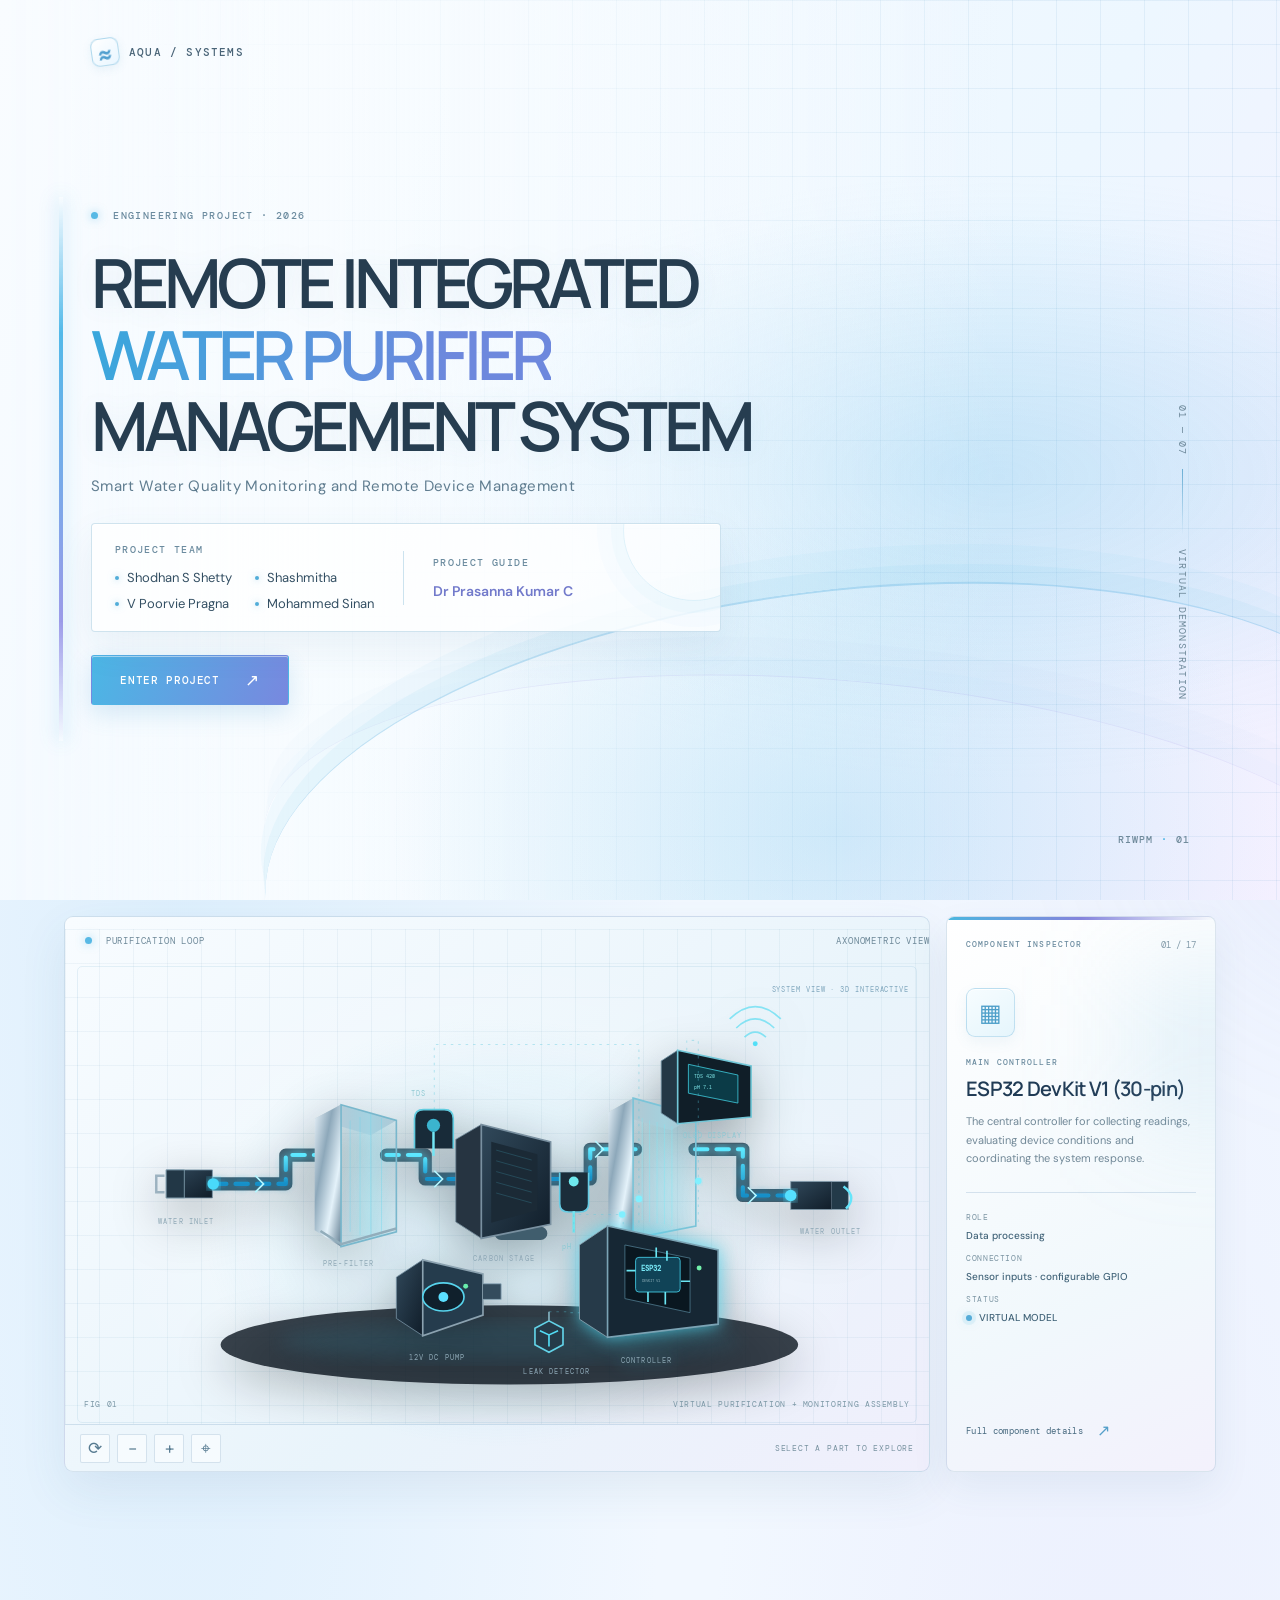
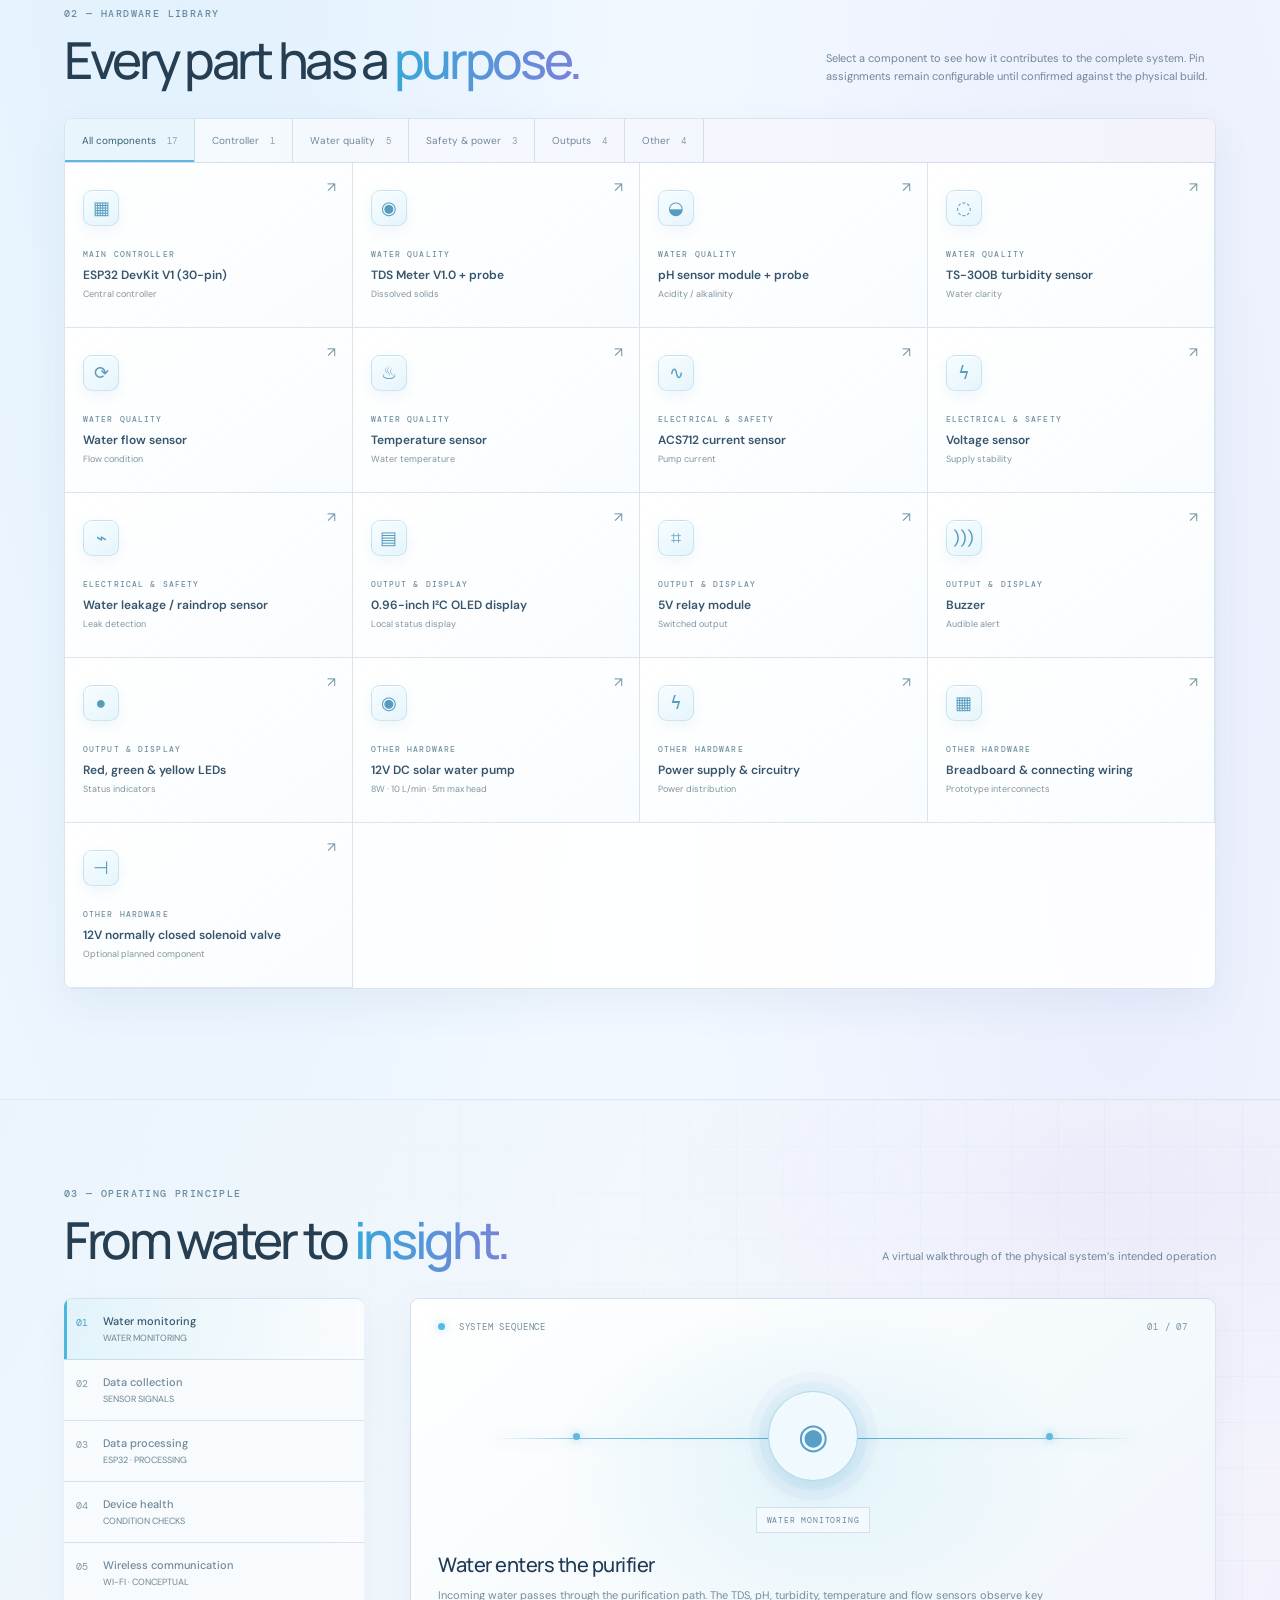
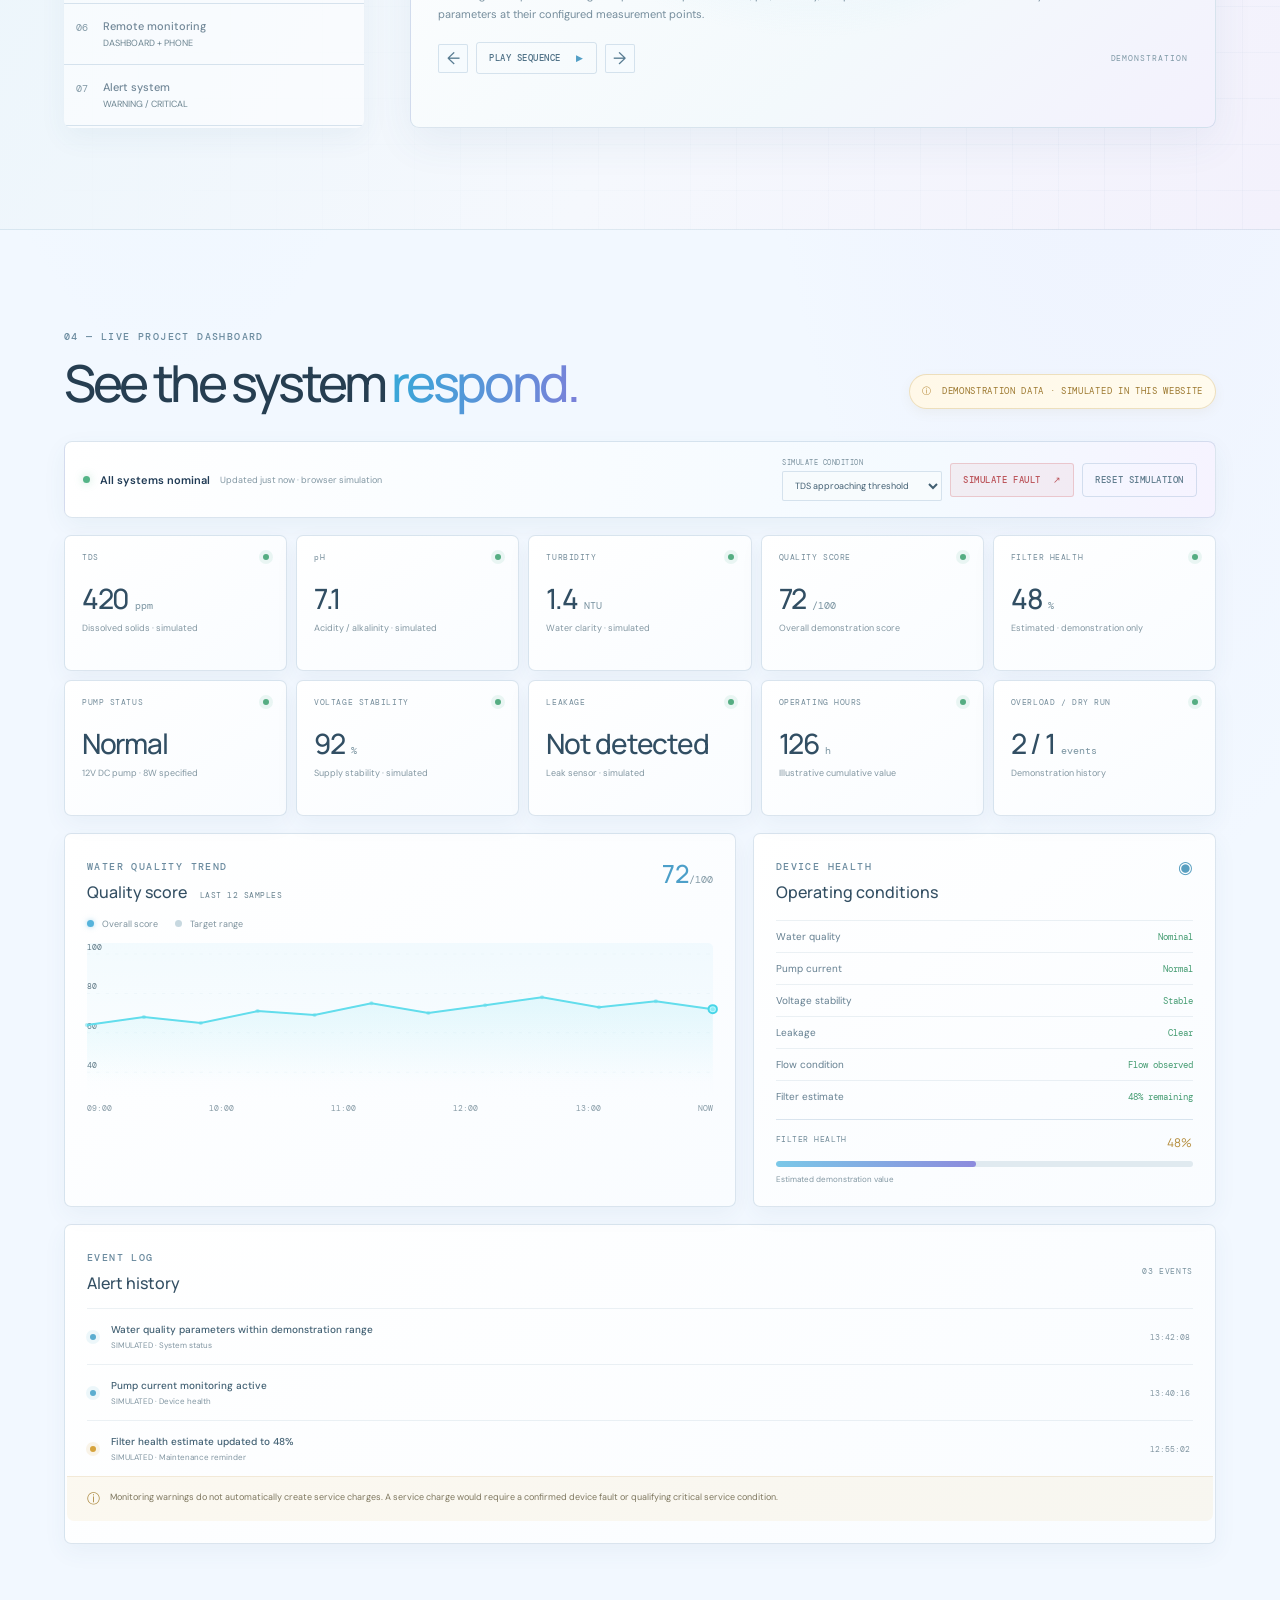
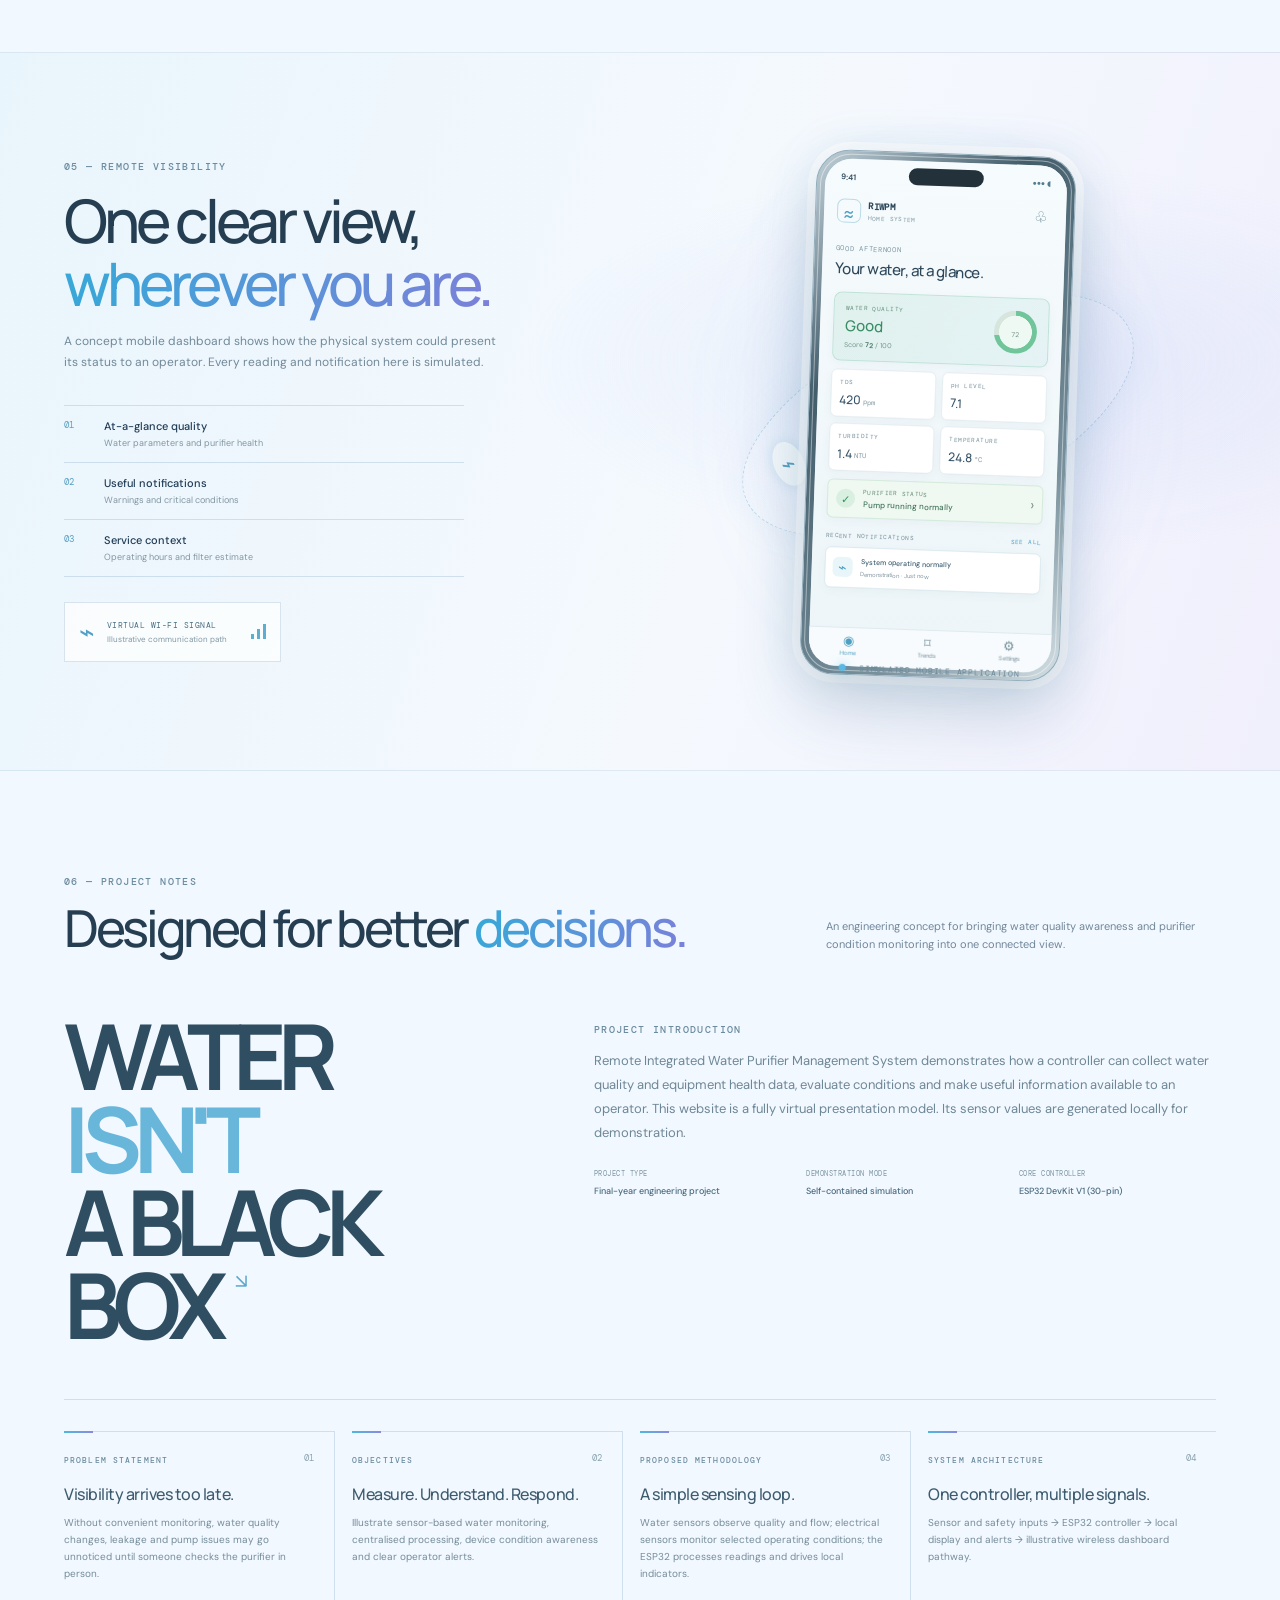
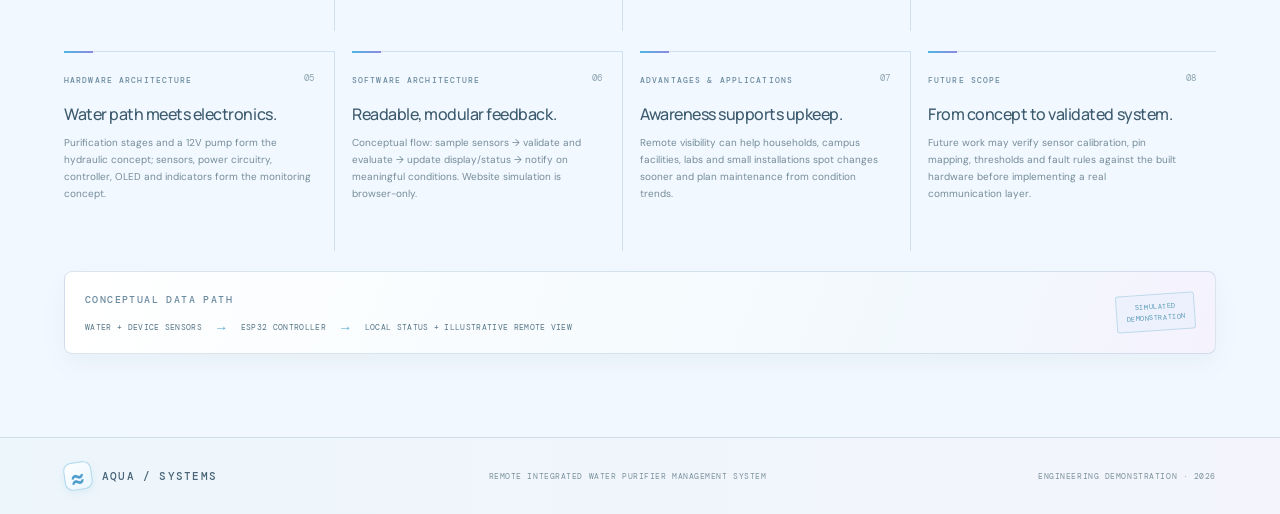
<file: index.html>
<!doctype html>
<html lang="en">
<head>
  <meta charset="utf-8" />
  <meta name="viewport" content="width=device-width, initial-scale=1" />
  <meta name="theme-color" content="#07111c" />
  <meta name="description" content="An interactive virtual demonstration of the Remote Integrated Water Purifier Management System." />
  <title>RIWPM — Water, understood.</title>
  <link rel="preconnect" href="https://fonts.googleapis.com" />
  <link rel="preconnect" href="https://fonts.gstatic.com" crossorigin />
  <link href="https://fonts.googleapis.com/css2?family=DM+Mono:wght@400;500&family=DM+Sans:wght@400;500;600;700&family=Manrope:wght@400;500;600;700;800&display=swap" rel="stylesheet" />
  <link rel="stylesheet" href="styles.css" />
</head>
<body>
  <div class="ambient ambient-one"></div><div class="ambient ambient-two"></div>
  <div class="intro" id="intro">
    <div class="intro-grid"></div><div class="intro-water"></div>
    <div class="intro-inner">
      <a class="brand intro-brand" href="#home"><span class="brand-mark">≈</span> AQUA / SYSTEMS</a>
      <div class="intro-content">
        <div class="eyebrow"><span class="pulse-dot"></span> ENGINEERING PROJECT · 2026</div>
        <h1>Remote integrated<br/><span>water purifier</span><br/>management system</h1>
        <p class="intro-subtitle">Smart Water Quality Monitoring and Remote Device Management</p>
        <div class="academic-card">
          <div class="academic-block"><div class="micro-label">PROJECT TEAM</div><div class="team-names"><span>Shodhan S Shetty</span><span>Shashmitha</span><span>V Poorvie Pragna</span><span>Mohammed Sinan</span></div></div>
          <div class="academic-divider"></div>
          <div class="academic-block guide-block"><div class="micro-label">PROJECT GUIDE</div><div class="guide-name">Dr Prasanna Kumar C</div></div>
        </div>
        <button class="button button-primary enter-button" id="enterProject">Enter project <span>↗</span></button>
      </div>
      <div class="intro-side-note"><span>01 — 07</span><i></i><span>VIRTUAL DEMONSTRATION</span></div>
      <div class="intro-watermark">RIWPM<span>·</span>01</div>
    </div>
  </div>

  <header class="topbar" id="topbar">
    <a class="brand" href="#home"><span class="brand-mark">≈</span> AQUA / SYSTEMS</a>
    <nav class="main-nav" aria-label="Main navigation">
      <a href="#home">Overview</a><a href="#model">3D model</a><a href="#components">Components</a><a href="#workflow">How it works</a><a href="#dashboard">Dashboard</a><a href="#mobile">Mobile app</a><a href="#about">Project</a>
    </nav>
    <div class="topbar-right"><a class="portal-entry" href="easy-dashboard.html">Simple dashboard <span>↗</span></a><span class="demo-chip"><i></i> DEMO MODE</span><button class="menu-toggle" id="menuToggle" aria-label="Open navigation">☰</button></div>
  </header>

  <main id="home">
    <section class="hero section-wrap">
      <div class="hero-copy"><div class="eyebrow"><span class="pulse-dot"></span> REMOTE INTEGRATED WATER PURIFIER MANAGEMENT</div>
        <h2>Water, <em>understood.</em></h2><p>A virtual window into a smarter purifier. Explore how quality sensing, device health and remote visibility come together.</p>
        <div class="hero-actions"><a class="button button-primary" href="#model">Explore the system <span>↗</span></a><a class="text-link" href="#workflow">See how it works <span>↓</span></a></div>
      </div>
      <div class="hero-aside"><div class="live-label"><span class="pulse-dot"></span> SIMULATED SYSTEM STATUS</div><div class="hero-aside-main"><span class="status-orb"></span><div><strong id="heroStatus">System healthy</strong><small>Virtual demonstration active</small></div></div><div class="hero-aside-bottom"><span>MODEL</span><b>RIWPM / 01</b><span>MODE</span><b>SIMULATED</b></div></div>
      <div class="hero-bottomline"><span>01 / PROJECT OVERVIEW</span><span>SCROLL TO EXPLORE <b>↓</b></span></div>
    </section>

    <section class="section-wrap model-section" id="model">
      <div class="section-heading"><div><div class="eyebrow">01 — SYSTEM EXPLORER</div><h2>A system you can <em>see inside.</em></h2></div><div class="section-heading-note">Drag to rotate · Scroll to zoom · Select a component to inspect</div></div>
      <div class="model-layout">
        <div class="model-stage" id="modelStage">
          <div class="stage-top"><span><i class="pulse-dot"></i> PURIFICATION LOOP</span><span>AXONOMETRIC VIEW <b>↗</b></span></div>
          <div class="model-canvas" id="modelCanvas" aria-label="Interactive purifier system model">
            <svg class="purifier-svg" id="purifierSvg" viewBox="0 0 900 600" role="img" aria-label="Interactive 3D-style water purifier and monitoring system">
              <defs>
                <linearGradient id="metal" x1="0" x2="1" y1="0" y2="1"><stop stop-color="#e9f3fa"/><stop offset=".35" stop-color="#8da8ba"/><stop offset=".68" stop-color="#e4f2fa"/><stop offset="1" stop-color="#617d91"/></linearGradient>
                <linearGradient id="darkMetal" x1="0" x2="1" y1="0" y2="1"><stop stop-color="#31495b"/><stop offset="1" stop-color="#101d29"/></linearGradient>
                <linearGradient id="glass" x1="0" x2="1"><stop stop-color="#46d4f4" stop-opacity=".04"/><stop offset=".5" stop-color="#6eeaff" stop-opacity=".26"/><stop offset="1" stop-color="#44c7e5" stop-opacity=".05"/></linearGradient>
                <linearGradient id="water" x1="0" x2="0" y1="0" y2="1"><stop stop-color="#5de8ff"/><stop offset="1" stop-color="#138fc8"/></linearGradient>
                <filter id="glow"><feGaussianBlur stdDeviation="5" result="blur"/><feMerge><feMergeNode in="blur"/><feMergeNode in="SourceGraphic"/></feMerge></filter>
                <filter id="softGlow"><feGaussianBlur stdDeviation="11"/></filter>
              </defs>
              <!-- floor shadow -->
              <ellipse cx="465" cy="504" rx="350" ry="48" fill="#06101a" opacity=".78"/><ellipse cx="465" cy="500" rx="280" ry="24" fill="#40ccef" opacity=".1" filter="url(#softGlow)"/>
              <!-- flowing plumbing -->
              <g class="pipe"><path d="M107 309 H194 V274 H249"/><path d="M316 274 H363 V303 H431"/><path d="M510 303 H563 V267 H618"/><path d="M690 267 H748 V323 H806"/><path d="M455 320 V369 H503"/></g>
              <g class="water-flow"><path d="M107 309 H194 V274 H249"/><path d="M316 274 H363 V303 H431"/><path d="M510 303 H563 V267 H618"/><path d="M690 267 H748 V323 H806"/></g>
              <!-- inlet -->
              <g class="component" data-component="inlet"><path d="M49 292 H105 V326 H49 Z" fill="url(#darkMetal)" stroke="#7995a7"/><path d="M49 292 H71 V326 H49 Z" fill="#223746" stroke="#87a4b4"/><path d="M47 299 H37 V319 H47" fill="none" stroke="#9cb2c0" stroke-width="3"/><circle cx="106" cy="309" r="7" fill="#48d9fa" filter="url(#glow)"/><text x="39" y="357" class="svg-label">WATER INLET</text></g>
              <!-- filters -->
              <g class="component" data-component="prefilter"><path d="M229 230 L260 213 L328 232 L297 250 Z" fill="#b7cbd7"/><path d="M229 230 V365 L261 385 V213 Z" fill="url(#metal)"/><path d="M261 213 L328 232 V367 L261 385 Z" fill="url(#glass)" stroke="#78b7cc" stroke-width="2"/><path d="M272 232 V367 M284 228 V371 M297 224 V374 M310 229 V371" stroke="#68d7ee" opacity=".45"/><path d="M236 366 L261 382 L328 363" fill="none" stroke="#92adbb" stroke-width="3"/><text x="239" y="408" class="svg-label">PRE-FILTER</text></g>
              <g class="component" data-component="carbon"><path d="M400 255 L431 237 L515 258 L483 277 Z" fill="#526373"/><path d="M400 255 V355 L431 375 V237 Z" fill="#263441" stroke="#768e9e"/><path d="M431 237 L515 258 V358 L431 375 Z" fill="url(#darkMetal)" stroke="#7990a0" stroke-width="2"/><path d="M443 258 L499 273 V341 L443 356 Z" fill="#1b2a36"/><path d="M449 268 L492 280 M449 281 L492 293 M449 294 L492 306 M449 307 L492 319 M449 320 L492 332" stroke="#50c9e3" opacity=".24"/><text x="421" y="402" class="svg-label">CARBON STAGE</text></g>
              <g class="component" data-component="membrane"><path d="M585 222 L615 205 L691 226 L661 244 Z" fill="#b8c9d2"/><path d="M585 222 V356 L615 375 V205 Z" fill="url(#metal)"/><path d="M615 205 L691 226 V360 L615 375 Z" fill="url(#glass)" stroke="#7bc4d8" stroke-width="2"/><path d="M626 229 V353 M635 232 V355 M644 234 V357 M653 237 V358 M662 239 V360" stroke="#7de8f4" opacity=".5"/><text x="610" y="398" class="svg-label">MEMBRANE</text></g>
              <!-- sensor pods on the line -->
              <g class="component" data-component="tds"><path d="M350 266 V230 Q350 219 361 219 H386 Q397 219 397 230 V266" fill="#182b39" stroke="#61cce0" stroke-width="2"/><circle cx="373" cy="238" r="8" fill="#45d7f5" opacity=".8"/><path d="M373 246 V275" stroke="#72e5f4" stroke-width="3"/><text x="346" y="202" class="svg-small">TDS</text></g>
              <g class="component" data-component="ph"><path d="M526 295 V333 Q526 343 537 343 H550 Q561 343 561 333 V295" fill="#1b2d3a" stroke="#66cce4" stroke-width="2"/><path d="M543 342 V368" stroke="#73e4ee" stroke-width="3"/><circle cx="543" cy="306" r="6" fill="#6ee8ed"/><text x="529" y="388" class="svg-small">pH</text></g>
              <!-- pump -->
              <g class="component" data-component="pump"><path d="M328 422 L360 401 L433 418 L401 440 Z" fill="#8399a8"/><path d="M328 422 V472 L360 493 V401 Z" fill="url(#darkMetal)" stroke="#7590a2"/><path d="M360 401 L433 418 V468 L360 493 Z" fill="#253c4d" stroke="#8ba2b0" stroke-width="2"/><ellipse cx="385" cy="446" rx="25" ry="17" fill="#10202c" stroke="#57d4ed" stroke-width="2"/><circle cx="385" cy="446" r="6" fill="#5bdfff"/><path d="M433 430 H455 V449 H433" fill="#344c5d" stroke="#8ca8b9"/><text x="343" y="522" class="svg-label">12V DC PUMP</text><circle cx="412" cy="433" r="3" fill="#69edac" class="led-blink"/></g>
              <!-- control box -->
              <g class="component" data-component="esp32"><path d="M550 383 L584 360 L718 389 L683 414 Z" fill="#829bad"/><path d="M550 383 V473 L584 495 V360 Z" fill="#263a49" stroke="#8ca6b3"/><path d="M584 360 L718 389 V479 L584 495 Z" fill="#162734" stroke="#7ba3b4" stroke-width="2"/><path d="M605 383 L684 399 V465 L605 448 Z" fill="#0a1720" stroke="#4d788b"/><rect x="618" y="398" width="54" height="42" rx="4" fill="#104357" stroke="#47d2ec"/><text x="624" y="415" class="board-text">ESP32</text><text x="626" y="428" class="board-sub">DEVKIT V1</text><path d="M643 398 V386 M656 402 V390 M618 414 H607 M673 427 H684 M633 440 V452 M654 440 V455" stroke="#6be7f4" stroke-width="2"/><circle cx="695" cy="411" r="3" fill="#72f0aa" class="led-blink"/><text x="600" y="526" class="svg-label">CONTROLLER</text></g>
              <!-- oled -->
              <g class="component" data-component="oled"><path d="M649 160 L669 147 L758 166 L738 180 Z" fill="#849eae"/><path d="M649 160 V223 L669 236 V147 Z" fill="#233846" stroke="#7797a9"/><path d="M669 147 L758 166 V228 L669 236 Z" fill="#101e28" stroke="#72c7d8" stroke-width="2"/><path d="M682 164 L742 177 V211 L682 199 Z" fill="#0b3b47" stroke="#3fc8d8"/><text x="689" y="180" class="oled-text">TDS 420</text><text x="689" y="194" class="oled-text">pH  7.1</text><text x="676" y="253" class="svg-small">OLED DISPLAY</text></g>
              <!-- leak detector -->
              <g class="component" data-component="leak"><path d="M496 484 l17 -9 17 9 v20 l-17 9 -17 -9 Z" fill="#253b49" stroke="#62d3e8" stroke-width="2"/><path d="M502 487 l11 5 11 -5 M513 492 v14" fill="none" stroke="#52dcf5" stroke-width="2"/><path d="M513 475 V464" stroke="#84b3c1" stroke-width="2"/><text x="482" y="539" class="svg-label">LEAK DETECTOR</text></g>
              <!-- flow and direction arrows -->
              <g class="flow-arrows"><path d="M157 299 l10 10 -10 10 M374 293 l10 10 -10 10 M569 257 l10 10 -10 10 M754 313 l10 10 -10 10" fill="none" stroke="#b4f6ff" stroke-width="2"/></g>
              <!-- sensor bus -->
              <g class="signal-lines"><path d="M374 219 V140 H622 V360"/><path d="M543 367 V346 H603 V360"/><path d="M680 147 V135 H694 V360"/><path d="M513 464 H537 V465 H550"/></g>
              <g class="signal-points"><circle r="4"><animateMotion dur="2.5s" repeatCount="indefinite" path="M374 219 V140 H622 V360"/></circle><circle r="4"><animateMotion dur="2.8s" repeatCount="indefinite" path="M543 367 V346 H603 V360"/></circle><circle r="4"><animateMotion dur="3s" repeatCount="indefinite" path="M680 147 V135 H694 V360"/></circle></g>
              <!-- outlet -->
              <g class="component" data-component="outlet"><path d="M806 306 H856 V340 H806 Z" fill="url(#darkMetal)" stroke="#809aab"/><path d="M856 306 H876 V340 H856" fill="#233a49" stroke="#8fa7b6"/><circle cx="806" cy="323" r="7" fill="#56e0ff" filter="url(#glow)"/><path d="M870 312 C883 321 881 331 873 339" fill="none" stroke="#65e5fb" stroke-width="3"/><text x="817" y="370" class="svg-label">WATER OUTLET</text></g>
              <!-- wifi waves -->
              <g class="wifi-waves"><path d="M732 109 Q763 79 794 109 M740 120 Q763 98 786 120 M750 131 Q763 119 776 131"/><circle cx="763" cy="139" r="3" fill="#53dff7"/></g>
            </svg>
            <div class="model-caption"><span>FIG 01</span><span>VIRTUAL PURIFICATION + MONITORING ASSEMBLY</span></div>
          </div>
          <div class="stage-controls"><button id="rotateModel" class="icon-button" title="Toggle model rotation">⟳</button><button id="zoomOut" class="icon-button" title="Zoom out">−</button><button id="zoomIn" class="icon-button" title="Zoom in">+</button><button id="resetModel" class="icon-button" title="Reset view">⌖</button><span class="stage-hint">SELECT A PART TO EXPLORE</span></div>
        </div>
        <aside class="model-inspector" id="modelInspector"><div class="inspector-top"><span class="micro-label">COMPONENT INSPECTOR</span><span class="inspector-index">01 / 12</span></div><div class="inspector-icon" id="inspectorIcon">◈</div><div class="micro-label" id="inspectorType">CORE CONTROLLER</div><h3 id="inspectorName">ESP32 DevKit V1</h3><p id="inspectorText">The central controller gathers sensor readings, evaluates device conditions and coordinates the system response.</p><div class="inspector-spec"><span>ROLE</span><b id="inspectorRole">Data processing</b><span>CONNECTION</span><b id="inspectorConnection">Sensor inputs · configurable GPIO</b><span>STATUS</span><b class="spec-status"><i></i> VIRTUAL MODEL</b></div><button class="text-link" id="openComponent">Full component details <span>↗</span></button></aside>
      </div>
    </section>

    <section class="section-wrap component-section" id="components">
      <div class="section-heading"><div><div class="eyebrow">02 — HARDWARE LIBRARY</div><h2>Every part has a <em>purpose.</em></h2></div><p class="heading-description">Select a component to see how it contributes to the complete system. Pin assignments remain configurable until confirmed against the physical build.</p></div>
      <div class="component-browser"><div class="component-tabs" id="componentTabs"><button class="active" data-filter="all">All components <span>17</span></button><button data-filter="controller">Controller <span>1</span></button><button data-filter="water">Water quality <span>5</span></button><button data-filter="safety">Safety & power <span>3</span></button><button data-filter="output">Outputs <span>4</span></button><button data-filter="other">Other <span>4</span></button></div><div class="component-grid" id="componentGrid"></div></div>
    </section>

    <section class="workflow-section" id="workflow"><div class="section-wrap workflow-wrap"><div class="section-heading"><div><div class="eyebrow">03 — OPERATING PRINCIPLE</div><h2>From water to <em>insight.</em></h2></div><div class="section-heading-note">A virtual walkthrough of the physical system’s intended operation</div></div>
      <div class="workflow-layout"><div class="steps-list" id="stepsList"></div><div class="workflow-visual"><div class="workflow-visual-top"><span><i class="pulse-dot"></i> SYSTEM SEQUENCE</span><span id="stepCounter">01 / 07</span></div><div class="workflow-animation" id="workflowAnimation"><div class="workflow-waterline"></div><div class="workflow-icon" id="workflowIcon">◉</div><div class="workflow-route"><i></i><i></i><i></i></div><div class="workflow-node" id="workflowNode">WATER MONITORING</div></div><h3 id="workflowTitle">Water enters the purifier</h3><p id="workflowDescription">Incoming water passes through the purification path. The TDS, pH, turbidity, temperature and flow sensors observe key parameters at their configured measurement points.</p><div class="workflow-footer"><button class="icon-button" id="prevStep">←</button><button class="button button-small" id="playSteps">Play sequence <span>▶</span></button><button class="icon-button" id="nextStep">→</button><span class="sim-tag">DEMONSTRATION</span></div></div></div>
    </div></section>

    <section class="section-wrap dashboard-section" id="dashboard"><div class="section-heading"><div><div class="eyebrow">04 — LIVE PROJECT DASHBOARD</div><h2>See the system <em>respond.</em></h2></div><div class="demo-notice"><span>ⓘ</span> DEMONSTRATION DATA · SIMULATED IN THIS WEBSITE</div></div>
      <div class="dashboard-toolbar"><div><span class="live-dot"></span><b id="dashboardState">All systems nominal</b><span class="updated-at">Updated just now · browser simulation</span></div><div class="toolbar-actions"><label class="select-wrap"><span>SIMULATE CONDITION</span><select id="faultSelect"><option value="tds">TDS approaching threshold</option><option value="ph">Abnormal pH</option><option value="turbidity">High turbidity</option><option value="leak">Leak detected</option><option value="overload">Pump overload</option><option value="dryrun">Dry run condition</option><option value="voltage">Low voltage</option><option value="filter">Filter replacement warning</option></select></label><button class="button button-danger" id="simulateFault">Simulate fault <span>↗</span></button><button class="button button-quiet" id="resetSimulation">Reset simulation</button></div></div>
      <div class="metric-grid" id="metricGrid"></div>
      <div class="dashboard-lower"><div class="chart-card"><div class="card-heading"><div><span class="micro-label">WATER QUALITY TREND</span><h3>Quality score <span class="chart-range">LAST 12 SAMPLES</span></h3></div><span class="chart-value" id="qualityTrendValue">72<span>/100</span></span></div><div class="chart-legend"><span><i class="legend-cyan"></i> Overall score</span><span><i class="legend-muted"></i> Target range</span></div><div class="chart-area" id="qualityChart"></div><div class="chart-x-labels"><span>09:00</span><span>10:00</span><span>11:00</span><span>12:00</span><span>13:00</span><span>NOW</span></div></div>
        <div class="health-card"><div class="card-heading"><div><span class="micro-label">DEVICE HEALTH</span><h3>Operating conditions</h3></div><span class="health-mark">◉</span></div><div class="health-list" id="healthList"></div><div class="filter-health"><div class="filter-top"><span>FILTER HEALTH</span><b id="filterPercent">48%</b></div><div class="progress-track"><i id="filterProgress" style="width:48%"></i></div><small>Estimated demonstration value</small></div></div>
      </div>
      <div class="alert-card"><div class="alert-heading"><div><span class="micro-label">EVENT LOG</span><h3>Alert history</h3></div><span class="event-count" id="eventCount">03 EVENTS</span></div><div class="alert-list" id="alertHistory"></div><div class="billing-note"><span>ⓘ</span><p>Monitoring warnings do not automatically create service charges. A service charge would require a confirmed device fault or qualifying critical service condition.</p></div></div>
    </section>

    <section class="mobile-section" id="mobile"><div class="section-wrap mobile-wrap"><div class="mobile-copy"><div class="eyebrow">05 — REMOTE VISIBILITY</div><h2>One clear view,<br/><em>wherever you are.</em></h2><p>A concept mobile dashboard shows how the physical system could present its status to an operator. Every reading and notification here is simulated.</p><div class="mobile-features"><div><span>01</span><b>At-a-glance quality</b><small>Water parameters and purifier health</small></div><div><span>02</span><b>Useful notifications</b><small>Warnings and critical conditions</small></div><div><span>03</span><b>Service context</b><small>Operating hours and filter estimate</small></div></div><div class="wifi-transmission"><span class="wifi-icon">⌁</span><div><b>VIRTUAL WI-FI SIGNAL</b><small>Illustrative communication path</small></div><span class="signal-bars"><i></i><i></i><i></i></span></div></div>
        <div class="phone-scene"><div class="phone-glow"></div><div class="phone-link-orbit"><span>⌁</span></div><div class="phone" id="phone"><div class="phone-frame"><div class="phone-island"></div><div class="phone-screen"><div class="phone-status"><span>9:41</span><span>●●● ◖</span></div><div class="app-top"><span class="app-logo">≈</span><span>RIWPM <small>HOME SYSTEM</small></span><button aria-label="Notifications">♧</button></div><div class="app-greeting"><small>GOOD AFTERNOON</small><b>Your water, at a glance.</b></div><div class="app-quality"><div><small>WATER QUALITY</small><b id="phoneQuality">Good</b><span>Score <strong id="phoneScore">72</strong> / 100</span></div><div class="quality-ring"><span id="phoneRing">72</span></div></div><div class="app-reading-grid"><div><small>TDS</small><b id="phoneTds">420 <i>ppm</i></b></div><div><small>pH LEVEL</small><b id="phonePh">7.1</b></div><div><small>TURBIDITY</small><b id="phoneTurbidity">1.4 <i>NTU</i></b></div><div><small>TEMPERATURE</small><b id="phoneTemp">24.8 <i>°C</i></b></div></div><div class="app-pump"><span class="pump-check">✓</span><div><small>PURIFIER STATUS</small><b id="phonePump">Pump running normally</b></div><span class="app-chevron">›</span></div><div class="app-notify-title">RECENT NOTIFICATIONS <a href="#dashboard">SEE ALL</a></div><div class="app-notification" id="phoneNotification"><span class="notification-icon">⌁</span><div><b>System operating normally</b><small>Demonstration · Just now</small></div></div><div class="app-bottom-nav"><span class="selected">◉<small>Home</small></span><span>⌑<small>Trends</small></span><span>⚙<small>Settings</small></span></div></div></div><div class="phone-label"><span class="pulse-dot"></span> SIMULATED MOBILE APPLICATION</div></div></div>
      </div></section>

    <section class="section-wrap about-section" id="about"><div class="section-heading"><div><div class="eyebrow">06 — PROJECT NOTES</div><h2>Designed for better <em>decisions.</em></h2></div><p class="heading-description">An engineering concept for bringing water quality awareness and purifier condition monitoring into one connected view.</p></div>
      <div class="about-intro"><div class="about-abstract">WATER<br/><em>ISN'T</em><br/>A BLACK BOX<span>↘</span></div><div class="about-copy"><div class="micro-label">PROJECT INTRODUCTION</div><p>Remote Integrated Water Purifier Management System demonstrates how a controller can collect water quality and equipment health data, evaluate conditions and make useful information available to an operator. This website is a fully virtual presentation model. Its sensor values are generated locally for demonstration.</p><div class="project-facts"><div><small>PROJECT TYPE</small><b>Final-year engineering project</b></div><div><small>DEMONSTRATION MODE</small><b>Self-contained simulation</b></div><div><small>CORE CONTROLLER</small><b>ESP32 DevKit V1 (30-pin)</b></div></div></div></div>
      <div class="about-grid"><article><span class="about-number">01</span><div class="micro-label">PROBLEM STATEMENT</div><h3>Visibility arrives too late.</h3><p>Without convenient monitoring, water quality changes, leakage and pump issues may go unnoticed until someone checks the purifier in person.</p></article><article><span class="about-number">02</span><div class="micro-label">OBJECTIVES</div><h3>Measure. Understand. Respond.</h3><p>Illustrate sensor-based water monitoring, centralised processing, device condition awareness and clear operator alerts.</p></article><article><span class="about-number">03</span><div class="micro-label">PROPOSED METHODOLOGY</div><h3>A simple sensing loop.</h3><p>Water sensors observe quality and flow; electrical sensors monitor selected operating conditions; the ESP32 processes readings and drives local indicators.</p></article><article><span class="about-number">04</span><div class="micro-label">SYSTEM ARCHITECTURE</div><h3>One controller, multiple signals.</h3><p>Sensor and safety inputs → ESP32 controller → local display and alerts → illustrative wireless dashboard pathway.</p></article><article><span class="about-number">05</span><div class="micro-label">HARDWARE ARCHITECTURE</div><h3>Water path meets electronics.</h3><p>Purification stages and a 12V pump form the hydraulic concept; sensors, power circuitry, controller, OLED and indicators form the monitoring concept.</p></article><article><span class="about-number">06</span><div class="micro-label">SOFTWARE ARCHITECTURE</div><h3>Readable, modular feedback.</h3><p>Conceptual flow: sample sensors → validate and evaluate → update display/status → notify on meaningful conditions. Website simulation is browser-only.</p></article><article><span class="about-number">07</span><div class="micro-label">ADVANTAGES & APPLICATIONS</div><h3>Awareness supports upkeep.</h3><p>Remote visibility can help households, campus facilities, labs and small installations spot changes sooner and plan maintenance from condition trends.</p></article><article><span class="about-number">08</span><div class="micro-label">FUTURE SCOPE</div><h3>From concept to validated system.</h3><p>Future work may verify sensor calibration, pin mapping, thresholds and fault rules against the built hardware before implementing a real communication layer.</p></article></div>
      <div class="architecture-strip"><div><span class="micro-label">CONCEPTUAL DATA PATH</span><p><span>WATER + DEVICE SENSORS</span><b>→</b><span>ESP32 CONTROLLER</span><b>→</b><span>LOCAL STATUS + ILLUSTRATIVE REMOTE VIEW</span></p></div><span class="simulation-stamp">SIMULATED<br/>DEMONSTRATION</span></div>
    </section>
  </main>

  <footer class="footer"><div class="section-wrap footer-inner"><a class="brand" href="#home"><span class="brand-mark">≈</span> AQUA / SYSTEMS</a><span>REMOTE INTEGRATED WATER PURIFIER MANAGEMENT SYSTEM</span><span>ENGINEERING DEMONSTRATION · 2026</span></div></footer>

  <div class="modal-backdrop" id="componentModal" aria-hidden="true"><div class="component-modal" role="dialog" aria-modal="true" aria-labelledby="modalName"><button class="modal-close" id="closeModal" aria-label="Close details">×</button><div class="modal-head"><div class="inspector-icon" id="modalIcon">◈</div><div><div class="micro-label" id="modalCategory">COMPONENT</div><h2 id="modalName">Component name</h2><p id="modalSummary"></p></div></div><div class="modal-body"><div class="modal-visual" id="modalVisual"></div><div class="modal-details" id="modalDetails"></div></div><div class="modal-foot"><span>PIN ASSIGNMENTS ARE CONFIGURABLE / TO BE VERIFIED AGAINST THE PHYSICAL BUILD</span><button class="button button-quiet" id="modalDone">Close details</button></div></div></div>
  <div class="toast-stack" id="toastStack" aria-live="polite"></div>
  <script src="app.js"></script>
</body>
</html>
</file>
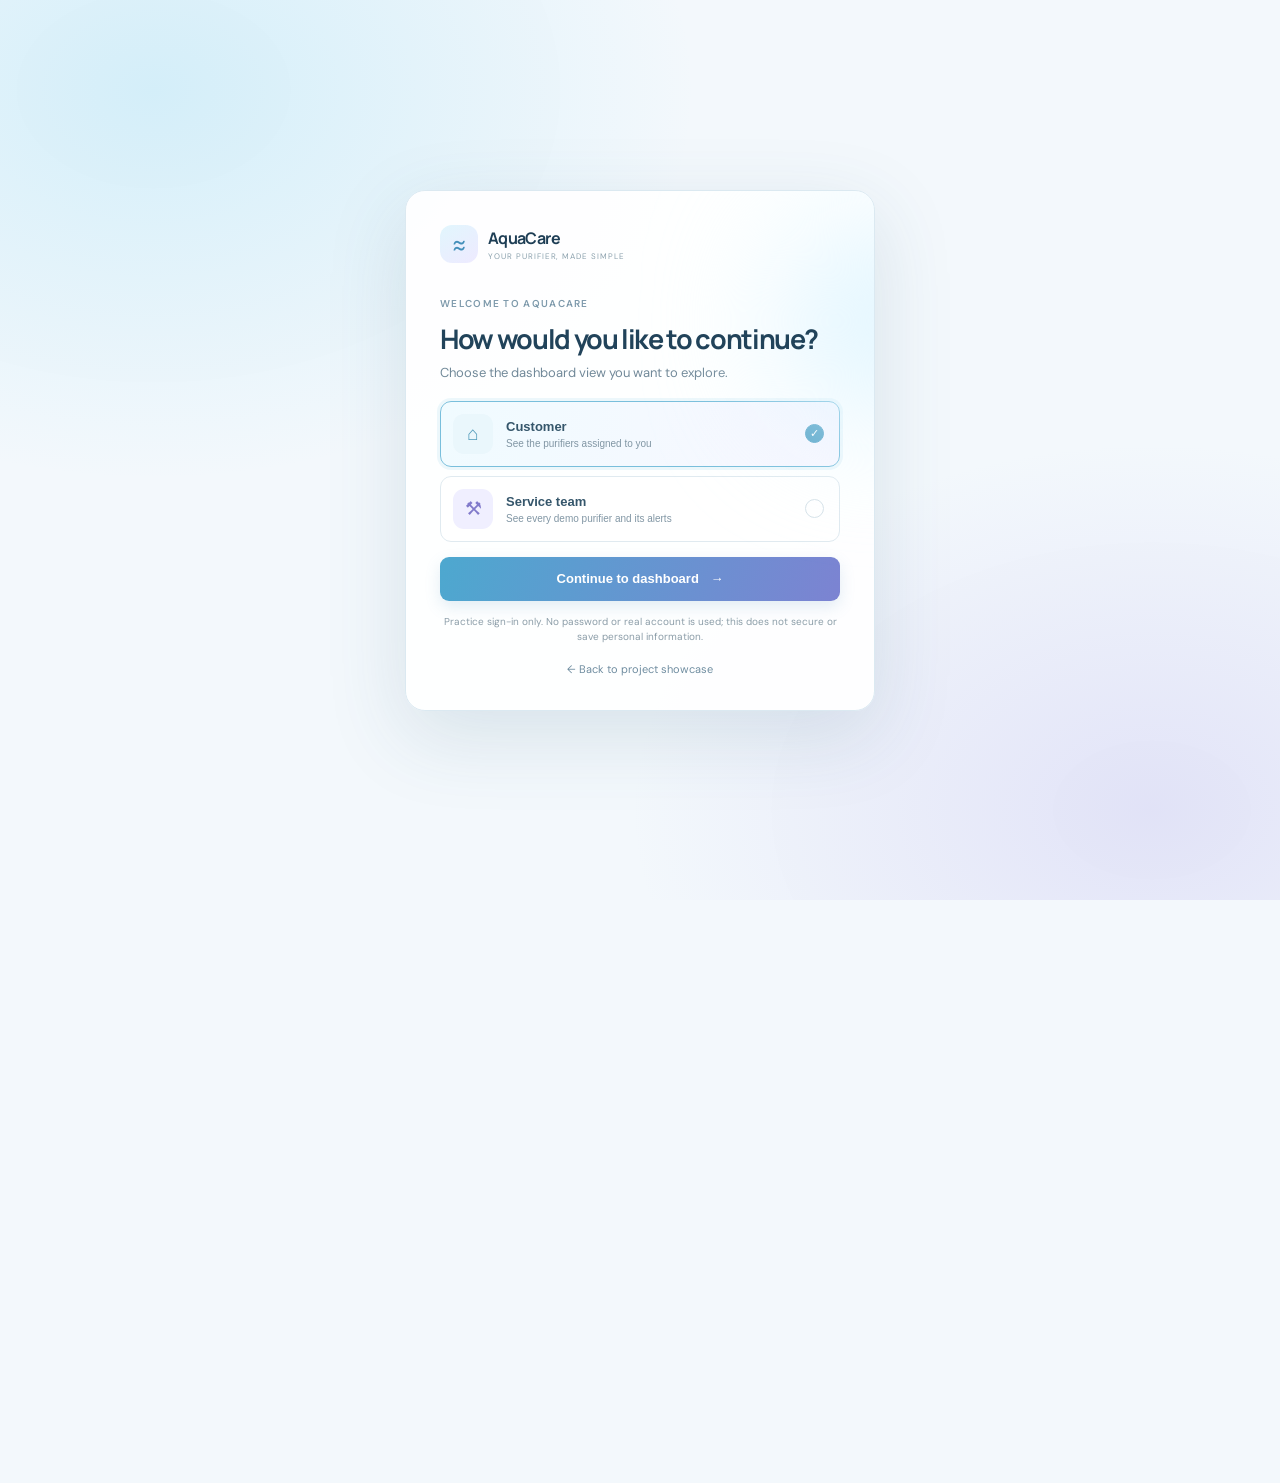
<file: easy-dashboard.html>
<!doctype html>
<html lang="en">
<head>
  <meta charset="utf-8" />
  <meta name="viewport" content="width=device-width, initial-scale=1" />
  <meta name="theme-color" content="#f3f9ff" />
  <meta name="description" content="A simple, simulated dashboard for purifier customers and service providers." />
  <title>AquaCare — Simple Purifier Dashboard</title>
  <link rel="preconnect" href="https://fonts.googleapis.com" />
  <link rel="preconnect" href="https://fonts.gstatic.com" crossorigin />
  <link href="https://fonts.googleapis.com/css2?family=DM+Sans:wght@400;500;600;700&family=Manrope:wght@500;600;700;800&display=swap" rel="stylesheet" />
  <link rel="stylesheet" href="easy-dashboard.css" />
</head>
<body class="logged-out">
  <section class="login-gate" id="loginGate" aria-labelledby="loginTitle"><div class="login-card"><a class="brand login-brand" href="index.html"><span>≈</span><b>AquaCare<small>YOUR PURIFIER, MADE SIMPLE</small></b></a><div class="login-glow"></div><span class="eyebrow">WELCOME TO AQUACARE</span><h1 id="loginTitle">How would you like to continue?</h1><p class="login-intro">Choose the dashboard view you want to explore.</p><div class="login-roles" role="group" aria-label="Choose a demo account"><button class="login-role selected" data-login-role="customer" aria-pressed="true"><span class="login-role-icon">⌂</span><span><b>Customer</b><small>See the purifiers assigned to you</small></span><i>✓</i></button><button class="login-role" data-login-role="provider" aria-pressed="false"><span class="login-role-icon">⚒</span><span><b>Service team</b><small>See every demo purifier and its alerts</small></span><i>✓</i></button></div><button class="primary-button login-submit" id="loginContinue">Continue to dashboard <span>→</span></button><p class="demo-login-note">Practice sign-in only. No password or real account is used; this does not secure or save personal information.</p><a class="login-home" href="index.html">← Back to project showcase</a></div></section>
  <header class="topbar"><a class="brand" href="index.html"><span>≈</span><b>AquaCare<small>YOUR PURIFIER, MADE SIMPLE</small></b></a><div class="topbar-right"><span class="demo-pill"><i></i> Practice demo</span><button class="back-link switch-account" id="switchAccount">Switch account</button><a class="back-link" href="index.html">Project home ↗</a></div></header>
  <main class="page-shell">
    <section class="welcome"><div><span class="eyebrow">YOUR WATER AT A GLANCE</span><h1>Good morning, <em>Shodhan.</em></h1><p>Here’s a simple update on the water purifiers connected to this demo account.</p></div><div class="role-box"><span>Who are you viewing as?</span><div class="role-switch" role="group" aria-label="Choose dashboard view"><button class="role-button active" data-role="customer">Customer</button><button class="role-button" data-role="provider">Service team</button></div></div></section>
    <aside class="demo-note"><span>ⓘ</span><p><b>This is a practice demo.</b> The numbers and alerts are made up for demonstration. This page is not connected to real purifiers.</p></aside>
    <section class="summary-grid" id="summaryGrid" aria-label="Simple summary"></section>
    <section class="section-heading"><div><span class="eyebrow">YOUR EQUIPMENT</span><h2 id="unitsHeading">Purifiers assigned to you</h2><p id="unitsDescription">Tap “See details” to learn more about each purifier.</p></div><label class="building-filter"><span>Building</span><select id="buildingSelect" aria-label="Choose a building"></select></label></section>
    <section class="unit-grid" id="unitGrid" aria-live="polite"></section>
    <section class="alert-section"><div class="section-heading alert-heading"><div><span class="eyebrow">RECENT UPDATES</span><h2 id="alertHeading">Updates about your purifiers</h2><p>Warnings are here to help you check what’s happening. They do not automatically mean you have to pay.</p></div><span class="alert-count" id="alertCount">0 updates</span></div><div class="updates-list" id="updatesList"></div><div class="billing-help"><span>✓</span><p><b>No surprise service charges.</b> A warning by itself does not create a bill. A service charge would only be considered after a real fault is checked and confirmed.</p></div></section>
    <section class="demo-tools"><div><span class="eyebrow">SHOW HOW AN ALERT WORKS</span><h2>Try a made-up problem</h2><p>Choose a purifier and a problem to see the dashboard update. This only changes the practice demo.</p></div><div class="tool-controls"><label><span>Which purifier?</span><select id="faultUnit"></select></label><label><span>What should we pretend happened?</span><select id="faultType"><option value="leak">Water leak — urgent</option><option value="tds">Water reading changed</option><option value="ph">Water pH needs checking</option><option value="turbidity">Water looks cloudy</option><option value="lowVoltage">Power is too low</option><option value="dryRun">No water is flowing</option><option value="overload">Pump is working too hard</option><option value="filter">Filter may need changing</option></select></label><button class="primary-button" id="simulateButton">Show me an alert <span>→</span></button><button class="reset-button" id="resetButton">Start over</button></div></section>
    <footer class="footer"><span>All information on this page is simulated.</span><nav><a href="index.html">Project showcase</a><a href="portal.html">Full service portal</a></nav></footer>
  </main>
  <div class="toast" id="toast" role="status" aria-live="polite"></div>
  <script src="easy-dashboard.js"></script>
</body>
</html>
</file>
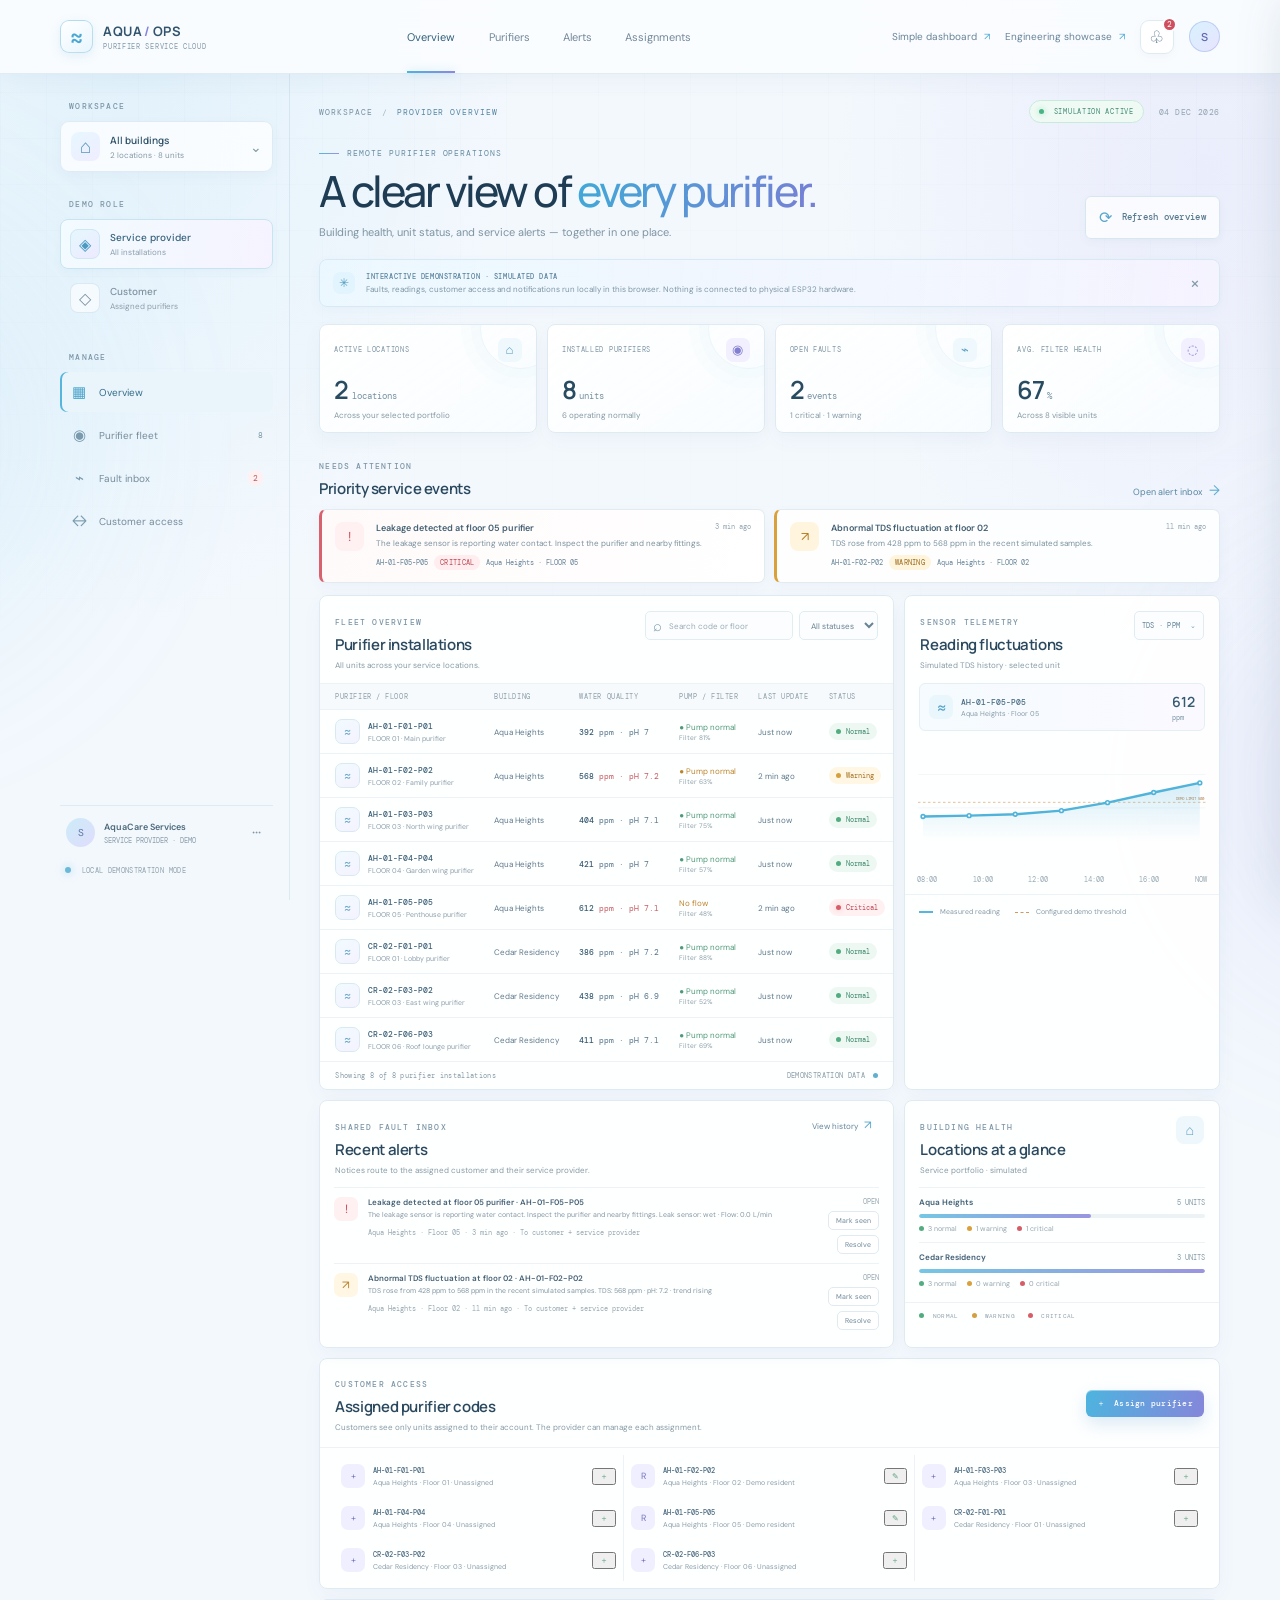
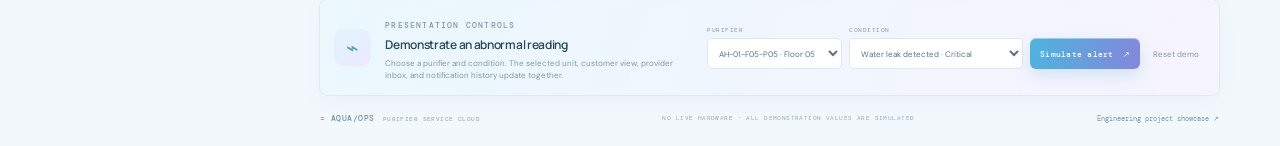
<file: portal.html>
<!doctype html>
<html lang="en">
<head>
  <meta charset="utf-8" />
  <meta name="viewport" content="width=device-width, initial-scale=1" />
  <meta name="theme-color" content="#eef7ff" />
  <meta name="description" content="A multi-building purifier service portal demo with separate provider and customer dashboards." />
  <title>AquaOps — Purifier Service Portal</title>
  <link rel="preconnect" href="https://fonts.googleapis.com" />
  <link rel="preconnect" href="https://fonts.gstatic.com" crossorigin />
  <link href="https://fonts.googleapis.com/css2?family=DM+Mono:wght@400;500&family=DM+Sans:wght@400;500;600;700&family=Manrope:wght@400;500;600;700;800&display=swap" rel="stylesheet" />
  <link rel="stylesheet" href="portal.css" />
</head>
<body>
  <div class="ambient ambient-blue"></div><div class="ambient ambient-purple"></div>
  <header class="topbar">
    <a class="brand" href="#top" aria-label="AquaOps home"><span class="brand-icon">≈</span><span>AQUA<span class="brand-slash">/</span>OPS<small>PURIFIER SERVICE CLOUD</small></span></a>
    <nav class="top-links" aria-label="Main navigation"><a class="active" href="#dashboard">Overview</a><a href="#units">Purifiers</a><a href="#alerts">Alerts</a><a href="#assignments">Assignments</a></nav>
    <div class="top-actions"><a class="project-link" href="easy-dashboard.html">Simple dashboard <span>↗</span></a><a class="project-link" href="index.html">Engineering showcase <span>↗</span></a><button class="icon-btn notification-trigger" id="notificationTrigger" aria-label="Open notification center">♧<i id="notificationBadge">2</i></button><button class="avatar" aria-label="Demo account">S</button></div>
    <button class="mobile-menu" id="mobileMenu" aria-label="Open menu">☰</button>
  </header>
  <main id="top">
    <div class="app-shell">
      <aside class="sidebar">
        <div class="sidebar-top"><div class="sidebar-label">WORKSPACE</div><button class="workspace-select" id="buildingPicker"><span class="building-symbol">⌂</span><span><b id="selectedBuildingName">All buildings</b><small id="selectedBuildingMeta">2 locations · 8 units</small></span><span class="chevron">⌄</span></button><div class="building-menu" id="buildingMenu"></div></div>
        <div class="sidebar-label role-label">DEMO ROLE</div>
        <div class="role-switch" role="group" aria-label="Choose dashboard role"><button class="role-option active" data-role="provider"><span>◈</span><span><b>Service provider</b><small>All installations</small></span></button><button class="role-option" data-role="customer"><span>◇</span><span><b>Customer</b><small>Assigned purifiers</small></span></button></div>
        <div class="sidebar-label nav-label">MANAGE</div>
        <nav class="side-nav" aria-label="Workspace sections"><a class="selected" href="#dashboard"><span>▦</span>Overview</a><a href="#units"><span>◉</span>Purifier fleet <i id="unitNavCount">8</i></a><a href="#alerts"><span>⌁</span>Fault inbox <i class="nav-alert-count" id="alertNavCount">2</i></a><a href="#assignments" id="assignmentNav"><span>↔</span>Customer access</a></nav>
        <div class="sidebar-spacer"></div>
        <div class="demo-account"><div class="demo-account-icon">S</div><div><b id="accountName">Shodhan Shetty</b><small id="accountRole">SERVICE PROVIDER · DEMO</small></div><button aria-label="Account menu">···</button></div>
        <div class="sidebar-foot"><span class="cloud-pulse"></span> LOCAL DEMONSTRATION MODE</div>
      </aside>
      <section class="main-content" id="dashboard">
        <div class="page-top"><div class="breadcrumb"><span>WORKSPACE</span><b>/</b><span id="breadcrumbRole">PROVIDER OVERVIEW</span></div><div class="page-top-meta"><span class="live-chip"><i></i> SIMULATION ACTIVE</span><span class="today" id="todayLabel">12 NOV 2026</span></div></div>
        <div class="welcome-row"><div><div class="eyebrow"><span class="eyebrow-line"></span> REMOTE PURIFIER OPERATIONS</div><h1 id="welcomeTitle">A clear view of <em>every purifier.</em></h1><p id="welcomeDescription">Building health, unit status, and service alerts — together in one place.</p></div><button class="button button-outline" id="refreshData"><span class="refresh-icon">⟳</span> Refresh overview</button></div>
        <div class="demo-ribbon"><span class="ribbon-icon">✳</span><div><b>INTERACTIVE DEMONSTRATION · SIMULATED DATA</b><small>Faults, readings, customer access and notifications run locally in this browser. Nothing is connected to physical ESP32 hardware.</small></div><button id="dismissRibbon" aria-label="Dismiss notice">×</button></div>
        <div class="kpi-grid" id="kpiGrid"></div>
        <div class="priority-row"><div class="priority-title"><div><span class="section-kicker">NEEDS ATTENTION</span><h2 id="priorityHeading">Priority service events</h2></div><a href="#alerts" class="inline-link">Open alert inbox <span>→</span></a></div><div class="priority-grid" id="priorityGrid"></div></div>
        <div class="overview-grid">
          <section class="panel fleet-panel" id="units"><div class="panel-heading"><div><span class="section-kicker">FLEET OVERVIEW</span><h2 id="fleetHeading">Purifier installations</h2><p id="fleetDescription">All units across your service locations.</p></div><div class="panel-tools"><label class="search-field"><span>⌕</span><input id="unitSearch" type="search" placeholder="Search code or floor" aria-label="Search purifiers" /></label><select id="unitFilter" aria-label="Filter purifiers"><option value="all">All statuses</option><option value="critical">Critical</option><option value="warning">Warning</option><option value="normal">Normal</option></select></div></div><div class="unit-table-wrap"><table class="unit-table"><thead><tr><th>PURIFIER / FLOOR</th><th>BUILDING</th><th>WATER QUALITY</th><th>PUMP / FILTER</th><th>LAST UPDATE</th><th>STATUS</th><th></th></tr></thead><tbody id="unitTable"></tbody></table></div><div class="table-foot"><span id="tableSummary">Showing 8 purifier installations</span><span>DEMONSTRATION DATA <i class="tiny-blue-dot"></i></span></div></section>
          <section class="panel fluctuation-panel"><div class="panel-heading"><div><span class="section-kicker">SENSOR TELEMETRY</span><h2>Reading fluctuations</h2><p>Simulated TDS history · selected unit</p></div><button class="chart-menu" id="chartMetric">TDS · PPM <span>⌄</span></button></div><div class="selected-unit-chip"><span class="unit-mini-icon">≈</span><span><b id="chartUnitName">AH-01-F05-P05</b><small id="chartUnitBuilding">Aqua Heights · Floor 05</small></span><span class="chart-current" id="chartCurrent">612 <small>ppm</small></span></div><div class="fluctuation-chart" id="fluctuationChart"></div><div class="chart-times"><span>08:00</span><span>10:00</span><span>12:00</span><span>14:00</span><span>16:00</span><span>NOW</span></div><div class="threshold-legend"><span><i class="legend-line"></i> Measured reading</span><span><i class="legend-limit"></i> Configured demo threshold</span></div></section>
        </div>
        <div class="lower-grid">
          <section class="panel activity-panel" id="alerts"><div class="panel-heading"><div><span class="section-kicker">SHARED FAULT INBOX</span><h2>Recent alerts</h2><p>Notices route to the assigned customer and their service provider.</p></div><button class="text-icon-button" id="seeAllAlerts">View history <span>↗</span></button></div><div class="alert-feed" id="alertFeed"></div></section>
          <section class="panel building-panel"><div class="panel-heading"><div><span class="section-kicker">BUILDING HEALTH</span><h2>Locations at a glance</h2><p id="buildingPanelSubtitle">Service portfolio · simulated</p></div><span class="location-icon">⌂</span></div><div class="building-list" id="buildingList"></div><div class="building-foot"><span><i class="key-dot"></i> NORMAL</span><span><i class="key-dot warning-dot"></i> WARNING</span><span><i class="key-dot critical-dot"></i> CRITICAL</span></div></section>
        </div>
        <section class="panel assignment-panel" id="assignments"><div class="panel-heading"><div><span class="section-kicker">CUSTOMER ACCESS</span><h2>Assigned purifier codes</h2><p>Customers see only units assigned to their account. The provider can manage each assignment.</p></div><button class="button button-primary" id="openAssignment"><span>＋</span> Assign purifier</button></div><div class="assignment-strip" id="assignmentStrip"></div></section>
        <section class="simulate-panel"><div class="simulate-icon">⌁</div><div class="simulate-copy"><span class="section-kicker">PRESENTATION CONTROLS</span><h2>Demonstrate an abnormal reading</h2><p>Choose a purifier and condition. The selected unit, customer view, provider inbox, and notification history update together.</p></div><div class="simulate-controls"><label><span>PURIFIER</span><select id="faultUnit"></select></label><label><span>CONDITION</span><select id="faultType"><option value="leak">Water leak detected · Critical</option><option value="tds">TDS spike · Warning</option><option value="ph">Abnormal pH fluctuation · Warning</option><option value="turbidity">Turbidity spike · Warning</option><option value="lowVoltage">Low voltage · Warning</option><option value="dryRun">No flow / dry-run suspected · Critical</option><option value="overload">Pump overload · Critical</option><option value="filter">Filter replacement due · Service</option></select></label><button class="button button-primary" id="triggerFault">Simulate alert <span>↗</span></button><button class="reset-button" id="resetDemo">Reset demo</button></div></section>
        <footer class="app-footer"><span>≈ AQUA/OPS <small>PURIFIER SERVICE CLOUD</small></span><span>NO LIVE HARDWARE · ALL DEMONSTRATION VALUES ARE SIMULATED</span><a href="index.html">Engineering project showcase ↗</a></footer>
      </section>
    </div>
  </main>
  <div class="modal-backdrop" id="unitModal" aria-hidden="true"><section class="modal-card unit-detail-modal" role="dialog" aria-modal="true" aria-labelledby="unitModalTitle"><button class="modal-close" data-close="unitModal" aria-label="Close unit details">×</button><div id="unitModalContent"></div></section></div>
  <div class="modal-backdrop" id="assignmentModal" aria-hidden="true"><section class="modal-card assignment-modal" role="dialog" aria-modal="true" aria-labelledby="assignmentTitle"><button class="modal-close" data-close="assignmentModal" aria-label="Close assignment form">×</button><span class="section-kicker">CUSTOMER ACCESS CONTROL</span><h2 id="assignmentTitle">Assign a purifier</h2><p>Connect a purifier code with the demo customer account. Customers will then see its status and alerts.</p><label class="form-label">PURIFIER CODE<select id="assignUnit"></select></label><label class="form-label">CUSTOMER ACCOUNT<select id="assignCustomer"></select></label><div class="form-note">This is a local demonstration assignment. It does not create a real customer account.</div><button class="button button-primary full-button" id="saveAssignment">Save assignment <span>↗</span></button></section></div>
  <aside class="notification-drawer" id="notificationDrawer" aria-hidden="true"><div class="drawer-heading"><div><span class="section-kicker">IN-APP NOTIFICATIONS</span><h2>Notification center</h2></div><button class="modal-close drawer-close" id="closeDrawer" aria-label="Close notifications">×</button></div><p class="drawer-summary">Fault updates for this dashboard role. Customer and provider inboxes remain distinct.</p><div id="notificationList" class="notification-list"></div><div class="drawer-foot">SIMULATED LOCALLY · NO EMAIL / SMS SENT</div></aside>
  <div class="toast-stack" id="toastStack" aria-live="polite"></div>
  <script src="portal.js"></script>
</body>
</html>
</file>
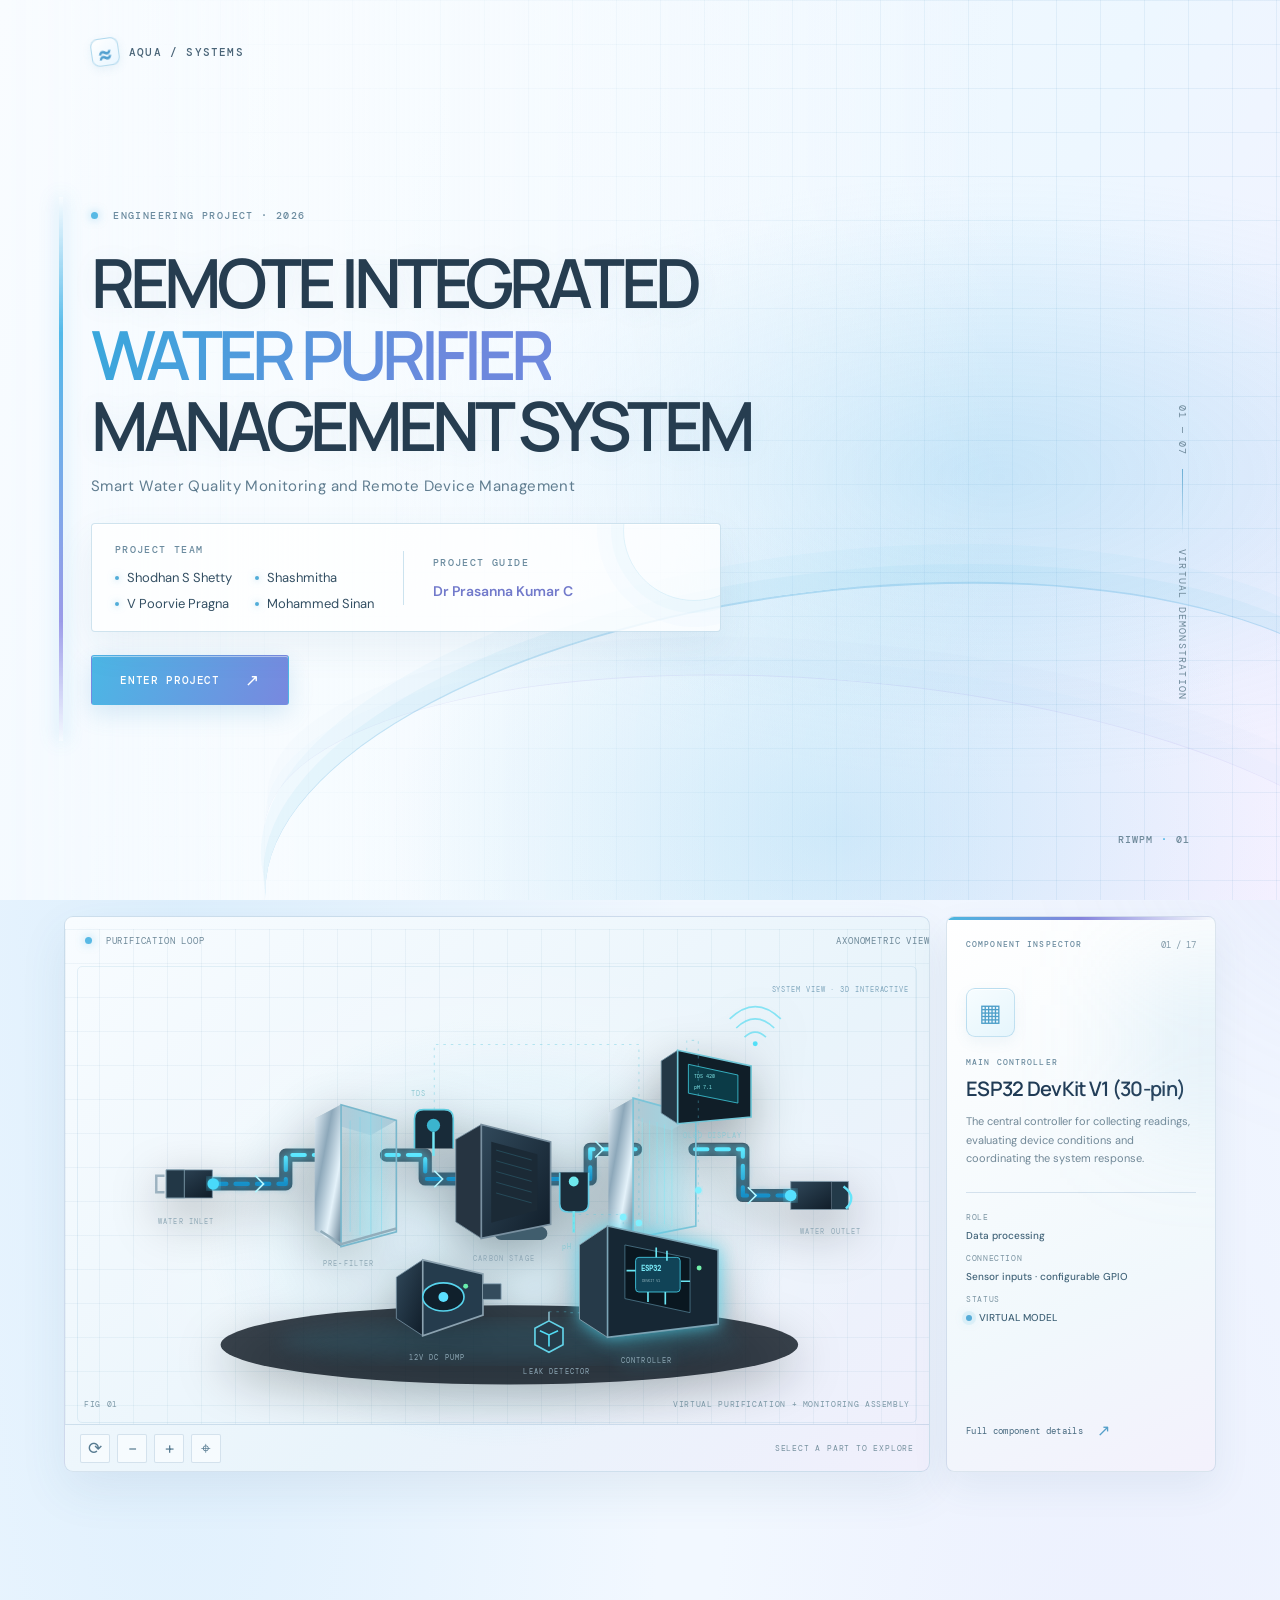
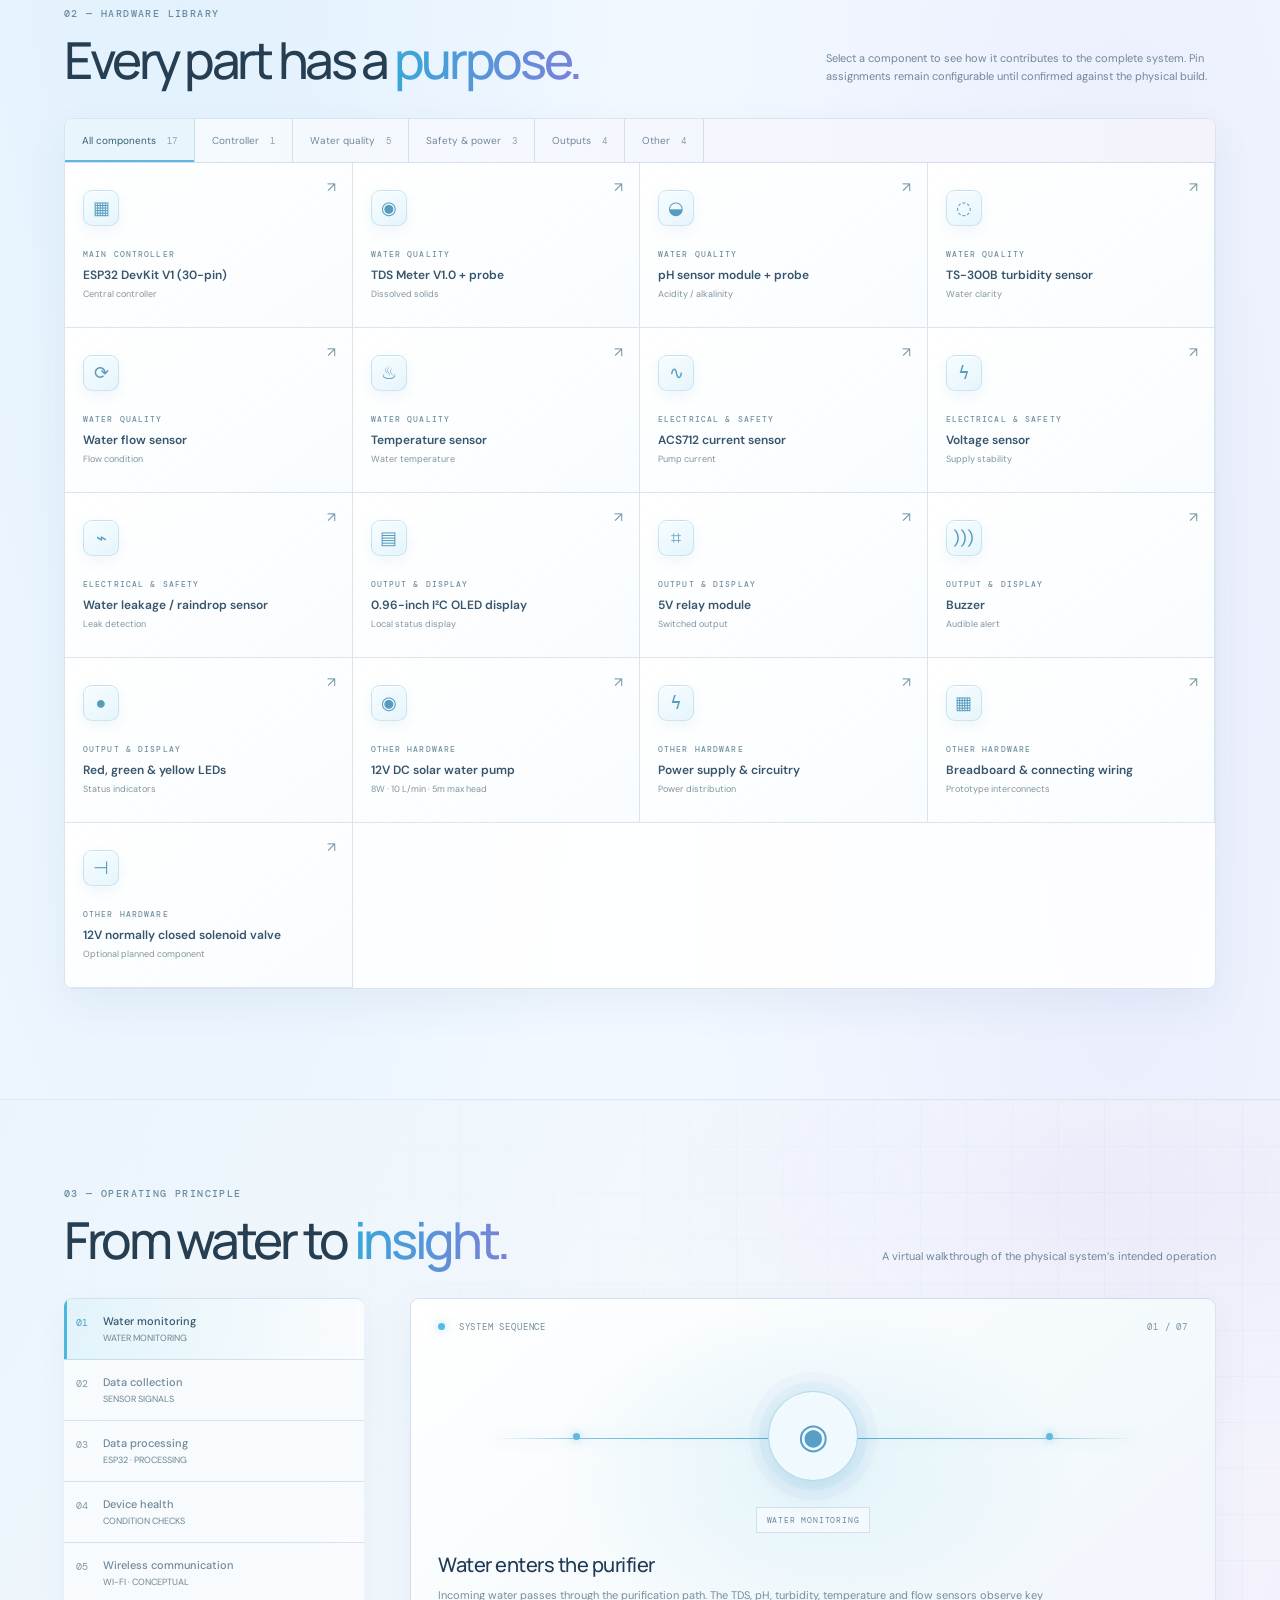
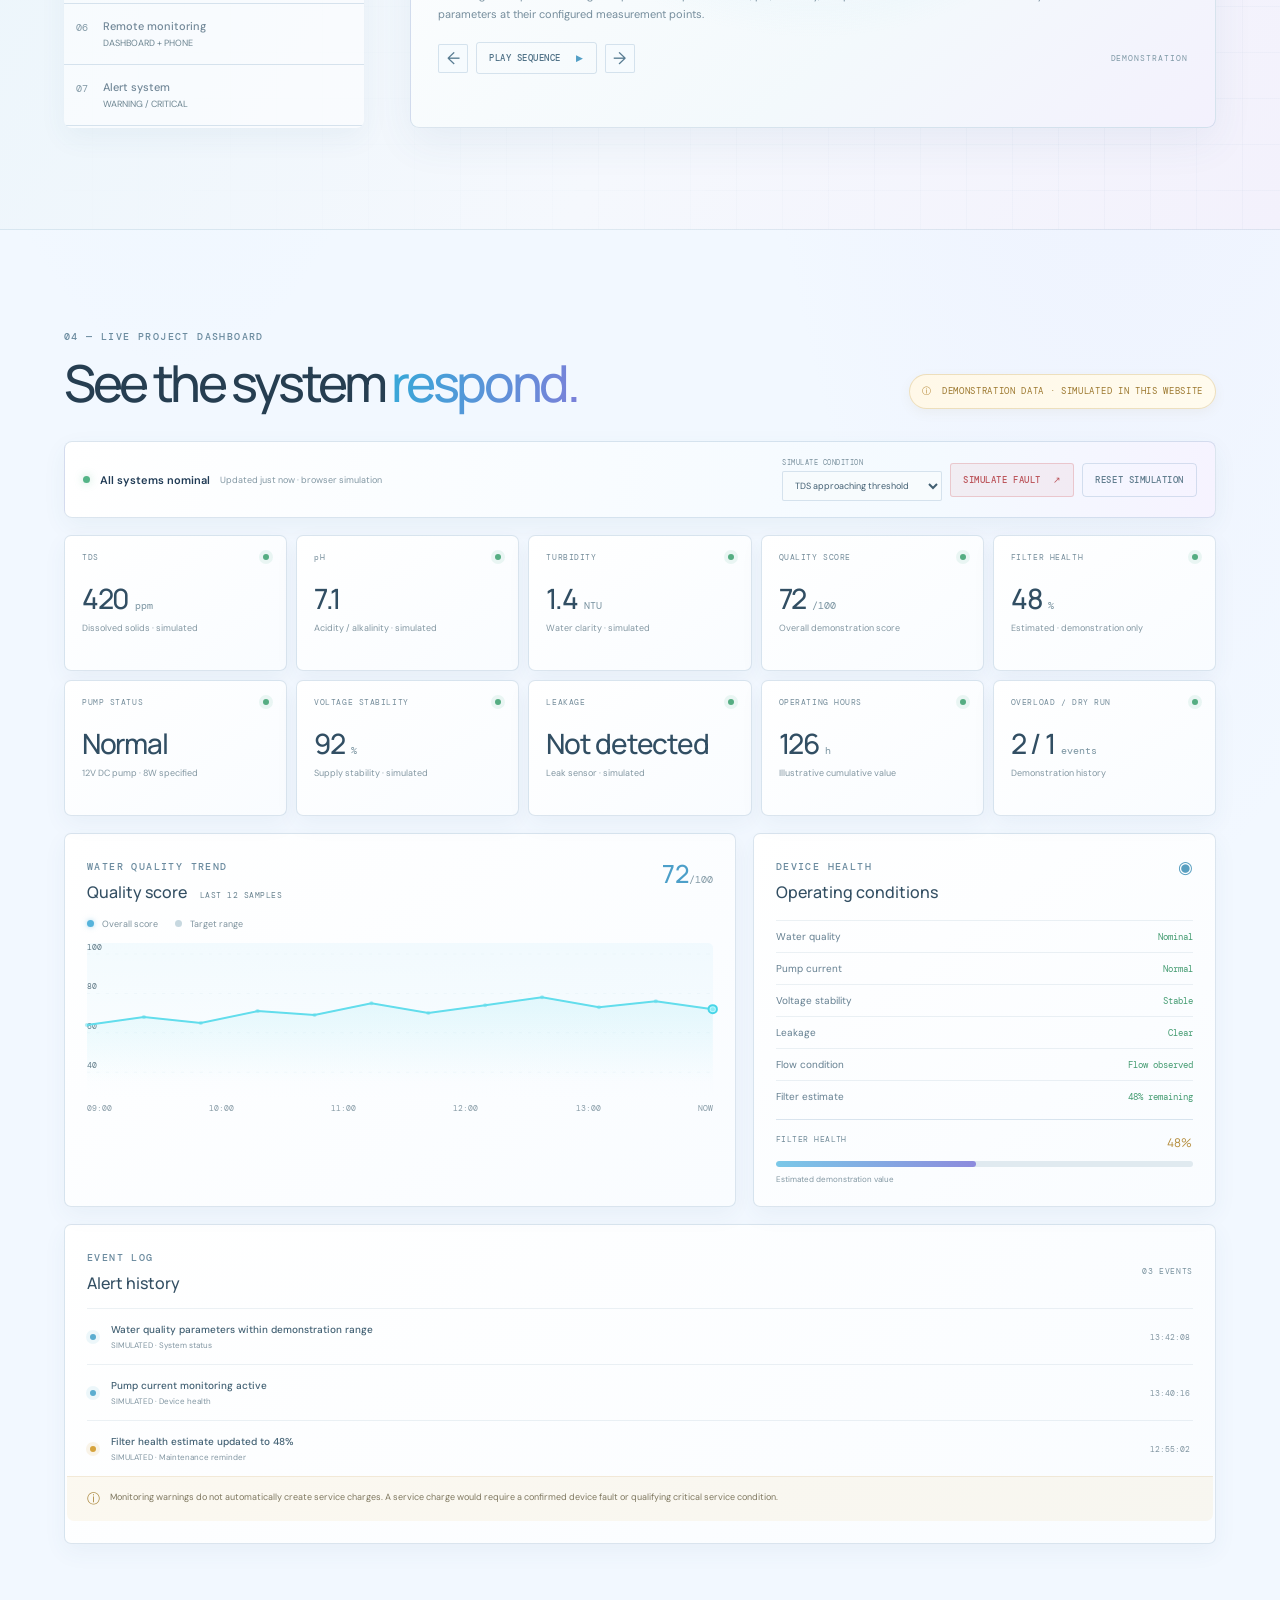
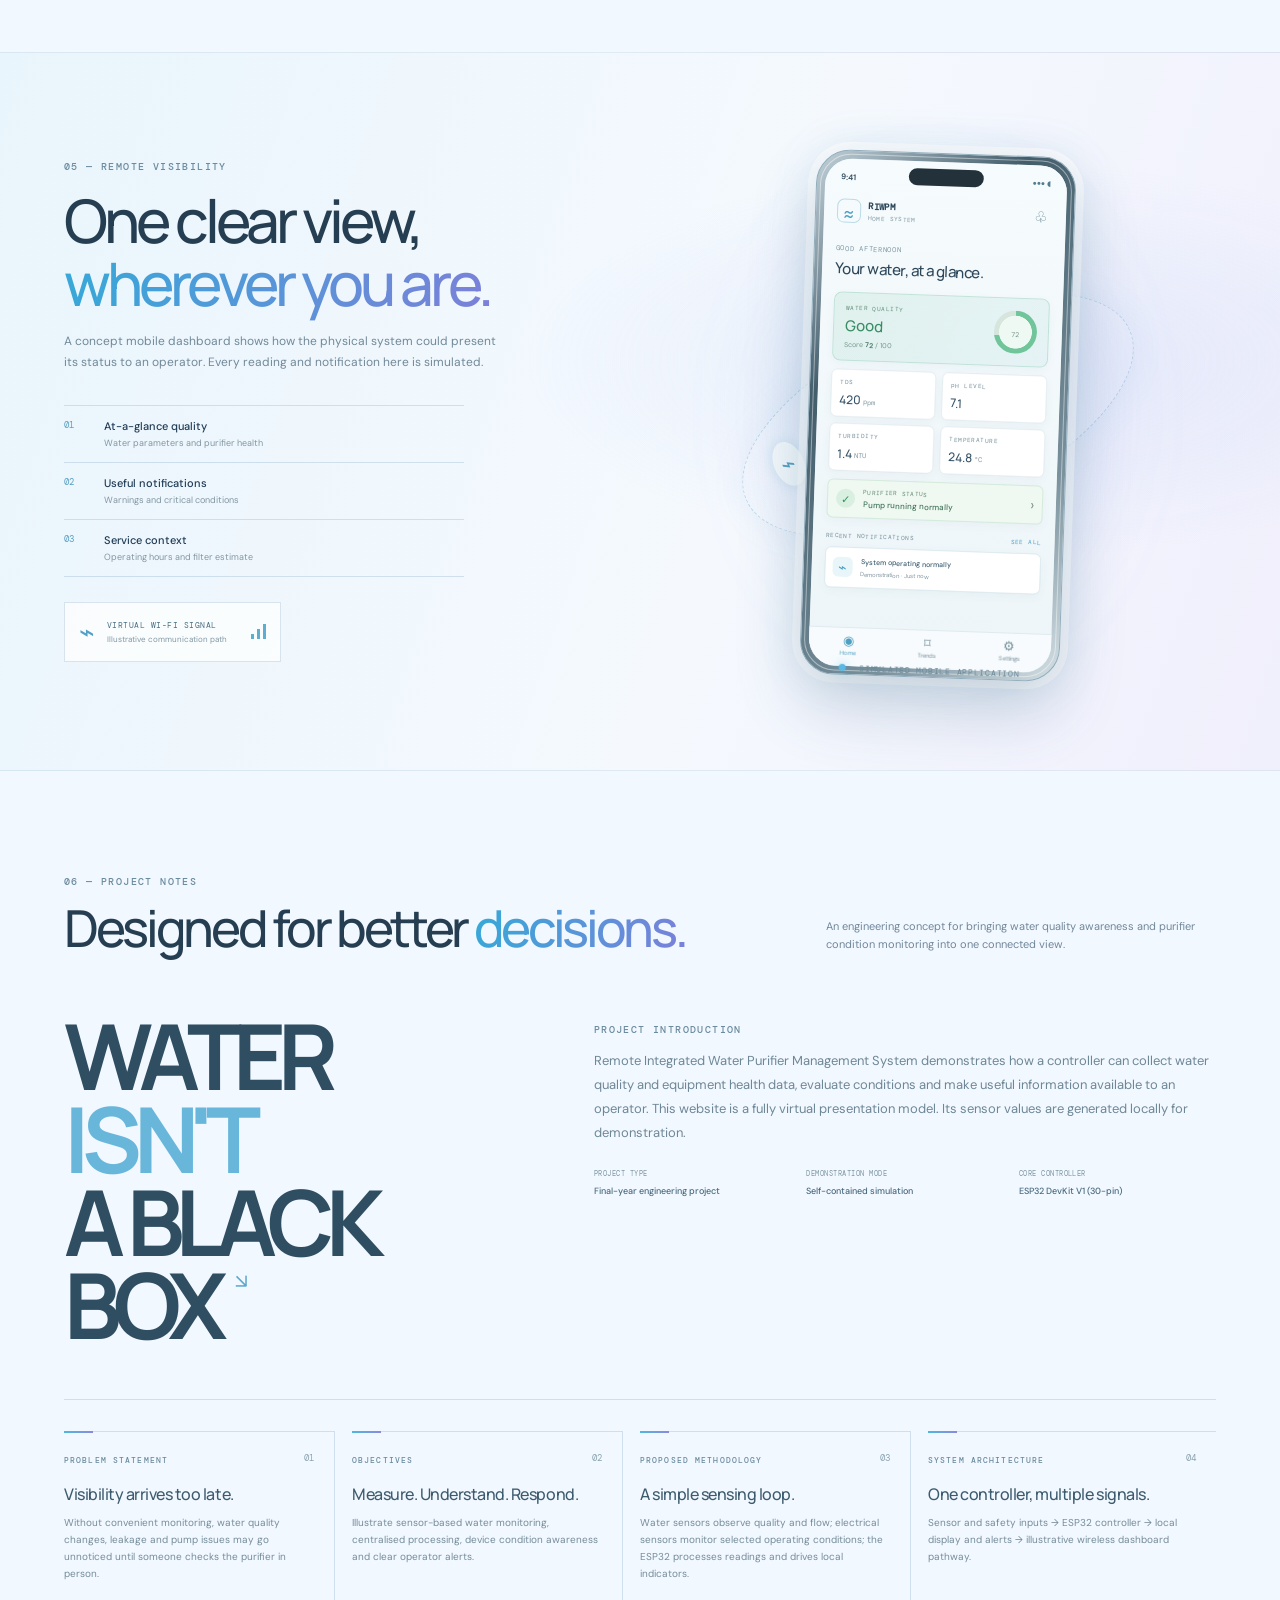
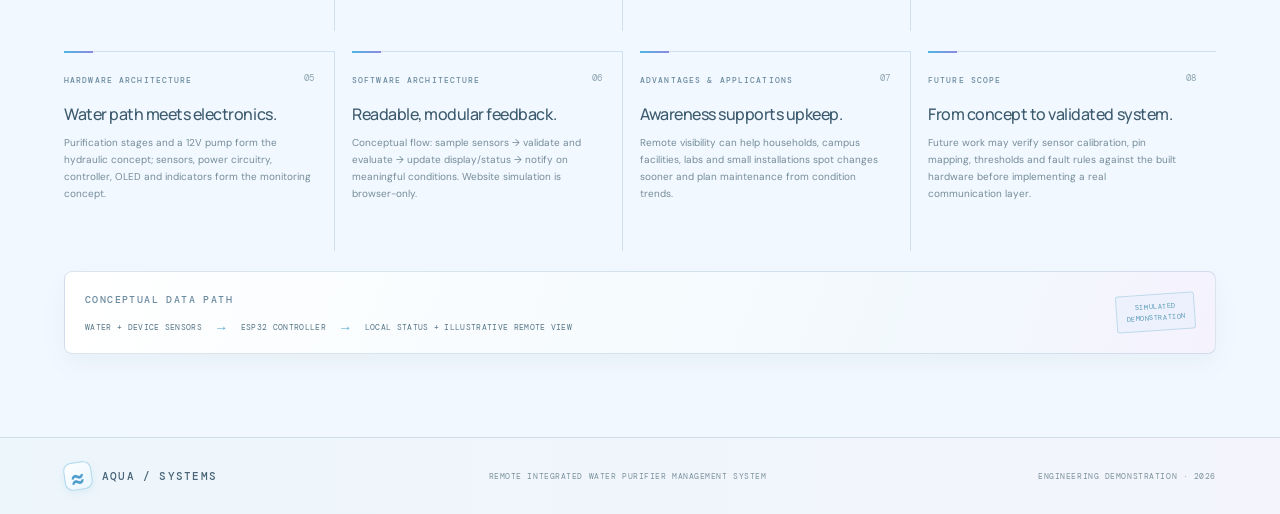
<file: project-demo.html>
<!doctype html>
<html lang="en">
<head>
  <meta charset="utf-8" />
  <meta name="viewport" content="width=device-width, initial-scale=1" />
  <meta name="theme-color" content="#07111c" />
  <meta name="description" content="An interactive virtual demonstration of the Remote Integrated Water Purifier Management System." />
  <title>RIWPM — Water, understood.</title>
  <link rel="preconnect" href="https://fonts.googleapis.com" />
  <link rel="preconnect" href="https://fonts.gstatic.com" crossorigin />
  <link href="https://fonts.googleapis.com/css2?family=DM+Mono:wght@400;500&family=DM+Sans:wght@400;500;600;700&family=Manrope:wght@400;500;600;700;800&display=swap" rel="stylesheet" />
  <link rel="stylesheet" href="styles.css" />
</head>
<body>
  <div class="ambient ambient-one"></div><div class="ambient ambient-two"></div>
  <div class="intro" id="intro">
    <div class="intro-grid"></div><div class="intro-water"></div>
    <div class="intro-inner">
      <a class="brand intro-brand" href="#home"><span class="brand-mark">≈</span> AQUA / SYSTEMS</a>
      <div class="intro-content">
        <div class="eyebrow"><span class="pulse-dot"></span> ENGINEERING PROJECT · 2026</div>
        <h1>Remote integrated<br/><span>water purifier</span><br/>management system</h1>
        <p class="intro-subtitle">Smart Water Quality Monitoring and Remote Device Management</p>
        <div class="academic-card">
          <div class="academic-block"><div class="micro-label">PROJECT TEAM</div><div class="team-names"><span>Shodhan S Shetty</span><span>Shashmitha</span><span>V Poorvie Pragna</span><span>Mohammed Sinan</span></div></div>
          <div class="academic-divider"></div>
          <div class="academic-block guide-block"><div class="micro-label">PROJECT GUIDE</div><div class="guide-name">Dr Prasanna Kumar C</div></div>
        </div>
        <button class="button button-primary enter-button" id="enterProject">Enter project <span>↗</span></button>
      </div>
      <div class="intro-side-note"><span>01 — 07</span><i></i><span>VIRTUAL DEMONSTRATION</span></div>
      <div class="intro-watermark">RIWPM<span>·</span>01</div>
    </div>
  </div>

  <header class="topbar" id="topbar">
    <a class="brand" href="#home"><span class="brand-mark">≈</span> AQUA / SYSTEMS</a>
    <nav class="main-nav" aria-label="Main navigation">
      <a href="#home">Overview</a><a href="#model">3D model</a><a href="#components">Components</a><a href="#workflow">How it works</a><a href="#dashboard">Dashboard</a><a href="#mobile">Mobile app</a><a href="#about">Project</a>
    </nav>
    <div class="topbar-right"><span class="demo-chip"><i></i> DEMO MODE</span><button class="menu-toggle" id="menuToggle" aria-label="Open navigation">☰</button></div>
  </header>

  <main id="home">
    <section class="hero section-wrap">
      <div class="hero-copy"><div class="eyebrow"><span class="pulse-dot"></span> REMOTE INTEGRATED WATER PURIFIER MANAGEMENT</div>
        <h2>Water, <em>understood.</em></h2><p>A virtual window into a smarter purifier. Explore how quality sensing, device health and remote visibility come together.</p>
        <div class="hero-actions"><a class="button button-primary" href="#model">Explore the system <span>↗</span></a><a class="text-link" href="#workflow">See how it works <span>↓</span></a></div>
      </div>
      <div class="hero-aside"><div class="live-label"><span class="pulse-dot"></span> SIMULATED SYSTEM STATUS</div><div class="hero-aside-main"><span class="status-orb"></span><div><strong id="heroStatus">System healthy</strong><small>Virtual demonstration active</small></div></div><div class="hero-aside-bottom"><span>MODEL</span><b>RIWPM / 01</b><span>MODE</span><b>SIMULATED</b></div></div>
      <div class="hero-bottomline"><span>01 / PROJECT OVERVIEW</span><span>SCROLL TO EXPLORE <b>↓</b></span></div>
    </section>

    <section class="section-wrap model-section" id="model">
      <div class="section-heading"><div><div class="eyebrow">01 — SYSTEM EXPLORER</div><h2>A system you can <em>see inside.</em></h2></div><div class="section-heading-note">Drag to rotate · Scroll to zoom · Select a component to inspect</div></div>
      <div class="model-layout">
        <div class="model-stage" id="modelStage">
          <div class="stage-top"><span><i class="pulse-dot"></i> PURIFICATION LOOP</span><span>AXONOMETRIC VIEW <b>↗</b></span></div>
          <div class="model-canvas" id="modelCanvas" aria-label="Interactive purifier system model">
            <svg class="purifier-svg" id="purifierSvg" viewBox="0 0 900 600" role="img" aria-label="Interactive 3D-style water purifier and monitoring system">
              <defs>
                <linearGradient id="metal" x1="0" x2="1" y1="0" y2="1"><stop stop-color="#e9f3fa"/><stop offset=".35" stop-color="#8da8ba"/><stop offset=".68" stop-color="#e4f2fa"/><stop offset="1" stop-color="#617d91"/></linearGradient>
                <linearGradient id="darkMetal" x1="0" x2="1" y1="0" y2="1"><stop stop-color="#31495b"/><stop offset="1" stop-color="#101d29"/></linearGradient>
                <linearGradient id="glass" x1="0" x2="1"><stop stop-color="#46d4f4" stop-opacity=".04"/><stop offset=".5" stop-color="#6eeaff" stop-opacity=".26"/><stop offset="1" stop-color="#44c7e5" stop-opacity=".05"/></linearGradient>
                <linearGradient id="water" x1="0" x2="0" y1="0" y2="1"><stop stop-color="#5de8ff"/><stop offset="1" stop-color="#138fc8"/></linearGradient>
                <filter id="glow"><feGaussianBlur stdDeviation="5" result="blur"/><feMerge><feMergeNode in="blur"/><feMergeNode in="SourceGraphic"/></feMerge></filter>
                <filter id="softGlow"><feGaussianBlur stdDeviation="11"/></filter>
              </defs>
              <!-- floor shadow -->
              <ellipse cx="465" cy="504" rx="350" ry="48" fill="#06101a" opacity=".78"/><ellipse cx="465" cy="500" rx="280" ry="24" fill="#40ccef" opacity=".1" filter="url(#softGlow)"/>
              <!-- flowing plumbing -->
              <g class="pipe"><path d="M107 309 H194 V274 H249"/><path d="M316 274 H363 V303 H431"/><path d="M510 303 H563 V267 H618"/><path d="M690 267 H748 V323 H806"/><path d="M455 320 V369 H503"/></g>
              <g class="water-flow"><path d="M107 309 H194 V274 H249"/><path d="M316 274 H363 V303 H431"/><path d="M510 303 H563 V267 H618"/><path d="M690 267 H748 V323 H806"/></g>
              <!-- inlet -->
              <g class="component" data-component="inlet"><path d="M49 292 H105 V326 H49 Z" fill="url(#darkMetal)" stroke="#7995a7"/><path d="M49 292 H71 V326 H49 Z" fill="#223746" stroke="#87a4b4"/><path d="M47 299 H37 V319 H47" fill="none" stroke="#9cb2c0" stroke-width="3"/><circle cx="106" cy="309" r="7" fill="#48d9fa" filter="url(#glow)"/><text x="39" y="357" class="svg-label">WATER INLET</text></g>
              <!-- filters -->
              <g class="component" data-component="prefilter"><path d="M229 230 L260 213 L328 232 L297 250 Z" fill="#b7cbd7"/><path d="M229 230 V365 L261 385 V213 Z" fill="url(#metal)"/><path d="M261 213 L328 232 V367 L261 385 Z" fill="url(#glass)" stroke="#78b7cc" stroke-width="2"/><path d="M272 232 V367 M284 228 V371 M297 224 V374 M310 229 V371" stroke="#68d7ee" opacity=".45"/><path d="M236 366 L261 382 L328 363" fill="none" stroke="#92adbb" stroke-width="3"/><text x="239" y="408" class="svg-label">PRE-FILTER</text></g>
              <g class="component" data-component="carbon"><path d="M400 255 L431 237 L515 258 L483 277 Z" fill="#526373"/><path d="M400 255 V355 L431 375 V237 Z" fill="#263441" stroke="#768e9e"/><path d="M431 237 L515 258 V358 L431 375 Z" fill="url(#darkMetal)" stroke="#7990a0" stroke-width="2"/><path d="M443 258 L499 273 V341 L443 356 Z" fill="#1b2a36"/><path d="M449 268 L492 280 M449 281 L492 293 M449 294 L492 306 M449 307 L492 319 M449 320 L492 332" stroke="#50c9e3" opacity=".24"/><text x="421" y="402" class="svg-label">CARBON STAGE</text></g>
              <g class="component" data-component="membrane"><path d="M585 222 L615 205 L691 226 L661 244 Z" fill="#b8c9d2"/><path d="M585 222 V356 L615 375 V205 Z" fill="url(#metal)"/><path d="M615 205 L691 226 V360 L615 375 Z" fill="url(#glass)" stroke="#7bc4d8" stroke-width="2"/><path d="M626 229 V353 M635 232 V355 M644 234 V357 M653 237 V358 M662 239 V360" stroke="#7de8f4" opacity=".5"/><text x="610" y="398" class="svg-label">MEMBRANE</text></g>
              <!-- sensor pods on the line -->
              <g class="component" data-component="tds"><path d="M350 266 V230 Q350 219 361 219 H386 Q397 219 397 230 V266" fill="#182b39" stroke="#61cce0" stroke-width="2"/><circle cx="373" cy="238" r="8" fill="#45d7f5" opacity=".8"/><path d="M373 246 V275" stroke="#72e5f4" stroke-width="3"/><text x="346" y="202" class="svg-small">TDS</text></g>
              <g class="component" data-component="ph"><path d="M526 295 V333 Q526 343 537 343 H550 Q561 343 561 333 V295" fill="#1b2d3a" stroke="#66cce4" stroke-width="2"/><path d="M543 342 V368" stroke="#73e4ee" stroke-width="3"/><circle cx="543" cy="306" r="6" fill="#6ee8ed"/><text x="529" y="388" class="svg-small">pH</text></g>
              <!-- pump -->
              <g class="component" data-component="pump"><path d="M328 422 L360 401 L433 418 L401 440 Z" fill="#8399a8"/><path d="M328 422 V472 L360 493 V401 Z" fill="url(#darkMetal)" stroke="#7590a2"/><path d="M360 401 L433 418 V468 L360 493 Z" fill="#253c4d" stroke="#8ba2b0" stroke-width="2"/><ellipse cx="385" cy="446" rx="25" ry="17" fill="#10202c" stroke="#57d4ed" stroke-width="2"/><circle cx="385" cy="446" r="6" fill="#5bdfff"/><path d="M433 430 H455 V449 H433" fill="#344c5d" stroke="#8ca8b9"/><text x="343" y="522" class="svg-label">12V DC PUMP</text><circle cx="412" cy="433" r="3" fill="#69edac" class="led-blink"/></g>
              <!-- control box -->
              <g class="component" data-component="esp32"><path d="M550 383 L584 360 L718 389 L683 414 Z" fill="#829bad"/><path d="M550 383 V473 L584 495 V360 Z" fill="#263a49" stroke="#8ca6b3"/><path d="M584 360 L718 389 V479 L584 495 Z" fill="#162734" stroke="#7ba3b4" stroke-width="2"/><path d="M605 383 L684 399 V465 L605 448 Z" fill="#0a1720" stroke="#4d788b"/><rect x="618" y="398" width="54" height="42" rx="4" fill="#104357" stroke="#47d2ec"/><text x="624" y="415" class="board-text">ESP32</text><text x="626" y="428" class="board-sub">DEVKIT V1</text><path d="M643 398 V386 M656 402 V390 M618 414 H607 M673 427 H684 M633 440 V452 M654 440 V455" stroke="#6be7f4" stroke-width="2"/><circle cx="695" cy="411" r="3" fill="#72f0aa" class="led-blink"/><text x="600" y="526" class="svg-label">CONTROLLER</text></g>
              <!-- oled -->
              <g class="component" data-component="oled"><path d="M649 160 L669 147 L758 166 L738 180 Z" fill="#849eae"/><path d="M649 160 V223 L669 236 V147 Z" fill="#233846" stroke="#7797a9"/><path d="M669 147 L758 166 V228 L669 236 Z" fill="#101e28" stroke="#72c7d8" stroke-width="2"/><path d="M682 164 L742 177 V211 L682 199 Z" fill="#0b3b47" stroke="#3fc8d8"/><text x="689" y="180" class="oled-text">TDS 420</text><text x="689" y="194" class="oled-text">pH  7.1</text><text x="676" y="253" class="svg-small">OLED DISPLAY</text></g>
              <!-- leak detector -->
              <g class="component" data-component="leak"><path d="M496 484 l17 -9 17 9 v20 l-17 9 -17 -9 Z" fill="#253b49" stroke="#62d3e8" stroke-width="2"/><path d="M502 487 l11 5 11 -5 M513 492 v14" fill="none" stroke="#52dcf5" stroke-width="2"/><path d="M513 475 V464" stroke="#84b3c1" stroke-width="2"/><text x="482" y="539" class="svg-label">LEAK DETECTOR</text></g>
              <!-- flow and direction arrows -->
              <g class="flow-arrows"><path d="M157 299 l10 10 -10 10 M374 293 l10 10 -10 10 M569 257 l10 10 -10 10 M754 313 l10 10 -10 10" fill="none" stroke="#b4f6ff" stroke-width="2"/></g>
              <!-- sensor bus -->
              <g class="signal-lines"><path d="M374 219 V140 H622 V360"/><path d="M543 367 V346 H603 V360"/><path d="M680 147 V135 H694 V360"/><path d="M513 464 H537 V465 H550"/></g>
              <g class="signal-points"><circle r="4"><animateMotion dur="2.5s" repeatCount="indefinite" path="M374 219 V140 H622 V360"/></circle><circle r="4"><animateMotion dur="2.8s" repeatCount="indefinite" path="M543 367 V346 H603 V360"/></circle><circle r="4"><animateMotion dur="3s" repeatCount="indefinite" path="M680 147 V135 H694 V360"/></circle></g>
              <!-- outlet -->
              <g class="component" data-component="outlet"><path d="M806 306 H856 V340 H806 Z" fill="url(#darkMetal)" stroke="#809aab"/><path d="M856 306 H876 V340 H856" fill="#233a49" stroke="#8fa7b6"/><circle cx="806" cy="323" r="7" fill="#56e0ff" filter="url(#glow)"/><path d="M870 312 C883 321 881 331 873 339" fill="none" stroke="#65e5fb" stroke-width="3"/><text x="817" y="370" class="svg-label">WATER OUTLET</text></g>
              <!-- wifi waves -->
              <g class="wifi-waves"><path d="M732 109 Q763 79 794 109 M740 120 Q763 98 786 120 M750 131 Q763 119 776 131"/><circle cx="763" cy="139" r="3" fill="#53dff7"/></g>
            </svg>
            <div class="model-caption"><span>FIG 01</span><span>VIRTUAL PURIFICATION + MONITORING ASSEMBLY</span></div>
          </div>
          <div class="stage-controls"><button id="rotateModel" class="icon-button" title="Toggle model rotation">⟳</button><button id="zoomOut" class="icon-button" title="Zoom out">−</button><button id="zoomIn" class="icon-button" title="Zoom in">+</button><button id="resetModel" class="icon-button" title="Reset view">⌖</button><span class="stage-hint">SELECT A PART TO EXPLORE</span></div>
        </div>
        <aside class="model-inspector" id="modelInspector"><div class="inspector-top"><span class="micro-label">COMPONENT INSPECTOR</span><span class="inspector-index">01 / 12</span></div><div class="inspector-icon" id="inspectorIcon">◈</div><div class="micro-label" id="inspectorType">CORE CONTROLLER</div><h3 id="inspectorName">ESP32 DevKit V1</h3><p id="inspectorText">The central controller gathers sensor readings, evaluates device conditions and coordinates the system response.</p><div class="inspector-spec"><span>ROLE</span><b id="inspectorRole">Data processing</b><span>CONNECTION</span><b id="inspectorConnection">Sensor inputs · configurable GPIO</b><span>STATUS</span><b class="spec-status"><i></i> VIRTUAL MODEL</b></div><button class="text-link" id="openComponent">Full component details <span>↗</span></button></aside>
      </div>
    </section>

    <section class="section-wrap component-section" id="components">
      <div class="section-heading"><div><div class="eyebrow">02 — HARDWARE LIBRARY</div><h2>Every part has a <em>purpose.</em></h2></div><p class="heading-description">Select a component to see how it contributes to the complete system. Pin assignments remain configurable until confirmed against the physical build.</p></div>
      <div class="component-browser"><div class="component-tabs" id="componentTabs"><button class="active" data-filter="all">All components <span>17</span></button><button data-filter="controller">Controller <span>1</span></button><button data-filter="water">Water quality <span>5</span></button><button data-filter="safety">Safety & power <span>3</span></button><button data-filter="output">Outputs <span>4</span></button><button data-filter="other">Other <span>4</span></button></div><div class="component-grid" id="componentGrid"></div></div>
    </section>

    <section class="workflow-section" id="workflow"><div class="section-wrap workflow-wrap"><div class="section-heading"><div><div class="eyebrow">03 — OPERATING PRINCIPLE</div><h2>From water to <em>insight.</em></h2></div><div class="section-heading-note">A virtual walkthrough of the physical system’s intended operation</div></div>
      <div class="workflow-layout"><div class="steps-list" id="stepsList"></div><div class="workflow-visual"><div class="workflow-visual-top"><span><i class="pulse-dot"></i> SYSTEM SEQUENCE</span><span id="stepCounter">01 / 07</span></div><div class="workflow-animation" id="workflowAnimation"><div class="workflow-waterline"></div><div class="workflow-icon" id="workflowIcon">◉</div><div class="workflow-route"><i></i><i></i><i></i></div><div class="workflow-node" id="workflowNode">WATER MONITORING</div></div><h3 id="workflowTitle">Water enters the purifier</h3><p id="workflowDescription">Incoming water passes through the purification path. The TDS, pH, turbidity, temperature and flow sensors observe key parameters at their configured measurement points.</p><div class="workflow-footer"><button class="icon-button" id="prevStep">←</button><button class="button button-small" id="playSteps">Play sequence <span>▶</span></button><button class="icon-button" id="nextStep">→</button><span class="sim-tag">DEMONSTRATION</span></div></div></div>
    </div></section>

    <section class="section-wrap dashboard-section" id="dashboard"><div class="section-heading"><div><div class="eyebrow">04 — LIVE PROJECT DASHBOARD</div><h2>See the system <em>respond.</em></h2></div><div class="demo-notice"><span>ⓘ</span> DEMONSTRATION DATA · SIMULATED IN THIS WEBSITE</div></div>
      <div class="dashboard-toolbar"><div><span class="live-dot"></span><b id="dashboardState">All systems nominal</b><span class="updated-at">Updated just now · browser simulation</span></div><div class="toolbar-actions"><label class="select-wrap"><span>SIMULATE CONDITION</span><select id="faultSelect"><option value="tds">TDS approaching threshold</option><option value="ph">Abnormal pH</option><option value="turbidity">High turbidity</option><option value="leak">Leak detected</option><option value="overload">Pump overload</option><option value="dryrun">Dry run condition</option><option value="voltage">Low voltage</option><option value="filter">Filter replacement warning</option></select></label><button class="button button-danger" id="simulateFault">Simulate fault <span>↗</span></button><button class="button button-quiet" id="resetSimulation">Reset simulation</button></div></div>
      <div class="metric-grid" id="metricGrid"></div>
      <div class="dashboard-lower"><div class="chart-card"><div class="card-heading"><div><span class="micro-label">WATER QUALITY TREND</span><h3>Quality score <span class="chart-range">LAST 12 SAMPLES</span></h3></div><span class="chart-value" id="qualityTrendValue">72<span>/100</span></span></div><div class="chart-legend"><span><i class="legend-cyan"></i> Overall score</span><span><i class="legend-muted"></i> Target range</span></div><div class="chart-area" id="qualityChart"></div><div class="chart-x-labels"><span>09:00</span><span>10:00</span><span>11:00</span><span>12:00</span><span>13:00</span><span>NOW</span></div></div>
        <div class="health-card"><div class="card-heading"><div><span class="micro-label">DEVICE HEALTH</span><h3>Operating conditions</h3></div><span class="health-mark">◉</span></div><div class="health-list" id="healthList"></div><div class="filter-health"><div class="filter-top"><span>FILTER HEALTH</span><b id="filterPercent">48%</b></div><div class="progress-track"><i id="filterProgress" style="width:48%"></i></div><small>Estimated demonstration value</small></div></div>
      </div>
      <div class="alert-card"><div class="alert-heading"><div><span class="micro-label">EVENT LOG</span><h3>Alert history</h3></div><span class="event-count" id="eventCount">03 EVENTS</span></div><div class="alert-list" id="alertHistory"></div><div class="billing-note"><span>ⓘ</span><p>Monitoring warnings do not automatically create service charges. A service charge would require a confirmed device fault or qualifying critical service condition.</p></div></div>
    </section>

    <section class="mobile-section" id="mobile"><div class="section-wrap mobile-wrap"><div class="mobile-copy"><div class="eyebrow">05 — REMOTE VISIBILITY</div><h2>One clear view,<br/><em>wherever you are.</em></h2><p>A concept mobile dashboard shows how the physical system could present its status to an operator. Every reading and notification here is simulated.</p><div class="mobile-features"><div><span>01</span><b>At-a-glance quality</b><small>Water parameters and purifier health</small></div><div><span>02</span><b>Useful notifications</b><small>Warnings and critical conditions</small></div><div><span>03</span><b>Service context</b><small>Operating hours and filter estimate</small></div></div><div class="wifi-transmission"><span class="wifi-icon">⌁</span><div><b>VIRTUAL WI-FI SIGNAL</b><small>Illustrative communication path</small></div><span class="signal-bars"><i></i><i></i><i></i></span></div></div>
        <div class="phone-scene"><div class="phone-glow"></div><div class="phone-link-orbit"><span>⌁</span></div><div class="phone" id="phone"><div class="phone-frame"><div class="phone-island"></div><div class="phone-screen"><div class="phone-status"><span>9:41</span><span>●●● ◖</span></div><div class="app-top"><span class="app-logo">≈</span><span>RIWPM <small>HOME SYSTEM</small></span><button aria-label="Notifications">♧</button></div><div class="app-greeting"><small>GOOD AFTERNOON</small><b>Your water, at a glance.</b></div><div class="app-quality"><div><small>WATER QUALITY</small><b id="phoneQuality">Good</b><span>Score <strong id="phoneScore">72</strong> / 100</span></div><div class="quality-ring"><span id="phoneRing">72</span></div></div><div class="app-reading-grid"><div><small>TDS</small><b id="phoneTds">420 <i>ppm</i></b></div><div><small>pH LEVEL</small><b id="phonePh">7.1</b></div><div><small>TURBIDITY</small><b id="phoneTurbidity">1.4 <i>NTU</i></b></div><div><small>TEMPERATURE</small><b id="phoneTemp">24.8 <i>°C</i></b></div></div><div class="app-pump"><span class="pump-check">✓</span><div><small>PURIFIER STATUS</small><b id="phonePump">Pump running normally</b></div><span class="app-chevron">›</span></div><div class="app-notify-title">RECENT NOTIFICATIONS <a href="#dashboard">SEE ALL</a></div><div class="app-notification" id="phoneNotification"><span class="notification-icon">⌁</span><div><b>System operating normally</b><small>Demonstration · Just now</small></div></div><div class="app-bottom-nav"><span class="selected">◉<small>Home</small></span><span>⌑<small>Trends</small></span><span>⚙<small>Settings</small></span></div></div></div><div class="phone-label"><span class="pulse-dot"></span> SIMULATED MOBILE APPLICATION</div></div></div>
      </div></section>

    <section class="section-wrap about-section" id="about"><div class="section-heading"><div><div class="eyebrow">06 — PROJECT NOTES</div><h2>Designed for better <em>decisions.</em></h2></div><p class="heading-description">An engineering concept for bringing water quality awareness and purifier condition monitoring into one connected view.</p></div>
      <div class="about-intro"><div class="about-abstract">WATER<br/><em>ISN'T</em><br/>A BLACK BOX<span>↘</span></div><div class="about-copy"><div class="micro-label">PROJECT INTRODUCTION</div><p>Remote Integrated Water Purifier Management System demonstrates how a controller can collect water quality and equipment health data, evaluate conditions and make useful information available to an operator. This website is a fully virtual presentation model. Its sensor values are generated locally for demonstration.</p><div class="project-facts"><div><small>PROJECT TYPE</small><b>Final-year engineering project</b></div><div><small>DEMONSTRATION MODE</small><b>Self-contained simulation</b></div><div><small>CORE CONTROLLER</small><b>ESP32 DevKit V1 (30-pin)</b></div></div></div></div>
      <div class="about-grid"><article><span class="about-number">01</span><div class="micro-label">PROBLEM STATEMENT</div><h3>Visibility arrives too late.</h3><p>Without convenient monitoring, water quality changes, leakage and pump issues may go unnoticed until someone checks the purifier in person.</p></article><article><span class="about-number">02</span><div class="micro-label">OBJECTIVES</div><h3>Measure. Understand. Respond.</h3><p>Illustrate sensor-based water monitoring, centralised processing, device condition awareness and clear operator alerts.</p></article><article><span class="about-number">03</span><div class="micro-label">PROPOSED METHODOLOGY</div><h3>A simple sensing loop.</h3><p>Water sensors observe quality and flow; electrical sensors monitor selected operating conditions; the ESP32 processes readings and drives local indicators.</p></article><article><span class="about-number">04</span><div class="micro-label">SYSTEM ARCHITECTURE</div><h3>One controller, multiple signals.</h3><p>Sensor and safety inputs → ESP32 controller → local display and alerts → illustrative wireless dashboard pathway.</p></article><article><span class="about-number">05</span><div class="micro-label">HARDWARE ARCHITECTURE</div><h3>Water path meets electronics.</h3><p>Purification stages and a 12V pump form the hydraulic concept; sensors, power circuitry, controller, OLED and indicators form the monitoring concept.</p></article><article><span class="about-number">06</span><div class="micro-label">SOFTWARE ARCHITECTURE</div><h3>Readable, modular feedback.</h3><p>Conceptual flow: sample sensors → validate and evaluate → update display/status → notify on meaningful conditions. Website simulation is browser-only.</p></article><article><span class="about-number">07</span><div class="micro-label">ADVANTAGES & APPLICATIONS</div><h3>Awareness supports upkeep.</h3><p>Remote visibility can help households, campus facilities, labs and small installations spot changes sooner and plan maintenance from condition trends.</p></article><article><span class="about-number">08</span><div class="micro-label">FUTURE SCOPE</div><h3>From concept to validated system.</h3><p>Future work may verify sensor calibration, pin mapping, thresholds and fault rules against the built hardware before implementing a real communication layer.</p></article></div>
      <div class="architecture-strip"><div><span class="micro-label">CONCEPTUAL DATA PATH</span><p><span>WATER + DEVICE SENSORS</span><b>→</b><span>ESP32 CONTROLLER</span><b>→</b><span>LOCAL STATUS + ILLUSTRATIVE REMOTE VIEW</span></p></div><span class="simulation-stamp">SIMULATED<br/>DEMONSTRATION</span></div>
    </section>
  </main>

  <footer class="footer"><div class="section-wrap footer-inner"><a class="brand" href="#home"><span class="brand-mark">≈</span> AQUA / SYSTEMS</a><span>REMOTE INTEGRATED WATER PURIFIER MANAGEMENT SYSTEM</span><span>ENGINEERING DEMONSTRATION · 2026</span></div></footer>

  <div class="modal-backdrop" id="componentModal" aria-hidden="true"><div class="component-modal" role="dialog" aria-modal="true" aria-labelledby="modalName"><button class="modal-close" id="closeModal" aria-label="Close details">×</button><div class="modal-head"><div class="inspector-icon" id="modalIcon">◈</div><div><div class="micro-label" id="modalCategory">COMPONENT</div><h2 id="modalName">Component name</h2><p id="modalSummary"></p></div></div><div class="modal-body"><div class="modal-visual" id="modalVisual"></div><div class="modal-details" id="modalDetails"></div></div><div class="modal-foot"><span>PIN ASSIGNMENTS ARE CONFIGURABLE / TO BE VERIFIED AGAINST THE PHYSICAL BUILD</span><button class="button button-quiet" id="modalDone">Close details</button></div></div></div>
  <div class="toast-stack" id="toastStack" aria-live="polite"></div>
  <script src="app.js"></script>
</body>
</html>
</file>
<file: styles.css>
:root{--bg:#07111c;--panel:#0b1925;--panel2:#0e202e;--line:rgba(174,207,222,.12);--line-bright:rgba(110,219,238,.3);--text:#e5f0f4;--muted:#8297a4;--dim:#536a79;--cyan:#65dff0;--cyan2:#29aecd;--blue:#137ca5;--green:#82e4b1;--yellow:#f1c56d;--red:#ff7f79;--mono:'DM Mono',monospace;--sans:'DM Sans',sans-serif;--display:'Manrope',sans-serif}*{box-sizing:border-box}html{scroll-behavior:smooth;scroll-padding-top:88px}body{margin:0;background:var(--bg);color:var(--text);font-family:var(--sans);font-size:14px;overflow-x:hidden}body.modal-open{overflow:hidden}a{color:inherit;text-decoration:none}button,select{font:inherit;color:inherit}button{cursor:pointer}.ambient{position:fixed;z-index:-1;pointer-events:none;border-radius:50%;filter:blur(100px);opacity:.1}.ambient-one{width:450px;height:450px;background:#087c99;top:20%;left:-300px}.ambient-two{width:450px;height:450px;background:#1a4e86;right:-350px;top:60%}.intro{position:fixed;z-index:50;inset:0;background:#050e17;overflow:hidden;transition:transform 1s cubic-bezier(.76,0,.24,1),opacity .7s}.intro.exit{transform:translateY(-105%);opacity:.6}.intro-grid{position:absolute;inset:0;background-image:linear-gradient(rgba(100,191,211,.065) 1px,transparent 1px),linear-gradient(90deg,rgba(100,191,211,.065) 1px,transparent 1px);background-size:66px 66px;mask-image:linear-gradient(90deg,transparent,#000 35%,#000)}.intro-grid:after{content:"";position:absolute;inset:0;background:radial-gradient(ellipse at 75% 52%,rgba(12,95,122,.37),transparent 48%),linear-gradient(90deg,#050e17 3%,transparent 70%)}.intro-water{position:absolute;right:-8%;bottom:-25%;width:75%;height:68%;background:radial-gradient(ellipse,rgba(36,160,194,.28),transparent 68%);animation:water-breathe 7s ease-in-out infinite}.intro-water:before,.intro-water:after{content:"";position:absolute;inset:15% -10%;border-top:1px solid rgba(100,225,244,.2);border-radius:50%;transform:rotate(-7deg);box-shadow:0 -18px rgba(100,225,244,.035),0 -38px rgba(100,225,244,.025)}.intro-water:after{top:28%;transform:rotate(5deg);opacity:.5}.intro-inner{position:relative;max-width:1440px;height:100%;margin:auto;padding:38px 7.1%;display:flex;flex-direction:column}.brand{display:inline-flex;align-items:center;gap:10px;font:500 11px var(--mono);letter-spacing:.11em;color:#c7dce4;white-space:nowrap}.brand-mark{display:grid;place-items:center;width:28px;height:28px;border:1px solid rgba(94,221,238,.48);border-radius:9px;color:var(--cyan);font:700 23px var(--sans);transform:rotate(-8deg)}.intro-brand{animation:rise .8s .2s both}.intro-content{margin:auto 0;position:relative;max-width:700px;padding:22px 0 36px;animation:rise .9s .35s both}.eyebrow,.micro-label{font:500 10px var(--mono);letter-spacing:.14em;color:#86a3b1;text-transform:uppercase}.pulse-dot{display:inline-block;width:7px;height:7px;border-radius:50%;margin-right:8px;background:var(--cyan);box-shadow:0 0 12px var(--cyan);animation:pulse 2s infinite}.intro h1{font:600 clamp(36px,5.3vw,76px)/1.06 var(--display);letter-spacing:-.06em;text-transform:uppercase;margin:25px 0 14px;max-width:800px;color:#edf8fb}.intro h1 span{color:var(--cyan);text-shadow:0 0 30px rgba(61,205,234,.2)}.intro-subtitle{font-size:15px;color:#a1b7c0;margin:0 0 27px;letter-spacing:.025em}.academic-card{display:flex;gap:29px;align-items:center;padding:19px 23px;background:rgba(11,28,39,.7);border:1px solid rgba(108,187,205,.2);border-radius:4px;max-width:630px;backdrop-filter:blur(12px);box-shadow:inset 0 0 30px rgba(49,159,181,.04)}.academic-block{min-width:0}.team-names{display:grid;grid-template-columns:1fr 1fr;gap:9px 21px;margin-top:13px;font-size:13px;color:#e0edf0}.team-names span{white-space:nowrap}.academic-divider{height:54px;width:1px;background:var(--line-bright)}.guide-name{margin-top:13px;font-size:14px;font-weight:600;color:var(--cyan)}.button{border:1px solid transparent;border-radius:3px;display:inline-flex;align-items:center;justify-content:center;gap:25px;padding:13px 18px;font:500 11px var(--mono);letter-spacing:.06em;text-transform:uppercase;transition:background .2s,border-color .2s,transform .2s,box-shadow .2s}.button:hover{transform:translateY(-2px)}.button-primary{background:#c8f5fc;color:#06141e;box-shadow:0 4px 24px rgba(78,215,235,.12)}.button-primary:hover{background:#e9fcff;box-shadow:0 7px 30px rgba(78,215,235,.25)}.button-primary span{font-size:17px}.enter-button{margin-top:23px;min-width:198px}.intro-side-note{position:absolute;right:7.1%;top:45%;writing-mode:vertical-rl;display:flex;align-items:center;gap:14px;font:10px var(--mono);letter-spacing:.12em;color:#7995a4}.intro-side-note i{height:66px;width:1px;background:linear-gradient(var(--cyan),transparent)}.intro-watermark{position:absolute;right:7%;bottom:6%;font:500 10px var(--mono);letter-spacing:.1em;color:#5a7483}.intro-watermark span{color:var(--cyan);margin:0 8px}.topbar{height:74px;position:sticky;top:0;z-index:20;display:flex;align-items:center;justify-content:space-between;padding:0 max(calc((100vw - 1320px)/2),5vw);border-bottom:1px solid rgba(158,193,207,.1);background:rgba(6,16,26,.88);backdrop-filter:blur(18px)}.main-nav{display:flex;align-items:center;gap:clamp(13px,2vw,30px)}.main-nav a{color:#8ca1ad;font-size:11px;transition:color .2s}.main-nav a:hover,.main-nav a.active{color:#dbf6fa}.topbar-right{display:flex;align-items:center;gap:18px}.demo-chip{font:9px var(--mono);letter-spacing:.1em;color:var(--cyan);padding:8px 10px;border:1px solid rgba(101,223,240,.2);border-radius:2px;white-space:nowrap}.demo-chip i{display:inline-block;width:6px;height:6px;border-radius:50%;background:var(--cyan);margin-right:6px;box-shadow:0 0 8px var(--cyan)}.menu-toggle{display:none;background:none;border:0;color:var(--text);font-size:19px}.section-wrap{width:min(1320px,90%);margin:0 auto}.hero{min-height:620px;padding:126px 0 45px;position:relative;display:flex;align-items:flex-start;justify-content:space-between;gap:50px;background-image:radial-gradient(ellipse at 78% 44%,rgba(16,75,98,.24),transparent 42%)}.hero-copy{max-width:650px}.hero h2,.section-heading h2,.mobile-copy h2{font:500 clamp(40px,6vw,76px)/1.04 var(--display);letter-spacing:-.065em;margin:26px 0 18px;color:#e4f0f4}.hero h2 em,.section-heading h2 em,.mobile-copy h2 em{font-style:normal;color:var(--cyan)}.hero-copy>p{font-size:15px;line-height:1.8;color:#92a7b3;max-width:530px;margin:0}.hero-actions{display:flex;align-items:center;gap:28px;margin-top:32px}.text-link{border:0;background:none;color:#b7cbd4;font:11px var(--mono);letter-spacing:.035em;display:inline-flex;align-items:center;gap:14px;padding:8px 0}.text-link span{font-size:16px;color:var(--cyan);transition:transform .2s}.text-link:hover span{transform:translate(3px,-2px)}.hero-aside{width:260px;align-self:center;margin-right:4%;border:1px solid var(--line);padding:20px;background:linear-gradient(135deg,rgba(17,39,52,.75),rgba(8,22,32,.4));position:relative}.hero-aside:before{content:"";position:absolute;top:-1px;left:-1px;width:44px;height:1px;background:var(--cyan);box-shadow:0 0 12px var(--cyan)}.live-label{font:9px var(--mono);letter-spacing:.08em;color:#8ba1ac}.hero-aside-main{display:flex;align-items:center;gap:13px;padding:24px 0 21px}.status-orb{width:27px;height:27px;border-radius:50%;background:radial-gradient(circle at 40% 40%,#ccffe5,#5bdd9a 38%,#287b52 72%);box-shadow:0 0 20px rgba(91,221,154,.32)}.hero-aside-main strong,.hero-aside-main small{display:block}.hero-aside-main strong{font-size:14px;font-weight:600}.hero-aside-main small{font-size:10px;color:#8096a2;margin-top:5px}.hero-aside-bottom{border-top:1px solid var(--line);padding-top:13px;display:grid;grid-template-columns:1fr 1fr;gap:11px 5px;font:9px var(--mono);color:#708996}.hero-aside-bottom b{color:#b9d0d9;font-weight:400;text-align:right}.hero-bottomline{position:absolute;bottom:28px;left:0;right:0;border-top:1px solid var(--line);padding-top:15px;display:flex;justify-content:space-between;color:#6e8794;font:9px var(--mono);letter-spacing:.12em}.hero-bottomline b{color:var(--cyan);font-size:14px;margin-left:8px}.section-heading{display:flex;align-items:flex-end;justify-content:space-between;gap:30px;margin-bottom:32px}.section-heading h2{font-size:clamp(32px,4.1vw,51px);margin:13px 0 0}.section-heading-note,.heading-description{font-size:11px;line-height:1.7;color:#839aa7;max-width:340px}.heading-description{max-width:390px;margin:0}.model-section{padding-top:81px;padding-bottom:105px}.model-layout{display:grid;grid-template-columns:minmax(0,1fr) 270px;gap:16px}.model-stage,.model-inspector,.chart-card,.health-card,.alert-card{border:1px solid var(--line);background:rgba(9,23,34,.76)}.model-stage{overflow:hidden;position:relative;background:radial-gradient(ellipse at 53% 55%,rgba(27,107,130,.16),transparent 51%),linear-gradient(135deg,#0b1a26,#08131e)}.stage-top{position:absolute;z-index:2;top:18px;left:20px;right:20px;display:flex;justify-content:space-between;color:#7d98a5;font:9px var(--mono);letter-spacing:.09em}.stage-top b{color:var(--cyan);margin-left:5px}.model-canvas{height:495px;position:relative;overflow:hidden;touch-action:none;cursor:grab;background-image:linear-gradient(rgba(79,140,161,.035) 1px,transparent 1px),linear-gradient(90deg,rgba(79,140,161,.035) 1px,transparent 1px);background-size:39px 39px}.model-canvas:active{cursor:grabbing}.purifier-svg{width:100%;height:100%;overflow:visible;transform-origin:50% 56%;transition:transform .35s cubic-bezier(.2,.7,.1,1);filter:drop-shadow(0 15px 24px rgba(1,8,13,.32))}.pipe{fill:none;stroke:#405d6d;stroke-width:16;stroke-linejoin:round;stroke-linecap:round}.water-flow{fill:none;stroke:url(#water);stroke-width:5;stroke-linejoin:round;stroke-linecap:round;stroke-dasharray:15 11;animation:flow 1.3s linear infinite;filter:url(#glow)}.signal-lines{fill:none;stroke:rgba(86,197,219,.37);stroke-width:1.3;stroke-dasharray:3 6}.signal-points circle{fill:#80f0ff;filter:url(#glow)}.wifi-waves path{fill:none;stroke:#5adcf1;stroke-width:2;opacity:.7;animation:wifi 2s ease-out infinite}.wifi-waves path:nth-child(2){animation-delay:.35s}.wifi-waves path:nth-child(3){animation-delay:.7s}.svg-label{fill:#8ea8b6;font:9px var(--mono);letter-spacing:1.4px}.svg-small{fill:#8fc8d2;font:8px var(--mono);letter-spacing:1px}.board-text{fill:#77e6f4;font:bold 9px var(--mono)}.board-sub{fill:#86a9b3;font:5px var(--mono)}.oled-text{fill:#86edee;font:6px var(--mono)}.component{cursor:pointer;transition:filter .2s,opacity .2s}.component:hover{filter:drop-shadow(0 0 8px rgba(82,220,244,.8))}.component.selected{filter:drop-shadow(0 0 11px rgba(82,220,244,.85))}.flow-arrows{animation:flow 1.3s linear infinite}.model-caption{position:absolute;bottom:15px;left:19px;right:19px;display:flex;justify-content:space-between;color:#58717f;font:8px var(--mono);letter-spacing:.08em}.stage-controls{height:47px;border-top:1px solid var(--line);padding:0 15px;display:flex;align-items:center;gap:7px}.icon-button{background:#0e202c;border:1px solid var(--line);color:#a8c0ca;width:30px;height:29px;border-radius:2px;font:17px var(--sans);transition:border-color .2s,color .2s}.icon-button:hover{border-color:var(--line-bright);color:var(--cyan)}.stage-hint{margin-left:auto;color:#58717f;font:8px var(--mono);letter-spacing:.1em}.model-inspector{padding:22px 19px;display:flex;flex-direction:column;align-items:flex-start;position:relative;overflow:hidden}.model-inspector:after{content:"";position:absolute;width:150px;height:150px;background:rgba(29,149,172,.08);filter:blur(55px);right:-70px;top:50px}.inspector-top{width:100%;display:flex;justify-content:space-between}.inspector-index{font:9px var(--mono);color:#68818f}.inspector-icon{width:49px;height:49px;border:1px solid rgba(101,223,240,.28);display:grid;place-items:center;color:var(--cyan);font-size:24px;margin:37px 0 20px;background:rgba(45,162,182,.08)}.model-inspector .micro-label{font-size:8px}.model-inspector h3{font:600 20px var(--display);letter-spacing:-.035em;margin:8px 0 10px}.model-inspector>p{font-size:11px;line-height:1.7;color:#91a6b1;margin:0 0 24px}.inspector-spec{width:100%;border-top:1px solid var(--line);padding-top:15px;display:grid;grid-template-columns:1fr;gap:7px}.inspector-spec span{color:#637d8b;font:8px var(--mono);letter-spacing:.08em;margin-top:4px}.inspector-spec b{color:#c2d5dc;font-size:10px;font-weight:500}.spec-status{display:flex;align-items:center;gap:7px}.spec-status i{width:6px;height:6px;border-radius:50%;background:var(--cyan)}.model-inspector>.text-link{margin-top:auto;padding-top:24px;font-size:9px}
.component-section{padding:30px 0 110px}.component-browser{border:1px solid var(--line);background:rgba(9,22,32,.55)}.component-tabs{display:flex;gap:0;overflow-x:auto;border-bottom:1px solid var(--line);scrollbar-width:thin}.component-tabs button{border:0;border-right:1px solid var(--line);padding:15px 17px;background:transparent;color:#8298a4;white-space:nowrap;font-size:10px;transition:color .2s,background .2s}.component-tabs button:hover,.component-tabs button.active{color:#d9f0f4;background:rgba(68,176,194,.07)}.component-tabs button.active{box-shadow:inset 0 -2px var(--cyan)}.component-tabs button span{font:9px var(--mono);color:#526e7b;margin-left:8px}.component-grid{display:grid;grid-template-columns:repeat(4,1fr)}.component-card{min-height:165px;border:0;border-right:1px solid var(--line);border-bottom:1px solid var(--line);text-align:left;padding:18px;background:transparent;position:relative;transition:background .2s}.component-card:hover{background:rgba(43,147,166,.08)}.component-card:after{content:"↗";position:absolute;right:16px;top:15px;color:#547483;font-size:14px;transition:color .2s,transform .2s}.component-card:hover:after{color:var(--cyan);transform:translate(2px,-2px)}.card-icon{width:36px;height:36px;border:1px solid rgba(100,202,218,.2);display:grid;place-items:center;color:#75d6e5;font-size:18px;background:rgba(56,155,171,.06);margin-bottom:17px}.component-card .micro-label{font-size:8px;color:#64808e}.component-card strong{display:block;margin-top:6px;font-size:12px;font-weight:600;padding-right:18px}.component-card small{display:block;color:#6f8793;font-size:9px;margin-top:5px}.workflow-section{padding:87px 0 101px;background:#091722;border-top:1px solid rgba(149,196,211,.07);border-bottom:1px solid rgba(149,196,211,.07)}.workflow-layout{display:grid;grid-template-columns:300px minmax(0,1fr);gap:46px}.steps-list{border-top:1px solid var(--line)}.step-item{display:flex;align-items:flex-start;gap:15px;width:100%;text-align:left;padding:15px 12px;border:0;border-bottom:1px solid var(--line);background:transparent;color:#8297a4;transition:background .2s,color .2s}.step-item:hover,.step-item.active{background:rgba(53,159,177,.07);color:#e1f1f3}.step-num{font:10px var(--mono);color:#577380;padding-top:2px}.step-item.active .step-num{color:var(--cyan)}.step-item b{display:block;font-size:11px;font-weight:500}.step-item small{display:block;font-size:9px;color:#6d8591;margin-top:4px}.workflow-visual{min-height:430px;padding:22px 27px;background:radial-gradient(ellipse at 50% 38%,rgba(21,97,117,.18),transparent 55%),#08141f;border:1px solid var(--line);position:relative}.workflow-visual-top{display:flex;justify-content:space-between;color:#819aa7;font:9px var(--mono);letter-spacing:.09em}.workflow-visual-top #stepCounter{color:#6b8794}.workflow-animation{height:206px;position:relative;display:flex;align-items:center;justify-content:center}.workflow-waterline{position:absolute;left:7%;right:7%;top:51%;height:1px;background:linear-gradient(90deg,transparent,#266a80 15%,#58d8ec 48%,#237189 83%,transparent);box-shadow:0 0 13px #35b8d0}.workflow-icon{z-index:1;width:90px;height:90px;display:grid;place-items:center;border:1px solid rgba(100,223,240,.42);border-radius:50%;background:#0d2936;color:var(--cyan);font-size:35px;box-shadow:0 0 30px rgba(48,178,201,.17);animation:icon-float 3s ease-in-out infinite}.workflow-route{position:absolute;left:18%;right:18%;display:flex;justify-content:space-between}.workflow-route i{width:7px;height:7px;border-radius:50%;background:#89f1ff;box-shadow:0 0 11px var(--cyan);animation:signal 2s ease-in-out infinite}.workflow-route i:nth-child(2){animation-delay:.5s}.workflow-route i:nth-child(3){animation-delay:1s}.workflow-node{position:absolute;bottom:6px;border:1px solid var(--line);padding:7px 10px;color:#79a1ad;background:#0b1b27;font:8px var(--mono);letter-spacing:.1em}.workflow-visual h3{font:500 20px var(--display);margin:12px 0 8px;letter-spacing:-.025em}.workflow-visual>p{max-width:660px;color:#8ca3ae;font-size:11px;line-height:1.7;margin:0}.workflow-footer{display:flex;align-items:center;gap:8px;margin-top:19px}.button-small{padding:9px 12px;background:transparent;border-color:var(--line);color:#b8d4dc;font-size:9px;gap:15px}.button-small:hover{border-color:var(--line-bright)}.button-small span{color:var(--cyan)}.sim-tag{margin-left:auto;color:#537381;font:8px var(--mono);letter-spacing:.12em}.dashboard-section{padding-top:100px;padding-bottom:108px}.demo-notice{color:#d8c28d;font:9px var(--mono);letter-spacing:.075em;border:1px solid rgba(239,199,108,.23);padding:10px 12px;background:rgba(178,137,55,.06)}.demo-notice span{color:var(--yellow);margin-right:5px}.dashboard-toolbar{display:flex;justify-content:space-between;gap:18px;align-items:center;padding:16px 18px;margin-bottom:17px;border:1px solid var(--line);background:#0b1924}.dashboard-toolbar>div:first-child{display:flex;align-items:center;gap:10px;flex-wrap:wrap}.live-dot{width:7px;height:7px;border-radius:50%;background:var(--green);box-shadow:0 0 10px rgba(130,228,177,.7)}.dashboard-toolbar b{font-size:11px;font-weight:600}.updated-at{color:#738b98;font-size:9px}.toolbar-actions{display:flex;align-items:center;gap:8px}.select-wrap{display:flex;flex-direction:column;gap:4px;color:#637d89;font:7px var(--mono);letter-spacing:.07em}.select-wrap select{min-width:160px;background:#10212d;border:1px solid var(--line);border-radius:2px;padding:7px 8px;color:#bfd3da;font:9px var(--sans)}.button-danger{background:rgba(201,75,72,.11);border-color:rgba(250,122,114,.35);color:#ffaca4;padding:10px 12px;gap:12px;font-size:9px}.button-danger:hover{background:rgba(201,75,72,.2)}.button-quiet{border-color:var(--line);background:transparent;color:#91a7b1;padding:10px 12px;gap:8px;font-size:9px}.button-quiet:hover{border-color:var(--line-bright);color:var(--text)}.metric-grid{display:grid;grid-template-columns:repeat(5,1fr);border-top:1px solid var(--line);border-left:1px solid var(--line);margin-bottom:17px}.metric-card{min-height:130px;padding:16px 17px;border-right:1px solid var(--line);border-bottom:1px solid var(--line);background:rgba(10,25,36,.72);position:relative;transition:background .3s}.metric-card.changed{animation:value-flash .8s}.metric-card-top{display:flex;justify-content:space-between;align-items:center;color:#8097a3;font:8px var(--mono);letter-spacing:.07em}.metric-card-top i{width:6px;height:6px;border-radius:50%;background:var(--green)}.metric-card-top i.warning{background:var(--yellow);box-shadow:0 0 7px rgba(241,197,109,.55)}.metric-card-top i.critical{background:var(--red);box-shadow:0 0 7px rgba(255,127,121,.55)}.metric-value{font:500 28px var(--display);letter-spacing:-.045em;margin-top:17px;color:#dff1f4}.metric-value small{font:10px var(--mono);color:#87a2ad;letter-spacing:0}.metric-foot{font-size:9px;color:#637d8a;margin-top:5px}.dashboard-lower{display:grid;grid-template-columns:1.45fr 1fr;gap:17px;margin-bottom:17px}.chart-card,.health-card,.alert-card{padding:20px}.card-heading,.alert-heading{display:flex;justify-content:space-between;align-items:flex-start}.card-heading h3,.alert-heading h3{font:500 16px var(--display);margin:7px 0 0}.chart-range{font:8px var(--mono);color:#68828f;margin-left:10px;letter-spacing:.06em}.chart-value{font:500 25px var(--display);color:var(--cyan)}.chart-value span{font:10px var(--mono);color:#72909e}.chart-legend{display:flex;gap:17px;margin-top:15px;color:#728995;font-size:9px}.chart-legend i{width:7px;height:7px;display:inline-block;border-radius:50%;margin-right:6px}.legend-cyan{background:var(--cyan);box-shadow:0 0 6px var(--cyan)}.legend-muted{background:#344957}.chart-area{height:156px;margin-top:13px;position:relative}.chart-area svg{width:100%;height:100%;overflow:visible}.chart-x-labels{display:flex;justify-content:space-between;color:#5c7683;font:8px var(--mono);margin-top:4px}.health-mark{color:var(--cyan);font-size:17px}.health-list{margin-top:17px}.health-row{display:grid;grid-template-columns:1fr auto;align-items:center;padding:9px 0;border-top:1px solid rgba(167,201,214,.08)}.health-row span{font-size:10px;color:#9db1ba}.health-row b{font:9px var(--mono);color:var(--green);font-weight:400}.health-row b.warn{color:var(--yellow)}.filter-health{border-top:1px solid var(--line);padding-top:14px;margin-top:7px}.filter-top{display:flex;justify-content:space-between;font:8px var(--mono);color:#7c95a1;letter-spacing:.06em}.filter-top b{color:#e4c579;font:12px var(--display)}.progress-track{height:4px;background:#1c303b;margin-top:10px;overflow:hidden}.progress-track i{display:block;height:100%;background:linear-gradient(90deg,#f1c56d,#eb9f69);transition:width .5s}.filter-health small{display:block;color:#617d89;font-size:8px;margin-top:7px}.alert-card{padding-bottom:0}.alert-heading{align-items:center}.event-count{font:8px var(--mono);color:#708b98;letter-spacing:.08em}.alert-list{margin-top:14px}.alert-row{display:grid;grid-template-columns:9px 1fr auto;gap:12px;align-items:center;padding:12px 2px;border-top:1px solid rgba(167,201,214,.08)}.alert-dot{width:6px;height:6px;border-radius:50%;background:var(--cyan)}.alert-dot.warning{background:var(--yellow)}.alert-dot.critical{background:var(--red)}.alert-message b{display:block;font-size:10px;font-weight:500}.alert-message small{display:block;color:#657e8a;font-size:8px;margin-top:4px}.alert-time{color:#708793;font:8px var(--mono)}.billing-note{margin:0 -20px;padding:13px 20px;display:flex;gap:10px;background:rgba(188,146,61,.055);border-top:1px solid rgba(241,197,109,.14);color:#d0b771}.billing-note span{font-size:13px}.billing-note p{margin:0;color:#9d9478;font-size:9px;line-height:1.6}
.mobile-section{overflow:hidden;background:linear-gradient(112deg,#0a1a26,#091521 60%,#0d2532);border-top:1px solid rgba(149,196,211,.08);border-bottom:1px solid rgba(149,196,211,.08)}.mobile-wrap{display:grid;grid-template-columns:1fr 1fr;gap:40px;min-height:650px;padding-top:77px;padding-bottom:70px}.mobile-copy{padding-top:30px}.mobile-copy h2{font-size:clamp(38px,4.8vw,60px);margin:16px 0 17px}.mobile-copy>p{max-width:440px;color:#8ea5b0;font-size:12px;line-height:1.75}.mobile-features{margin-top:32px;max-width:400px;border-top:1px solid var(--line)}.mobile-features>div{display:grid;grid-template-columns:30px 1fr;gap:1px 10px;padding:13px 0;border-bottom:1px solid var(--line)}.mobile-features>div>span{grid-row:span 2;color:var(--cyan);font:9px var(--mono)}.mobile-features b{font-size:11px;font-weight:500}.mobile-features small{color:#718995;font-size:9px;margin-top:3px}.wifi-transmission{display:flex;align-items:center;gap:12px;margin-top:25px;padding:12px 14px;border:1px solid var(--line);width:max-content;max-width:100%;background:rgba(11,32,44,.7)}.wifi-icon{font-size:26px;color:var(--cyan)}.wifi-transmission b,.wifi-transmission small{display:block}.wifi-transmission b{font:8px var(--mono);letter-spacing:.06em;color:#a8c9d2}.wifi-transmission small{font-size:8px;color:#6f8995;margin-top:4px}.signal-bars{display:flex;align-items:flex-end;gap:3px;margin-left:12px;height:15px}.signal-bars i{width:3px;background:var(--cyan);animation:bar 1s ease-in-out infinite}.signal-bars i:nth-child(1){height:5px}.signal-bars i:nth-child(2){height:10px;animation-delay:.2s}.signal-bars i:nth-child(3){height:15px;animation-delay:.4s}.phone-scene{position:relative;display:flex;align-items:center;justify-content:center;min-height:570px}.phone-glow{position:absolute;width:330px;height:440px;background:rgba(22,168,193,.13);filter:blur(75px);border-radius:50%}.phone-link-orbit{position:absolute;width:420px;height:190px;border:1px dashed rgba(94,215,234,.25);border-radius:50%;transform:rotate(-24deg);animation:orbit 18s linear infinite}.phone-link-orbit span{position:absolute;left:9%;top:29%;color:var(--cyan);font-size:23px;background:#0a1b27;border-radius:50%;padding:8px;box-shadow:0 0 15px rgba(70,206,229,.25)}.phone{position:relative;width:260px;height:525px;padding:8px;border:1px solid #5d7888;border-radius:34px;background:linear-gradient(130deg,#344e5d,#0c1821 30%,#192c38 74%,#596e79);box-shadow:0 27px 75px rgba(0,0,0,.5),0 0 38px rgba(57,197,217,.1);transform:rotate(2deg);z-index:1}.phone:before{content:"";position:absolute;inset:3px;border:1px solid rgba(214,243,250,.2);border-radius:31px;pointer-events:none}.phone-frame{width:100%;height:100%;border-radius:27px;background:#07121b;padding:0;position:relative;overflow:hidden}.phone-island{position:absolute;z-index:3;top:7px;left:50%;transform:translateX(-50%);width:75px;height:17px;border-radius:12px;background:#02080d}.phone-screen{height:100%;padding:10px 13px 0;background:linear-gradient(#0b1b26,#08131d);overflow:hidden}.phone-status{display:flex;justify-content:space-between;padding:3px 3px 0;font-size:8px;font-weight:600;height:24px}.phone-status span:last-child{color:#afd4de;font-size:7px}.app-top{display:flex;align-items:center;gap:7px;margin-top:6px}.app-logo{display:grid;place-items:center;width:24px;height:24px;border-radius:7px;border:1px solid rgba(101,223,240,.3);color:var(--cyan);font-size:20px}.app-top>span:nth-child(2){font:600 9px var(--mono);letter-spacing:.04em}.app-top small{display:block;color:#6b8490;font:6px var(--mono);margin-top:2px}.app-top button{margin-left:auto;background:none;border:0;color:#8aabb7;font-size:15px}.app-greeting{margin-top:21px}.app-greeting small{display:block;font:7px var(--mono);color:#718d9a;letter-spacing:.1em}.app-greeting b{display:block;margin-top:5px;font:500 15px var(--display);letter-spacing:-.035em}.app-quality{margin-top:13px;padding:11px;border:1px solid rgba(130,228,177,.16);background:linear-gradient(120deg,rgba(34,106,83,.16),rgba(12,40,45,.2));border-radius:8px;display:flex;align-items:center;justify-content:space-between}.app-quality small,.app-quality b,.app-quality span{display:block}.app-quality small{font:6px var(--mono);color:#74928e;letter-spacing:.08em}.app-quality b{font:500 15px var(--display);color:#9be7bb;margin-top:3px}.app-quality span{font-size:7px;color:#708c91;margin-top:4px}.app-quality span strong{color:#b8d8d4}.quality-ring{width:43px;height:43px;border-radius:50%;display:grid;place-items:center;font:11px var(--mono);color:#c4f1df;background:radial-gradient(closest-side,#0d2827 75%,transparent 78% 100%),conic-gradient(#77dca6 72%,#29413e 0)}.app-reading-grid{display:grid;grid-template-columns:1fr 1fr;gap:6px;margin-top:8px}.app-reading-grid>div{background:#10212c;border:1px solid rgba(162,201,215,.08);border-radius:6px;padding:8px}.app-reading-grid small,.app-reading-grid b{display:block}.app-reading-grid small{font:6px var(--mono);color:#708994;letter-spacing:.08em}.app-reading-grid b{font:500 12px var(--display);margin-top:5px;color:#d2e4e8}.app-reading-grid b i{font:7px var(--mono);color:#8299a1;font-style:normal}.app-pump{margin-top:8px;display:flex;align-items:center;gap:8px;padding:8px;background:#10241f;border:1px solid rgba(120,218,165,.12);border-radius:6px}.pump-check{width:19px;height:19px;border-radius:50%;display:grid;place-items:center;background:#1d503d;color:#8de6b3;font-size:11px}.app-pump small,.app-pump b{display:block}.app-pump small{font:6px var(--mono);color:#719287;letter-spacing:.05em}.app-pump b{font-size:8px;color:#b8d8c8;margin-top:3px;font-weight:500}.app-chevron{margin-left:auto;color:#72908b;font-size:15px}.app-notify-title{display:flex;justify-content:space-between;margin:14px 0 7px;font:6px var(--mono);letter-spacing:.07em;color:#78919c}.app-notify-title a{color:var(--cyan)}.app-notification{display:flex;gap:8px;padding:9px 7px;border:1px solid rgba(119,202,219,.13);background:#0d202b;border-radius:6px}.notification-icon{width:20px;height:20px;display:grid;place-items:center;background:#163440;color:var(--cyan);border-radius:6px}.app-notification b,.app-notification small{display:block}.app-notification b{font-size:7px;font-weight:500;color:#c5dce1}.app-notification small{font-size:6px;color:#68838e;margin-top:4px}.app-bottom-nav{position:absolute;bottom:0;left:0;right:0;height:39px;border-top:1px solid rgba(163,200,214,.1);background:#0b1923;display:flex;justify-content:space-around;align-items:center;color:#63808d;font-size:13px}.app-bottom-nav span{text-align:center;line-height:12px}.app-bottom-nav small{display:block;font-size:6px}.app-bottom-nav .selected{color:var(--cyan)}.phone-label{position:absolute;bottom:1px;left:50%;transform:translateX(-50%);white-space:nowrap;font:8px var(--mono);letter-spacing:.09em;color:#7795a1}
.about-section{padding-top:104px;padding-bottom:83px}.about-intro{display:grid;grid-template-columns:.85fr 1.15fr;gap:70px;padding:28px 0 54px;border-bottom:1px solid var(--line)}.about-abstract{font:700 clamp(44px,7.6vw,91px)/.91 var(--display);letter-spacing:-.09em;color:#d7eaf0;position:relative}.about-abstract em{font-style:normal;color:var(--cyan)}.about-abstract span{font:20px var(--sans);color:var(--cyan);position:absolute;margin:5px 0 0 16px}.about-copy{padding-top:9px}.about-copy>p{font-size:13px;line-height:1.85;color:#a0b4bc;max-width:650px;margin:13px 0 24px}.project-facts{display:grid;grid-template-columns:repeat(3,1fr);gap:15px}.project-facts small,.project-facts b{display:block}.project-facts small{font:7px var(--mono);letter-spacing:.07em;color:#66818d}.project-facts b{font-size:9px;color:#bed2d9;margin-top:7px;font-weight:500}.about-grid{display:grid;grid-template-columns:repeat(4,1fr);padding-top:31px}.about-grid article{position:relative;min-height:200px;padding:20px 18px 20px 0;border-top:1px solid var(--line);border-right:1px solid var(--line);margin-right:17px;margin-bottom:20px}.about-grid article:nth-child(4n){border-right:0;margin-right:0}.about-number{position:absolute;top:20px;right:20px;color:#375360;font:9px var(--mono)}.about-grid .micro-label{font-size:8px;padding-right:30px}.about-grid h3{font:500 16px var(--display);margin:18px 0 9px;letter-spacing:-.03em}.about-grid p{font-size:10px;line-height:1.7;color:#7e949f;margin:0;max-width:250px}.architecture-strip{display:flex;justify-content:space-between;align-items:center;border:1px solid var(--line);padding:17px 20px;background:#0a1924}.architecture-strip p{display:flex;align-items:center;gap:15px;margin:11px 0 0;font:8px var(--mono);letter-spacing:.04em;color:#a8c2cb;flex-wrap:wrap}.architecture-strip p b{color:var(--cyan);font-size:14px}.simulation-stamp{border:1px solid rgba(91,205,222,.27);color:#70bdc9;padding:7px 9px;text-align:center;font:7px/1.5 var(--mono);letter-spacing:.08em;transform:rotate(-4deg)}.footer{border-top:1px solid var(--line);background:#06101a}.footer-inner{min-height:76px;display:flex;align-items:center;justify-content:space-between;gap:20px}.footer-inner>span{font:8px var(--mono);letter-spacing:.07em;color:#637b87}.modal-backdrop{position:fixed;z-index:60;inset:0;background:rgba(2,8,13,.8);backdrop-filter:blur(10px);display:none;align-items:center;justify-content:center;padding:24px}.modal-backdrop.open{display:flex;animation:fade-in .2s}.component-modal{width:min(860px,100%);max-height:min(88vh,850px);overflow:auto;background:#0a1924;border:1px solid rgba(114,205,221,.28);box-shadow:0 25px 90px rgba(0,0,0,.6);padding:29px;position:relative}.modal-close{position:absolute;top:14px;right:17px;background:none;border:0;color:#93abb6;font-size:26px}.modal-head{display:flex;gap:20px;align-items:center;padding-right:30px;padding-bottom:20px;border-bottom:1px solid var(--line)}.modal-head .inspector-icon{flex:0 0 54px;margin:0}.modal-head h2{font:600 26px var(--display);letter-spacing:-.05em;margin:6px 0}.modal-head p{color:#8fa6b1;font-size:11px;margin:0}.modal-body{display:grid;grid-template-columns:220px 1fr;gap:25px;padding:22px 0}.modal-visual{border:1px solid var(--line);min-height:208px;display:flex;align-items:center;justify-content:center;flex-direction:column;background:radial-gradient(circle,rgba(51,163,184,.12),transparent 70%),#08141e}.modal-visual .visual-glyph{font-size:64px;color:#7ce1ee;text-shadow:0 0 24px rgba(70,208,227,.3)}.modal-visual small{font:8px var(--mono);color:#66838f;letter-spacing:.1em;margin-top:12px;text-align:center;padding:0 12px}.modal-details{display:grid;grid-template-columns:1fr 1fr;gap:0 20px}.detail-item{padding:11px 0;border-bottom:1px solid rgba(167,201,214,.09)}.detail-item .micro-label{font-size:7px;color:#64818f}.detail-item p{font-size:10px;line-height:1.65;color:#afc1c8;margin:6px 0 0}.modal-foot{border-top:1px solid var(--line);padding-top:15px;display:flex;justify-content:space-between;align-items:center;gap:20px}.modal-foot>span{font:7px var(--mono);color:#647f8c;letter-spacing:.04em}.toast-stack{position:fixed;z-index:70;right:20px;top:90px;display:flex;flex-direction:column;gap:9px;pointer-events:none}.toast{width:min(350px,calc(100vw - 40px));border:1px solid rgba(244,193,100,.33);background:rgba(16,30,39,.96);padding:13px 15px;display:flex;gap:10px;box-shadow:0 10px 35px rgba(0,0,0,.28);animation:toast-in .3s}.toast.critical{border-color:rgba(255,127,121,.4)}.toast-icon{color:var(--yellow);font-size:15px}.toast.critical .toast-icon{color:var(--red)}.toast b,.toast small{display:block}.toast b{font-size:10px}.toast small{font-size:9px;color:#8299a4;margin-top:5px}.component-hidden{display:none!important}
@keyframes pulse{0%,100%{opacity:1;box-shadow:0 0 11px var(--cyan)}50%{opacity:.55;box-shadow:0 0 3px var(--cyan)}}@keyframes flow{to{stroke-dashoffset:-52}}@keyframes wifi{0%{opacity:.3;transform:scale(.85);transform-origin:763px 139px}45%{opacity:1}100%{opacity:.25;transform:scale(1.12);transform-origin:763px 139px}}@keyframes signal{0%{transform:translateX(-10px);opacity:0}25%,75%{opacity:1}100%{transform:translateX(10px);opacity:0}}@keyframes icon-float{0%,100%{transform:translateY(0)}50%{transform:translateY(-5px)}}@keyframes bar{0%,100%{opacity:.45}50%{opacity:1}}@keyframes orbit{to{transform:rotate(336deg)}}@keyframes water-breathe{0%,100%{transform:translateY(0) scale(1)}50%{transform:translateY(-18px) scale(1.05)}}@keyframes rise{from{opacity:0;transform:translateY(20px)}to{opacity:1;transform:translateY(0)}}@keyframes fade-in{from{opacity:0}to{opacity:1}}@keyframes toast-in{from{opacity:0;transform:translateX(12px)}to{opacity:1;transform:translateX(0)}}@keyframes value-flash{0%{background:rgba(86,210,227,.2)}100%{background:rgba(10,25,36,.72)}}
@media(max-width:1120px){.main-nav{gap:12px}.main-nav a{font-size:10px}.topbar{padding:0 4%}.model-layout{grid-template-columns:minmax(0,1fr) 240px}.component-grid{grid-template-columns:repeat(3,1fr)}.metric-grid{grid-template-columns:repeat(4,1fr)}.dashboard-toolbar{align-items:flex-start}.toolbar-actions{flex-wrap:wrap;justify-content:flex-end}.workflow-layout{grid-template-columns:260px 1fr;gap:24px}}
@media(max-width:850px){.main-nav{display:none;position:absolute;top:74px;left:0;right:0;padding:15px 5%;background:rgba(6,16,26,.98);border-bottom:1px solid var(--line);flex-direction:column;align-items:flex-start;gap:0}.main-nav.open{display:flex}.main-nav a{width:100%;padding:12px 0;border-bottom:1px solid rgba(167,201,214,.07);font-size:12px}.menu-toggle{display:block}.topbar{height:66px}.hero{min-height:610px;padding-top:105px}.hero-aside{margin-right:0;width:220px}.model-layout{grid-template-columns:1fr}.model-inspector{display:grid;grid-template-columns:60px 1fr;column-gap:14px;align-items:center}.model-inspector .inspector-top{grid-column:1/-1}.model-inspector .inspector-icon{margin:18px 0 0;grid-row:2/5}.model-inspector .micro-label:not(.inspector-top .micro-label){align-self:end}.model-inspector h3{margin:4px 0}.model-inspector>p{grid-column:2;margin:0 0 10px}.inspector-spec{grid-column:1/-1;grid-template-columns:1fr 1fr;margin-top:15px}.model-inspector>.text-link{grid-column:1/-1;margin-top:5px;padding-top:15px}.workflow-layout{grid-template-columns:1fr}.steps-list{display:grid;grid-template-columns:repeat(4,1fr);border-left:1px solid var(--line)}.step-item{border-left:0;border-right:1px solid var(--line);min-height:73px}.step-item small{display:none}.dashboard-toolbar{flex-direction:column}.toolbar-actions{justify-content:flex-start}.metric-grid{grid-template-columns:repeat(3,1fr)}.about-grid{grid-template-columns:repeat(2,1fr)}.about-grid article:nth-child(4n){border-right:1px solid var(--line);margin-right:17px}.about-grid article:nth-child(2n){border-right:0;margin-right:0}.about-intro{gap:35px}.mobile-wrap{grid-template-columns:.9fr 1.1fr}}
@media(max-width:600px){.section-wrap{width:90%}.intro-inner{padding:26px 6%}.intro h1{font-size:clamp(33px,10vw,52px);margin-top:21px}.intro-content{margin:auto 0}.intro-subtitle{font-size:12px;line-height:1.6}.academic-card{padding:14px;gap:14px;align-items:flex-start;flex-direction:column}.academic-divider{width:100%;height:1px}.team-names{gap:8px 12px;font-size:11px}.guide-name{font-size:12px}.intro-side-note{display:none}.intro-watermark{right:6%;bottom:3%}.topbar{padding:0 5%}.brand{font-size:9px}.demo-chip{font-size:8px;padding:7px}.hero{padding-top:84px;min-height:650px;display:block}.hero h2{font-size:49px}.hero-copy>p{font-size:13px}.hero-aside{width:100%;margin:39px 0 0}.hero-aside-main{padding:16px 0}.hero-bottomline{bottom:20px}.section-heading{display:block}.section-heading-note,.heading-description{margin-top:15px}.section-heading h2{font-size:36px}.model-section{padding-top:60px;padding-bottom:70px}.model-canvas{height:355px}.purifier-svg{width:820px;max-width:none;position:absolute;height:100%;left:50%;transform:translateX(-50%) scale(.92);transform-origin:50% 55%}.model-canvas.zoomed .purifier-svg{transform:translateX(-50%) scale(var(--model-scale,.92)) rotate(var(--model-rotation,0deg))}.stage-top{font-size:7px;left:12px;right:12px}.stage-hint{font-size:7px}.component-section{padding-bottom:70px}.component-tabs button{padding:13px 12px;font-size:9px}.component-grid{grid-template-columns:repeat(2,1fr)}.component-card{min-height:144px;padding:14px}.component-card strong{font-size:11px}.workflow-section{padding:65px 0}.workflow-layout{gap:17px}.steps-list{grid-template-columns:repeat(2,1fr)}.step-item{min-height:57px;padding:12px 10px}.workflow-visual{padding:17px;min-height:440px}.workflow-animation{height:190px}.workflow-visual h3{font-size:18px}.workflow-footer{gap:6px}.button-small{padding:9px;font-size:8px}.dashboard-section{padding:69px 0}.demo-notice{display:inline-block;margin-top:15px;font-size:8px}.dashboard-toolbar{padding:13px}.dashboard-toolbar>div:first-child{gap:7px}.updated-at{width:100%;padding-left:15px}.toolbar-actions{width:100%;display:grid;grid-template-columns:1fr 1fr}.select-wrap{grid-column:1/-1}.select-wrap select{width:100%}.toolbar-actions .button{justify-content:center;padding:10px 8px;font-size:8px}.metric-grid{grid-template-columns:repeat(2,1fr)}.metric-card{min-height:114px;padding:13px}.metric-value{font-size:24px}.dashboard-lower{grid-template-columns:1fr}.chart-card,.health-card,.alert-card{padding:16px}.billing-note{margin:0 -16px;padding:12px 16px}.alert-row{grid-template-columns:8px 1fr auto;gap:8px}.mobile-wrap{display:flex;flex-direction:column;padding-top:64px;padding-bottom:30px;gap:12px}.mobile-copy{padding-top:0}.mobile-copy h2{font-size:45px}.mobile-features{margin-top:21px}.phone-scene{min-height:570px;margin-top:-8px}.phone{transform:scale(.92) rotate(2deg)}.phone-label{bottom:2px;font-size:7px}.phone-link-orbit{width:330px}.about-section{padding-top:70px;padding-bottom:60px}.about-intro{grid-template-columns:1fr;gap:20px;padding-bottom:32px}.about-abstract{font-size:62px}.about-copy>p{font-size:12px}.project-facts{grid-template-columns:1fr;gap:12px}.project-facts b{margin-top:4px}.about-grid{grid-template-columns:1fr 1fr;padding-top:20px}.about-grid article{min-height:216px;padding-right:12px;margin-right:12px}.about-grid article:nth-child(4n){border-right:1px solid var(--line);margin-right:12px}.about-grid article:nth-child(2n){border-right:0;margin-right:0}.about-grid h3{font-size:14px}.about-grid p{font-size:9px}.about-grid .micro-label{font-size:7px}.about-number{right:10px}.architecture-strip{align-items:flex-start;gap:12px;padding:14px}.architecture-strip p{gap:8px;font-size:7px}.simulation-stamp{flex:0 0 auto}.footer-inner{padding:18px 0;align-items:flex-start;flex-direction:column;gap:12px}.footer-inner>span{font-size:7px}.component-modal{padding:19px;max-height:92vh}.modal-head{gap:12px}.modal-head h2{font-size:21px}.modal-body{grid-template-columns:1fr;gap:15px}.modal-visual{min-height:120px}.modal-visual .visual-glyph{font-size:42px}.modal-details{grid-template-columns:1fr 1fr;gap:0 12px}.detail-item p{font-size:9px}.modal-foot{align-items:flex-start;flex-direction:column}.toast-stack{right:10px;top:76px}}
@media(prefers-reduced-motion:reduce){*,*:before,*:after{scroll-behavior:auto!important;animation-duration:.01ms!important;animation-iteration-count:1!important;transition-duration:.01ms!important}}

/* Clean sky blue + lavender presentation theme */
:root{--bg:#f5f9fd;--panel:#fff;--panel2:#f3f8fd;--line:rgba(65,112,148,.15);--line-bright:rgba(74,159,208,.4);--text:#23394c;--muted:#6d8497;--dim:#91a5b4;--cyan:#56aee0;--cyan2:#79c7ed;--blue:#7189d3;--green:#4aa982;--yellow:#bd8b35;--red:#d65c66}
body{background:#f5f9fd;color:#263b4d}.ambient{opacity:.13}.ambient-one{background:#83cdf1}.ambient-two{background:#a9a6e9}
.intro{background:#f7fbff}.intro-grid{background-image:linear-gradient(rgba(77,150,194,.08) 1px,transparent 1px),linear-gradient(90deg,rgba(77,150,194,.08) 1px,transparent 1px)}.intro-grid:after{background:radial-gradient(ellipse at 75% 52%,rgba(144,208,238,.38),transparent 48%),linear-gradient(90deg,#f7fbff 3%,transparent 70%)}.intro-water{background:radial-gradient(ellipse,rgba(120,190,235,.34),transparent 68%)}.intro-water:before,.intro-water:after{border-color:rgba(100,170,212,.24);box-shadow:0 -18px rgba(100,170,212,.045),0 -38px rgba(100,170,212,.03)}.intro-brand,.brand{color:#496477}.brand-mark{border-color:rgba(77,166,211,.4);color:#509fcf}.eyebrow,.micro-label{color:#6b8b9f}.pulse-dot{background:#58b9e5;box-shadow:0 0 10px rgba(73,174,222,.55)}.intro h1{color:#263d50}.intro h1 span{color:#529fce;text-shadow:0 0 30px rgba(76,166,214,.17)}.intro-subtitle{color:#607d90}.academic-card{background:rgba(255,255,255,.78);border-color:rgba(92,157,192,.24);box-shadow:0 12px 35px rgba(63,118,153,.08)}.team-names{color:#334f63}.academic-divider{background:rgba(90,164,202,.3)}.guide-name{color:#7183ca}.intro-side-note,.intro-watermark{color:#6e899a}.intro-side-note i{background:linear-gradient(#6baed4,transparent)}.button-primary{background:#66b9e3;color:#fff;box-shadow:0 5px 20px rgba(67,157,202,.18)}.button-primary:hover{background:#4ea8d6;box-shadow:0 7px 24px rgba(67,157,202,.25)}
.topbar{background:rgba(255,255,255,.92);border-color:rgba(72,119,151,.13);box-shadow:0 4px 18px rgba(53,94,120,.04)}.main-nav a{color:#72899a}.main-nav a:hover,.main-nav a.active{color:#345f7b}.demo-chip{color:#438eb8;border-color:rgba(74,157,203,.27);background:#f5fbff}.demo-chip i{background:#55acd8;box-shadow:0 0 8px rgba(85,172,216,.55)}
.hero{background-image:radial-gradient(ellipse at 78% 44%,rgba(142,202,232,.22),transparent 42%)}.hero h2,.section-heading h2,.mobile-copy h2{color:#263e51}.hero-copy>p,.section-heading-note,.heading-description{color:#70879a}.text-link{color:#496b80}.text-link span{color:#549fc9}.hero-aside{border-color:var(--line);background:linear-gradient(135deg,rgba(255,255,255,.96),rgba(238,247,252,.8));box-shadow:0 12px 30px rgba(45,95,126,.06)}.hero-aside:before{background:#68b8df;box-shadow:0 0 10px rgba(104,184,223,.4)}.live-label,.hero-aside-main small{color:#738b9b}.hero-aside-bottom{border-color:var(--line);color:#8499a7}.hero-aside-bottom b{color:#42647a}.hero-bottomline{border-color:var(--line);color:#8295a2}.hero-bottomline b{color:#5ba9d2}
.model-stage{background:radial-gradient(ellipse at 53% 55%,rgba(163,218,239,.3),transparent 51%),linear-gradient(135deg,#f2f8fc,#eaf3f9)}.stage-top{color:#6e8999}.model-canvas{background-image:linear-gradient(rgba(89,145,171,.07) 1px,transparent 1px),linear-gradient(90deg,rgba(89,145,171,.07) 1px,transparent 1px)}.model-caption{color:#7c98a6}.stage-controls{border-color:var(--line)}.icon-button{background:#f6fbfe;border-color:var(--line);color:#577b91}.icon-button:hover{border-color:var(--line-bright);color:#378fbd}.stage-hint{color:#7892a0}.model-inspector,.component-browser,.chart-card,.health-card,.alert-card{background:rgba(255,255,255,.88);border-color:var(--line);box-shadow:0 10px 25px rgba(49,90,117,.035)}.model-inspector:after{background:rgba(135,194,224,.18)}.inspector-index{color:#8299a6}.inspector-icon{border-color:rgba(80,164,207,.3);color:#4e9fc9;background:rgba(120,192,224,.1)}.model-inspector>p{color:#718897}.inspector-spec{border-color:var(--line)}.inspector-spec span{color:#7c95a3}.inspector-spec b{color:#426479}.spec-status i{background:#55acd8}
.component-tabs{border-color:var(--line)}.component-tabs button{border-color:var(--line);color:#718898}.component-tabs button:hover,.component-tabs button.active{color:#365f76;background:rgba(115,191,222,.09)}.component-tabs button.active{box-shadow:inset 0 -2px #62b5df}.component-tabs button span{color:#8ba0ac}.component-card{border-color:var(--line)}.component-card:hover{background:rgba(126,190,216,.1)}.component-card:after{color:#7b96a4}.component-card:hover:after{color:#4b9fc9}.card-icon{border-color:rgba(77,157,194,.24);color:#579cbd;background:rgba(127,194,219,.09)}.component-card .micro-label{color:#7592a1}.component-card small{color:#8095a2}
.workflow-section{background:#edf5fa;border-color:rgba(75,125,154,.12)}.step-item{color:#728898;border-color:var(--line)}.step-item:hover,.step-item.active{background:rgba(120,188,216,.13);color:#35566c}.step-num{color:#8299a6}.step-item.active .step-num{color:#4a9bc4}.workflow-visual{background:radial-gradient(ellipse at 50% 38%,rgba(157,214,234,.28),transparent 55%),#f8fbfd;border-color:var(--line)}.workflow-visual-top{color:#738d9d}.workflow-visual-top #stepCounter{color:#7793a1}.workflow-waterline{background:linear-gradient(90deg,transparent,#7dc3df 15%,#51add1 48%,#7bbad2 83%,transparent);box-shadow:0 0 13px rgba(70,166,204,.35)}.workflow-icon{border-color:rgba(91,175,210,.42);background:#f0f9fd;color:#579fc4;box-shadow:0 0 28px rgba(89,171,204,.14)}.workflow-route i{background:#63b9dd;box-shadow:0 0 9px rgba(99,185,221,.6)}.workflow-node{border-color:var(--line);color:#698999;background:#f3f9fc}.workflow-visual>p{color:#758d9c}.button-small{color:#507287;border-color:var(--line)}.button-small:hover{border-color:var(--line-bright)}.button-small span{color:#539fc6}.sim-tag{color:#7f99a6}
.demo-notice{color:#9c782f;border-color:rgba(185,143,54,.25);background:rgba(237,205,136,.15)}.demo-notice span{color:#b48735}.dashboard-toolbar{background:#fff;border-color:var(--line);box-shadow:0 6px 18px rgba(49,90,117,.035)}.live-dot{background:#54b487;box-shadow:0 0 8px rgba(84,180,135,.4)}.updated-at{color:#8297a3}.select-wrap{color:#79909d}.select-wrap select{background:#f7fbfd;border-color:var(--line);color:#425f72}.button-danger{background:rgba(217,103,105,.08);border-color:rgba(211,100,104,.28);color:#bc555b}.button-danger:hover{background:rgba(217,103,105,.14)}.button-quiet{border-color:var(--line);color:#617d8e}.button-quiet:hover{border-color:var(--line-bright);color:#345b71}.metric-grid{border-color:var(--line)}.metric-card{background:rgba(255,255,255,.91);border-color:var(--line)}.metric-card-top{color:#758d9b}.metric-card-top i{background:#55ad82}.metric-card-top i.warning{background:#d9a33d;box-shadow:0 0 7px rgba(217,163,61,.35)}.metric-card-top i.critical{background:#dd7073;box-shadow:0 0 7px rgba(221,112,115,.35)}.metric-value{color:#314e63}.metric-value small{color:#7993a0}.metric-foot{color:#8397a2}.card-heading h3,.alert-heading h3{color:#334f63}.chart-value{color:#4c9fc9}.chart-value span{color:#8299a5}.chart-legend{color:#7e929d}.legend-cyan{background:#56b3db;box-shadow:0 0 5px rgba(86,179,219,.5)}.legend-muted{background:#c7d8e0}.chart-x-labels{color:#879ba6}.health-mark{color:#599fc0}.health-row{border-color:rgba(96,138,160,.12)}.health-row span{color:#647f90}.health-row b{color:#459c72}.health-row b.warn{color:#ad812e}.filter-health{border-color:var(--line)}.filter-top{color:#718b99}.filter-top b{color:#b58d3d}.progress-track{background:#e0eaf0}.progress-track i{background:linear-gradient(90deg,#d4ae63,#d59672)}.filter-health small{color:#8297a2}.event-count{color:#78919e}.alert-row{border-color:rgba(96,138,160,.12)}.alert-message b{color:#405f72}.alert-message small,.alert-time{color:#8296a2}.alert-dot{background:#5badd0}.alert-dot.warning{background:#d6a33d}.alert-dot.critical{background:#d96369}.billing-note{background:rgba(235,204,139,.13);border-color:rgba(196,159,88,.17);color:#a9853a}.billing-note p{color:#7e775f}
.mobile-section{background:linear-gradient(112deg,#eef7fc,#f6f9fd 60%,#f1f1fc);border-color:rgba(75,125,154,.12)}.mobile-copy>p{color:#718999}.mobile-features{border-color:var(--line)}.mobile-features>div{border-color:var(--line)}.mobile-features>div>span{color:#589fc2}.mobile-features small{color:#8296a1}.wifi-transmission{border-color:var(--line);background:rgba(255,255,255,.72)}.wifi-icon{color:#529fc8}.wifi-transmission b{color:#4b7085}.wifi-transmission small{color:#8298a4}.signal-bars i{background:#5daed1}.phone-glow{background:rgba(121,192,222,.2)}.phone-link-orbit{border-color:rgba(92,167,196,.32)}.phone-link-orbit span{color:#549fc4;background:#f4f9fc;box-shadow:0 0 13px rgba(70,156,190,.2)}.phone{border-color:#91adbb;background:linear-gradient(130deg,#c2d1d9,#435d6b 30%,#78909c 74%,#d5e0e5);box-shadow:0 27px 65px rgba(58,94,113,.25),0 0 30px rgba(83,176,201,.14)}.phone:before{border-color:rgba(255,255,255,.45)}.phone-frame{background:#f8fbfd}.phone-island{background:#23313a}.phone-screen{background:linear-gradient(#f6fbfd,#edf5f8);color:#2e485b}.phone-status span:last-child{color:#527c90}.app-logo{border-color:rgba(75,160,198,.35);color:#4b9fc5}.app-top small{color:#8198a3}.app-top button{color:#678797}.app-greeting small{color:#7d96a2}.app-quality{border-color:rgba(81,171,132,.23);background:linear-gradient(120deg,rgba(87,189,139,.12),rgba(134,204,205,.12))}.app-quality small{color:#648d7a}.app-quality b{color:#388c66}.app-quality span{color:#77968b}.app-quality span strong{color:#4d7e6d}.quality-ring{color:#347d60;background:radial-gradient(closest-side,#eff9f3 75%,transparent 78% 100%),conic-gradient(#70c69a 72%,#d6e6dc 0)}.app-reading-grid>div{background:#fff;border-color:rgba(100,145,165,.14)}.app-reading-grid small{color:#758f9b}.app-reading-grid b{color:#355369}.app-reading-grid b i{color:#8096a0}.app-pump{background:#eff8f1;border-color:rgba(106,184,132,.2)}.pump-check{background:#d9f0e1;color:#388e61}.app-pump small{color:#648a74}.app-pump b{color:#43745a}.app-chevron{color:#7d9889}.app-notify-title{color:#728d99}.app-notify-title a{color:#499fc6}.app-notification{border-color:rgba(102,162,185,.2);background:#fff}.notification-icon{background:#e8f5f9;color:#4b9fc3}.app-notification b{color:#3a5b6e}.app-notification small{color:#8397a1}.app-bottom-nav{border-color:rgba(100,145,165,.16);background:#f7fbfd;color:#77909b}.app-bottom-nav .selected{color:#4e9fc2}.phone-label{color:#688899}
.about-copy>p{color:#6e8796}.project-facts small{color:#7c96a2}.project-facts b{color:#48697d}.about-abstract{color:#304e62}.about-abstract em{color:#68b7db}.about-abstract span{color:#5ca6ca}.about-grid article{border-color:var(--line)}.about-number{color:#8aa3af}.about-grid h3{color:#3d5b6e}.about-grid p{color:#748c99}.architecture-strip{border-color:var(--line);background:#fff}.architecture-strip p{color:#587789}.architecture-strip p b{color:#5caed2}.simulation-stamp{border-color:rgba(83,161,192,.3);color:#599ab7}.footer{background:#edf4f8;border-color:var(--line)}.footer-inner>span{color:#7c929e}
.modal-backdrop{background:rgba(42,67,82,.43)}.component-modal{background:#fbfdff;border-color:rgba(91,163,196,.35);box-shadow:0 25px 80px rgba(49,79,96,.23)}.modal-close{color:#688596}.modal-head{border-color:var(--line)}.modal-head p{color:#718a98}.modal-visual{border-color:var(--line);background:radial-gradient(circle,rgba(132,202,227,.2),transparent 70%),#f2f8fb}.modal-visual .visual-glyph{color:#59a9cf;text-shadow:0 0 22px rgba(70,167,205,.25)}.modal-visual small{color:#78939f}.detail-item{border-color:rgba(96,138,160,.12)}.detail-item .micro-label{color:#72909f}.detail-item p{color:#516e80}.modal-foot{border-color:var(--line)}.modal-foot>span{color:#7e949f}.toast{border-color:rgba(191,151,65,.34);background:rgba(255,255,255,.98);box-shadow:0 10px 30px rgba(43,78,97,.18)}.toast.critical{border-color:rgba(204,92,99,.37)}.toast-icon{color:#b78a33}.toast.critical .toast-icon{color:#cb5961}.toast b{color:#3d596b}.toast small{color:#708997}
@media(max-width:850px){.main-nav{background:rgba(255,255,255,.98);border-color:var(--line)}.main-nav a{border-color:var(--line)}}

/* Futuristic light engineering interface */
:root{--bg:#f2f8ff;--panel:#ffffff;--panel2:#edf6ff;--line:rgba(59,112,158,.18);--line-bright:rgba(58,164,222,.5);--text:#1c3750;--muted:#617e97;--dim:#8ba4b8;--cyan:#39aee4;--cyan2:#76d5f6;--blue:#7e82df;--green:#3caa82;--yellow:#bd8730;--red:#d65769}
body{background:radial-gradient(ellipse at 14% 12%,rgba(177,220,248,.32),transparent 32%),radial-gradient(ellipse at 88% 33%,rgba(202,194,247,.2),transparent 28%),#f2f8ff;color:#203b55}
body:before{content:"";position:fixed;inset:0;z-index:-1;pointer-events:none;background-image:linear-gradient(rgba(80,141,181,.035) 1px,transparent 1px),linear-gradient(90deg,rgba(80,141,181,.035) 1px,transparent 1px);background-size:54px 54px;mask-image:linear-gradient(180deg,#000,transparent 82%)}
.intro{background:radial-gradient(ellipse at 74% 52%,rgba(139,202,239,.29),transparent 39%),linear-gradient(115deg,#f9fcff,#edf7ff 68%,#f4f0ff)}.intro-grid{background-size:44px 44px;background-image:linear-gradient(rgba(67,143,189,.09) 1px,transparent 1px),linear-gradient(90deg,rgba(67,143,189,.09) 1px,transparent 1px);mask-image:linear-gradient(90deg,transparent,#000 20%)}.intro-grid:after{background:linear-gradient(90deg,rgba(248,252,255,.98) 4%,rgba(248,252,255,.6) 42%,transparent 78%),radial-gradient(ellipse at 78% 53%,rgba(144,206,241,.18),transparent 45%)}.intro-water{right:-3%;bottom:-31%;height:77%;background:radial-gradient(ellipse,rgba(86,180,230,.22),transparent 66%)}.intro-water:before{border-top:2px solid rgba(66,166,218,.3);box-shadow:0 -18px rgba(98,184,225,.08),0 -38px rgba(98,184,225,.05)}.intro-water:after{border-top:1px solid rgba(137,126,222,.28)}.intro-content:after{content:"";position:absolute;z-index:-1;left:-32px;top:10px;bottom:0;width:4px;background:linear-gradient(180deg,transparent,#52b9e9 25%,#9c9be9 78%,transparent);box-shadow:0 0 18px rgba(79,177,226,.42)}.intro h1{letter-spacing:-.072em;text-shadow:0 3px 24px rgba(76,128,165,.08)}.intro h1 span{background:linear-gradient(100deg,#39a8dc,#6d88dd 78%);-webkit-background-clip:text;background-clip:text;color:transparent;text-shadow:none}.academic-card{position:relative;overflow:hidden;border-color:rgba(83,151,193,.27);box-shadow:0 15px 38px rgba(66,119,153,.08),inset 0 1px rgba(255,255,255,.9)}.academic-card:after{content:"";position:absolute;right:-45px;top:-65px;width:140px;height:140px;border:1px solid rgba(93,182,222,.17);border-radius:50%;box-shadow:0 0 0 12px rgba(101,182,222,.035),0 0 0 26px rgba(101,182,222,.025);pointer-events:none}.team-names span{position:relative;padding-left:12px}.team-names span:before{content:"";position:absolute;left:0;top:.48em;width:4px;height:4px;border-radius:50%;background:#51add9;box-shadow:0 0 7px rgba(81,173,217,.6)}.guide-name{color:#727acb}.button-primary{background:linear-gradient(110deg,#4bb7e5,#7888df);box-shadow:0 8px 24px rgba(73,154,205,.2),inset 0 1px rgba(255,255,255,.48);color:#fff}.button-primary:hover{background:linear-gradient(110deg,#35a7d9,#6878d4)}
.topbar{background:rgba(249,252,255,.84);border-bottom-color:rgba(80,135,171,.16);box-shadow:0 8px 28px rgba(64,108,140,.07)}.brand-mark{border-radius:8px;background:linear-gradient(145deg,#fff,#e9f6ff);box-shadow:0 3px 10px rgba(83,149,184,.1)}.demo-chip{border-radius:20px;background:linear-gradient(110deg,#effaff,#f4f1ff);color:#438eb6}.main-nav a.active{position:relative;color:#356b8e}.main-nav a.active:after{content:"";position:absolute;left:0;right:0;bottom:-27px;height:2px;background:linear-gradient(90deg,#44b5df,#8a8be0);box-shadow:0 0 10px rgba(68,181,223,.4)}
.hero{min-height:650px;background-image:radial-gradient(ellipse at 76% 45%,rgba(136,201,235,.22),transparent 37%),linear-gradient(135deg,rgba(255,255,255,.25),transparent 55%)}.hero h2 em,.section-heading h2 em,.mobile-copy h2 em{background:linear-gradient(100deg,#36a9d8,#7b80d9);-webkit-background-clip:text;background-clip:text;color:transparent}.hero-aside{border-radius:8px;background:linear-gradient(145deg,rgba(255,255,255,.92),rgba(238,248,255,.8));box-shadow:0 17px 38px rgba(49,104,139,.1),inset 0 1px rgba(255,255,255,.9)}.status-orb{box-shadow:0 0 0 6px rgba(71,189,139,.1),0 0 23px rgba(73,192,143,.45)}.hero-bottomline{border-image:linear-gradient(90deg,rgba(83,159,195,.28),rgba(133,135,219,.2),transparent) 1}
.model-stage{border-radius:9px;overflow:hidden;background:radial-gradient(ellipse at 50% 57%,rgba(114,199,231,.28),transparent 48%),linear-gradient(140deg,#f8fcff,#e9f4fb 60%,#f0effc);box-shadow:0 18px 48px rgba(50,101,132,.09)}.model-stage:before{content:"";position:absolute;z-index:1;inset:49px 12px 48px;border:1px solid rgba(75,147,187,.12);border-radius:5px;pointer-events:none}.model-canvas{background-image:linear-gradient(rgba(77,139,173,.07) 1px,transparent 1px),linear-gradient(90deg,rgba(77,139,173,.07) 1px,transparent 1px),radial-gradient(ellipse at 50% 60%,rgba(255,255,255,.36),transparent 66%);background-size:34px 34px,34px 34px,auto}.model-canvas:after{content:"SYSTEM VIEW · 3D INTERACTIVE";position:absolute;top:56px;right:20px;color:rgba(72,126,157,.65);font:7px var(--mono);letter-spacing:.13em;pointer-events:none}.stage-top,.stage-controls{z-index:2;position:relative}.stage-top{padding:0}.model-inspector{border-radius:8px;background:linear-gradient(155deg,#fff,#f1f8fc 67%,#f3f1fc);box-shadow:0 15px 37px rgba(50,101,132,.08)}.model-inspector:before{content:"";position:absolute;inset:0 0 auto;height:3px;background:linear-gradient(90deg,#4ab7df,#8585dc,transparent)}.inspector-icon,.card-icon{border-radius:9px;background:linear-gradient(145deg,#f7fdff,#e5f5fc);box-shadow:inset 0 1px rgba(255,255,255,.9),0 5px 14px rgba(75,146,183,.08)}.spec-status i{box-shadow:0 0 0 4px rgba(75,177,217,.11),0 0 11px rgba(75,177,217,.35)}
.component-browser{border-radius:9px;overflow:hidden;box-shadow:0 16px 42px rgba(52,98,126,.07)}.component-tabs{background:linear-gradient(90deg,#f5fbff,#f4f3fc)}.component-card{background:linear-gradient(145deg,rgba(255,255,255,.95),rgba(248,252,255,.85));transition:background .25s,transform .25s,box-shadow .25s}.component-card:hover{background:linear-gradient(145deg,#fff,#edf8ff);transform:translateY(-2px);box-shadow:0 8px 18px rgba(64,140,178,.08);z-index:1}.component-card:after{content:"↗"}.component-card strong{color:#36546b}
.workflow-section{position:relative;overflow:hidden;background:radial-gradient(ellipse at 86% 12%,rgba(190,184,238,.17),transparent 30%),linear-gradient(120deg,#eaf5fb,#f5f8fd 58%,#f3f1fc)}.workflow-section:before{content:"";position:absolute;inset:0;pointer-events:none;background-image:linear-gradient(rgba(95,137,174,.04) 1px,transparent 1px),linear-gradient(90deg,rgba(95,137,174,.04) 1px,transparent 1px);background-size:46px 46px;mask-image:linear-gradient(90deg,transparent,#000)}.workflow-wrap{position:relative}.steps-list{border-radius:8px;overflow:hidden;background:rgba(255,255,255,.55);box-shadow:0 10px 28px rgba(55,103,132,.06)}.step-item.active{box-shadow:inset 3px 0 #4db6df;background:linear-gradient(90deg,rgba(99,196,230,.14),rgba(255,255,255,.28))}.workflow-visual{border-radius:9px;background:radial-gradient(ellipse at 50% 40%,rgba(164,222,241,.24),transparent 46%),linear-gradient(140deg,#fff,#f3f9fc 65%,#f3f1fd);box-shadow:0 15px 42px rgba(54,103,135,.07)}.workflow-icon{box-shadow:0 0 0 9px rgba(79,177,213,.07),0 0 0 19px rgba(132,137,220,.045),0 12px 26px rgba(67,148,185,.13)}
.metric-card,.chart-card,.health-card,.alert-card{border-radius:7px;background:linear-gradient(145deg,#fff,#f9fcff);box-shadow:0 8px 23px rgba(54,99,127,.055)}.metric-grid{border:0;gap:9px;background:transparent}.metric-card{border:1px solid var(--line);min-height:136px}.metric-card-top i{box-shadow:0 0 0 4px rgba(70,176,133,.1)}.metric-card-top i.warning{box-shadow:0 0 0 4px rgba(212,164,67,.12)}.metric-card-top i.critical{box-shadow:0 0 0 4px rgba(213,87,105,.11)}.dashboard-toolbar{border-radius:8px;background:linear-gradient(100deg,#fff,#f4faff 75%,#f6f3ff);box-shadow:0 8px 24px rgba(54,99,127,.06)}.demo-notice{border-radius:20px;background:linear-gradient(90deg,#fff8e8,#fffbee);box-shadow:0 4px 12px rgba(162,133,68,.07)}.chart-card,.health-card,.alert-card{padding:22px}.chart-area{background:linear-gradient(180deg,rgba(221,243,252,.35),transparent);border-radius:5px}.filter-health .progress-track{height:6px;border-radius:8px}.progress-track i{border-radius:8px;background:linear-gradient(90deg,#7ac8e8,#8d8bdd)}.alert-card{overflow:hidden}.alert-row{padding:14px 3px}.alert-dot{box-shadow:0 0 0 4px rgba(80,174,207,.1)}.alert-dot.warning{box-shadow:0 0 0 4px rgba(214,166,67,.12)}.alert-dot.critical{box-shadow:0 0 0 4px rgba(213,87,105,.11)}.billing-note{border-radius:0 0 7px 7px}
.mobile-section{background:radial-gradient(ellipse at 79% 43%,rgba(178,197,242,.25),transparent 34%),linear-gradient(108deg,#e9f5fc,#f5f9fe 58%,#f0effc)}.phone-glow{background:radial-gradient(ellipse,rgba(90,188,225,.2),rgba(153,151,230,.11) 55%,transparent 72%);filter:blur(50px)}.phone-link-orbit{border-color:rgba(92,162,200,.35);box-shadow:0 0 35px rgba(119,168,207,.08)}.phone{box-shadow:0 30px 65px rgba(54,97,126,.24),0 0 0 8px rgba(255,255,255,.56),0 0 45px rgba(96,167,202,.16)}.phone-frame{box-shadow:inset 0 0 0 1px rgba(74,101,119,.14)}.app-quality,.app-reading-grid>div,.app-pump,.app-notification{box-shadow:0 3px 10px rgba(55,98,122,.045)}
.about-grid article{padding-top:23px}.about-grid article:before{content:"";position:absolute;top:-1px;left:0;width:29px;height:2px;background:linear-gradient(90deg,#4eb8df,#8c89de)}.architecture-strip{border-radius:8px;background:linear-gradient(110deg,#fff,#f2f9fd 72%,#f5f2fe);box-shadow:0 10px 25px rgba(54,99,127,.06)}.simulation-stamp{border-radius:3px;background:rgba(115,204,230,.06)}.footer{background:linear-gradient(90deg,#edf6fb,#f4f5fc)}
.modal-backdrop{background:rgba(27,58,82,.36);backdrop-filter:blur(12px)}.component-modal{border-radius:12px;background:linear-gradient(140deg,#fff,#f4f9fd 72%,#f5f2fd);box-shadow:0 28px 90px rgba(38,74,101,.25)}.modal-visual{border-radius:8px;background:radial-gradient(circle,rgba(111,199,228,.2),transparent 70%),linear-gradient(145deg,#f6fcff,#edf5fb)}.detail-item p{color:#4f6c80}.button-quiet{border-radius:4px}.toast{border-radius:8px;backdrop-filter:blur(12px)}
@media(max-width:850px){.main-nav{background:rgba(250,253,255,.97);box-shadow:0 14px 24px rgba(54,99,127,.1)}.main-nav a.active:after{bottom:3px;right:auto;width:28px}.model-stage:before{inset:45px 7px 45px}.model-canvas:after{top:52px;right:12px;font-size:6px}}
@media(max-width:600px){.intro-content:after{left:-14px}.intro h1{font-size:clamp(32px,9.5vw,49px)}.hero{background-image:radial-gradient(ellipse at 86% 37%,rgba(144,204,236,.19),transparent 47%)}.model-stage:before{inset:43px 5px 43px}.model-canvas:after{top:45px}.metric-grid{gap:7px}.metric-card{border-radius:6px;min-height:119px}.chart-card,.health-card,.alert-card{padding:16px}.phone{box-shadow:0 24px 50px rgba(54,97,126,.25),0 0 0 6px rgba(255,255,255,.56),0 0 35px rgba(96,167,202,.16)}.about-grid article:before{width:20px}}

.portal-entry{display:inline-flex;align-items:center;gap:6px;padding:8px 11px;border:1px solid rgba(74,157,203,.28);border-radius:20px;background:linear-gradient(110deg,#effaff,#f4f1ff);color:#438eb6;font-size:9px;letter-spacing:.02em;transition:transform .2s,box-shadow .2s}.portal-entry:hover{transform:translateY(-1px);box-shadow:0 5px 16px rgba(68,155,194,.16)}.portal-entry span{font-size:12px}
@media(max-width:850px){.portal-entry{margin-right:2px;padding:7px 9px;font-size:8px}}
</file>
<file: easy-dashboard.css>
:root{--ink:#1e3e55;--muted:#70899b;--line:#dceaf2;--blue:#438fba;--blue-soft:#e9f7fd;--lav:#847fd0;--lav-soft:#f1efff;--green:#248662;--green-soft:#e9f7f1;--amber:#aa751e;--amber-soft:#fff5df;--red:#c34552;--red-soft:#fff0f1;--paper:#fff;--bg:#f3f8fc;--shadow:0 10px 28px rgba(59,99,127,.07);font-family:'DM Sans',sans-serif;color:var(--ink)}*{box-sizing:border-box}body{margin:0;background:radial-gradient(ellipse at 0 0,rgba(130,210,240,.17),transparent 32%),radial-gradient(ellipse at 100% 0,rgba(175,168,238,.14),transparent 30%),var(--bg);min-height:100vh;font-size:15px}.topbar{height:72px;display:flex;align-items:center;justify-content:space-between;padding:0 max(calc((100vw - 1160px)/2),5%);border-bottom:1px solid rgba(123,166,191,.18);background:rgba(255,255,255,.82);backdrop-filter:blur(14px);position:sticky;top:0;z-index:3}.brand{display:flex;align-items:center;gap:10px;color:var(--ink);text-decoration:none}.brand>span{display:grid;place-items:center;width:38px;height:38px;border-radius:12px;background:linear-gradient(145deg,#e1f6fd,#eeeaff);color:var(--blue);font-size:26px}.brand b{font:700 16px Manrope,sans-serif;letter-spacing:-.04em}.brand small{display:block;color:#8ba0ad;font:8px 'DM Sans',sans-serif;letter-spacing:.12em;margin-top:2px}.topbar-right{display:flex;align-items:center;gap:18px}.demo-pill{display:flex;align-items:center;gap:7px;padding:7px 10px;border:1px solid #d9eaf2;border-radius:30px;background:#f7fcff;color:#63889c;font-size:11px}.demo-pill i{width:7px;height:7px;border-radius:50%;background:#54b18b;box-shadow:0 0 0 4px #e4f6ed}.back-link,.footer a{font-size:12px;color:#66869b;text-decoration:none}.back-link:hover,.footer a:hover{color:var(--blue)}.page-shell{max-width:1120px;margin:auto;padding:38px 28px 30px}.welcome{display:flex;align-items:flex-end;justify-content:space-between;gap:25px}.eyebrow{display:block;color:#7e9aac;font:600 10px 'DM Sans',sans-serif;letter-spacing:.13em}.welcome h1{font:700 clamp(30px,5vw,46px) Manrope,sans-serif;letter-spacing:-.055em;margin:10px 0 8px}.welcome h1 em{font-style:normal;color:var(--blue)}.welcome p,.section-heading p,.demo-tools p{margin:0;color:var(--muted);font-size:14px;line-height:1.6}.role-box{min-width:245px;padding:12px;border:1px solid var(--line);border-radius:13px;background:rgba(255,255,255,.78)}.role-box>span,.tool-controls label>span,.building-filter span{display:block;color:#8399a7;font-size:10px;margin-bottom:7px}.role-switch{display:grid;grid-template-columns:1fr 1fr;padding:3px;border-radius:9px;background:#eff5f8}.role-button{padding:8px;border:0;border-radius:7px;background:transparent;color:#72899a;font-size:12px}.role-button.active{background:#fff;color:#376d8d;box-shadow:0 2px 8px rgba(55,100,129,.1);font-weight:700}.demo-note{display:flex;align-items:center;gap:11px;margin:25px 0;padding:13px 16px;border:1px solid #d5eaf4;border-radius:12px;background:linear-gradient(100deg,#eefaff,#f5f3ff);color:#62869b}.demo-note>span{font-size:19px;color:#64a8c6}.demo-note p{margin:0;font-size:12px;line-height:1.5}.demo-note b{color:#3c6882}.summary-grid{display:grid;grid-template-columns:repeat(3,1fr);gap:12px}.summary-card{display:flex;align-items:center;gap:14px;min-height:93px;padding:17px;border:1px solid var(--line);border-radius:14px;background:rgba(255,255,255,.88);box-shadow:var(--shadow)}.summary-icon{display:grid;place-items:center;flex:0 0 44px;height:44px;border-radius:13px;background:var(--blue-soft);color:#55a1c5;font-size:21px}.summary-card:nth-child(2) .summary-icon{background:var(--lav-soft);color:var(--lav)}.summary-card:nth-child(3) .summary-icon{background:var(--green-soft);color:var(--green)}.summary-card.urgent .summary-icon{background:var(--red-soft);color:var(--red)}.summary-card b,.summary-card small{display:block}.summary-card b{font:700 22px Manrope,sans-serif;letter-spacing:-.04em}.summary-card small{margin-top:3px;color:var(--muted);font-size:11px}.section-heading{display:flex;align-items:flex-end;justify-content:space-between;gap:18px;margin:36px 0 16px}.section-heading h2,.demo-tools h2{font:700 23px Manrope,sans-serif;letter-spacing:-.04em;margin:6px 0}.building-filter{min-width:190px}.building-filter select,.tool-controls select{width:100%;padding:10px 12px;border:1px solid var(--line);border-radius:9px;background:#fff;color:#426278;font:12px 'DM Sans',sans-serif;outline:none}.building-filter select:focus,.tool-controls select:focus{border-color:#7ec4e0;box-shadow:0 0 0 3px #e3f5fc}.unit-grid{display:grid;grid-template-columns:repeat(2,minmax(0,1fr));gap:13px}.unit-card{padding:17px;border:1px solid var(--line);border-radius:14px;background:#fff;box-shadow:var(--shadow);animation:rise .24s ease both}.unit-card-top{display:flex;align-items:flex-start;justify-content:space-between;gap:12px}.unit-name{display:flex;align-items:center;gap:11px}.unit-symbol{display:grid;place-items:center;width:38px;height:38px;border-radius:11px;background:linear-gradient(145deg,#e3f7ff,#eeecff);color:#58a0be;font-size:22px}.unit-name h3{margin:0;font:700 14px Manrope,sans-serif}.unit-name p{margin:4px 0 0;color:#8298a6;font-size:11px}.status-pill{display:inline-flex;align-items:center;gap:6px;padding:6px 9px;border-radius:30px;background:var(--green-soft);color:var(--green);font-size:10px;font-weight:700;white-space:nowrap}.status-pill:before{content:'';width:6px;height:6px;border-radius:50%;background:currentColor}.status-pill.warning{background:var(--amber-soft);color:var(--amber)}.status-pill.critical{background:var(--red-soft);color:var(--red)}.unit-message{margin:15px 0 12px;padding:11px 12px;border-radius:9px;background:#f5fafc;color:#526f81;font-size:12px;line-height:1.55}.unit-message.warning{background:#fff9ec;color:#8a682d}.unit-message.critical{background:#fff4f4;color:#9d4b53}.reading-row{display:grid;grid-template-columns:repeat(3,1fr);gap:8px}.reading{padding:10px;border:1px solid #eaf0f4;border-radius:8px;background:#fcfdff}.reading b,.reading small{display:block}.reading b{font:700 16px Manrope,sans-serif;color:#3b617a}.reading small{margin-top:3px;color:#8498a5;font-size:9px}.details-toggle{margin-top:12px;padding:7px 0;border:0;background:none;color:#448cb2;font-size:11px;font-weight:700}.extra-details{display:none;grid-template-columns:1fr 1fr;gap:9px;margin-top:6px;padding-top:12px;border-top:1px solid #edf2f5}.unit-card.expanded .extra-details{display:grid}.extra-details div{padding:9px;border-radius:8px;background:#f7fafc}.extra-details b,.extra-details small{display:block}.extra-details b{font-size:10px;color:#587489}.extra-details small{margin-top:4px;font-size:11px;color:#7e929f;line-height:1.45}.empty-card,.empty-updates{padding:25px;text-align:center;color:#8499a6;border:1px dashed #d5e4ed;border-radius:12px;background:rgba(255,255,255,.6);font-size:13px}.alert-section{margin-top:37px;padding:20px;border:1px solid var(--line);border-radius:15px;background:rgba(255,255,255,.78);box-shadow:var(--shadow)}.alert-heading{margin:0 0 15px}.alert-count{padding:7px 10px;border-radius:20px;background:#eff6fa;color:#69889c;font-size:10px;white-space:nowrap}.updates-list{display:flex;flex-direction:column;gap:9px}.update-card{display:grid;grid-template-columns:34px 1fr auto;gap:11px;padding:13px;border:1px solid #e7eef2;border-radius:10px;background:#fff}.update-mark{display:grid;place-items:center;width:32px;height:32px;border-radius:9px;background:var(--amber-soft);color:var(--amber);font-weight:700}.update-card.critical .update-mark{background:var(--red-soft);color:var(--red)}.update-card h3{margin:0;color:#45657a;font:700 12px Manrope,sans-serif}.update-card p{margin:4px 0;color:#728a99;font-size:11px;line-height:1.5}.update-card small{color:#99a9b3;font-size:9px}.update-level{align-self:start;padding:5px 7px;border-radius:20px;background:var(--amber-soft);color:var(--amber);font-size:8px;font-weight:700;letter-spacing:.04em}.update-level.critical{background:var(--red-soft);color:var(--red)}.billing-help{display:flex;align-items:flex-start;gap:10px;margin-top:13px;padding:12px;border-radius:9px;background:#eff8f4;color:#507a66}.billing-help>span{font-weight:700;color:#29906c}.billing-help p{margin:0;font-size:11px;line-height:1.55}.billing-help b{color:#36795f}.demo-tools{display:grid;grid-template-columns:minmax(210px,.7fr) 1.5fr;gap:24px;align-items:center;margin-top:18px;padding:19px;border:1px solid #dce8f0;border-radius:14px;background:linear-gradient(110deg,#effaff,#f5f2ff)}.demo-tools h2{font-size:19px}.demo-tools p{font-size:12px}.tool-controls{display:grid;grid-template-columns:1fr 1fr;gap:10px}.tool-controls label{min-width:0}.tool-controls label>span{color:#6e8797;font-size:10px}.primary-button{align-self:end;min-height:38px;padding:0 14px;border:0;border-radius:9px;background:linear-gradient(110deg,#4da8cf,#7c83d2);color:#fff;font-size:11px;font-weight:700;box-shadow:0 6px 15px rgba(86,147,190,.17)}.primary-button:hover{filter:brightness(1.04);transform:translateY(-1px)}.primary-button span{margin-left:8px}.reset-button{align-self:end;min-height:38px;border:0;background:transparent;color:#718a99;font-size:11px}.reset-button:hover{color:#3e7796}.footer{display:flex;justify-content:space-between;gap:15px;margin-top:24px;padding:16px 2px;color:#8ba0ad;font-size:10px}.footer nav{display:flex;gap:16px}.toast{position:fixed;right:18px;top:85px;z-index:10;max-width:min(380px,calc(100vw - 36px));padding:13px 16px;border:1px solid #d9e8f0;border-radius:10px;background:#fff;color:#466579;box-shadow:0 12px 30px rgba(41,74,96,.16);opacity:0;transform:translateY(-8px);transition:.2s;pointer-events:none;font-size:12px}.toast.show{opacity:1;transform:translateY(0)}.toast.critical{border-color:#edc8cd;color:#a0444d}@keyframes rise{from{opacity:0;transform:translateY(5px)}to{opacity:1;transform:translateY(0)}}@media(max-width:760px){.page-shell{padding:27px 18px}.welcome{align-items:stretch;flex-direction:column}.role-box{min-width:0}.summary-grid{grid-template-columns:1fr 1fr}.summary-card{padding:12px;min-height:82px}.summary-icon{width:36px;height:36px;flex-basis:36px}.summary-card b{font-size:19px}.section-heading{align-items:flex-start;flex-direction:column}.building-filter{width:100%}.unit-grid{grid-template-columns:1fr}.demo-tools{grid-template-columns:1fr;gap:16px}.tool-controls{grid-template-columns:1fr}.tool-controls label,.primary-button,.reset-button{grid-column:1/-1}.footer{flex-direction:column}.topbar{padding:0 18px}.topbar-right{gap:9px}.back-link{display:none}.demo-note{align-items:flex-start}.demo-note p{font-size:11px}}@media(max-width:380px){.summary-grid{grid-template-columns:1fr}.reading-row{gap:5px}.reading{padding:8px}.update-card{grid-template-columns:30px 1fr}.update-level{grid-column:2}.topbar{padding:0 12px}}

.logged-out{overflow:hidden}.login-gate{display:none;position:fixed;inset:0;z-index:20;place-items:center;padding:24px;background:radial-gradient(ellipse at 12% 10%,rgba(119,209,240,.25),transparent 34%),radial-gradient(ellipse at 90% 90%,rgba(166,155,231,.23),transparent 32%),rgba(243,248,252,.97);backdrop-filter:blur(12px)}.logged-out .login-gate{display:grid}.login-card{position:relative;overflow:hidden;width:min(470px,100%);padding:34px;border:1px solid #dbe9f1;border-radius:20px;background:rgba(255,255,255,.94);box-shadow:0 24px 80px rgba(49,91,119,.15);animation:rise .32s ease both}.login-brand{margin-bottom:34px}.login-glow{position:absolute;top:30px;right:-110px;width:200px;height:200px;border-radius:50%;background:#dff5ff;filter:blur(65px);pointer-events:none}.login-card>.eyebrow{position:relative}.login-card h1{position:relative;margin:10px 0 7px;font:700 27px Manrope,sans-serif;letter-spacing:-.05em;color:#21435a}.login-intro{margin:0 0 20px;color:#718999;font-size:13px}.login-roles{display:grid;gap:9px}.login-role{display:grid;grid-template-columns:42px 1fr 22px;align-items:center;gap:11px;width:100%;padding:12px;border:1px solid #e0eaf0;border-radius:11px;background:#fff;text-align:left;transition:.18s}.login-role:hover{border-color:#b3d9e9;transform:translateY(-1px)}.login-role.selected{border-color:#79bfdc;background:linear-gradient(100deg,#f0fbff,#f8f7ff);box-shadow:0 0 0 3px rgba(109,190,220,.12)}.login-role-icon{display:grid;place-items:center;width:40px;height:40px;border-radius:11px;background:#eaf7fc;color:#4f9ab9;font-size:19px}.login-role:nth-child(2) .login-role-icon{background:#f0efff;color:#817acb}.login-role b,.login-role small{display:block}.login-role b{font-size:13px;color:#35566b}.login-role small{margin-top:4px;font-size:10px;color:#8196a4}.login-role>i{display:grid;place-items:center;width:19px;height:19px;border:1px solid #d7e3ea;border-radius:50%;color:transparent;font-size:11px;font-style:normal}.login-role.selected>i{border-color:#5ca8ca;background:#5ca8ca;color:white}.login-submit{width:100%;margin-top:15px;min-height:44px;font-size:13px}.demo-login-note{margin:13px 0 0;color:#8b9da8;font-size:10px;line-height:1.5;text-align:center}.login-home{display:block;margin-top:18px;text-align:center;color:#6f8da0;font-size:11px;text-decoration:none}.switch-account{padding:0;border:0;background:none;font-family:inherit;cursor:pointer}.switch-account:hover{text-decoration:underline}.logged-out .topbar,.logged-out .page-shell{visibility:hidden}
</file>
<file: portal.css>
:root{--ink:#18344d;--ink2:#31536c;--muted:#70899d;--faint:#92a7b7;--line:#deebf4;--blue:#4da8db;--blue2:#78c9ed;--bluewash:#e9f6fd;--purple:#8985dc;--purplewash:#f1efff;--green:#29956e;--greenwash:#eaf8f2;--amber:#b77a22;--amberwash:#fff5df;--red:#cf4f5f;--redwash:#fff0f1;--surface:#fff;--bg:#f3f8fd;--shadow:0 13px 34px rgba(59,101,134,.075);--sans:'DM Sans',sans-serif;--display:'Manrope',sans-serif;--mono:'DM Mono',monospace}*{box-sizing:border-box}html{scroll-behavior:smooth;scroll-padding-top:86px}body{margin:0;background:radial-gradient(ellipse at 10% 3%,rgba(155,215,244,.2),transparent 24%),radial-gradient(ellipse at 94% 10%,rgba(194,187,243,.18),transparent 22%),var(--bg);color:var(--ink);font:14px var(--sans);min-height:100vh}body:before{content:"";position:fixed;inset:0;pointer-events:none;z-index:-1;background-image:linear-gradient(rgba(79,137,177,.025) 1px,transparent 1px),linear-gradient(90deg,rgba(79,137,177,.025) 1px,transparent 1px);background-size:46px 46px;mask-image:linear-gradient(#000,transparent 75%)}button,input,select{font:inherit;color:inherit}button,a,select{cursor:pointer}a{color:inherit;text-decoration:none}.ambient{position:fixed;z-index:-1;pointer-events:none;width:430px;height:430px;border-radius:50%;filter:blur(100px);opacity:.12}.ambient-blue{background:#65c7ee;top:25%;left:-360px}.ambient-purple{background:#968de8;top:63%;right:-340px}.topbar{height:74px;position:sticky;top:0;z-index:20;display:flex;align-items:center;justify-content:space-between;gap:25px;padding:0 max(calc((100vw - 1540px)/2),4.7%);border-bottom:1px solid rgba(100,149,179,.16);background:rgba(251,253,255,.89);backdrop-filter:blur(18px);box-shadow:0 5px 24px rgba(54,95,125,.055)}.brand{display:flex;align-items:center;gap:10px;font:700 13px var(--display);letter-spacing:.04em;color:#31536d;white-space:nowrap}.brand-icon{width:33px;height:33px;border:1px solid rgba(70,163,208,.35);display:grid;place-items:center;border-radius:9px;background:linear-gradient(145deg,#fff,#e8f6fd);color:#4aa7d5;font-size:24px;box-shadow:0 3px 11px rgba(74,149,188,.12)}.brand-slash{color:#8585d9;margin:0 2px}.brand small{display:block;font:7px var(--mono);letter-spacing:.1em;color:#8198a7;margin-top:2px}.top-links{display:flex;align-items:center;gap:clamp(18px,2.6vw,38px);height:100%}.top-links a{height:100%;display:grid;align-items:center;position:relative;color:#73899a;font-size:11px}.top-links a.active,.top-links a:hover{color:#315f7b}.top-links a.active:after{content:"";position:absolute;bottom:0;height:2px;left:0;right:0;background:linear-gradient(90deg,#4cb4df,#8d88df);box-shadow:0 0 9px rgba(76,180,223,.4)}.top-actions{display:flex;align-items:center;gap:15px}.project-link{font-size:10px;color:#688398}.project-link span{color:var(--blue);margin-left:4px}.icon-btn{position:relative;width:34px;height:34px;background:#fff;border:1px solid var(--line);border-radius:9px;color:#54748a;font-size:17px;box-shadow:0 3px 10px rgba(50,102,135,.04)}.icon-btn:hover{color:#358fc1;border-color:#aed6e9}.notification-trigger i{position:absolute;right:-4px;top:-4px;min-width:15px;height:15px;border-radius:50%;display:grid;place-items:center;background:var(--red);color:#fff;font:8px var(--mono);font-style:normal;border:2px solid #fafeff}.avatar{width:31px;height:31px;border:1px solid rgba(108,132,214,.3);border-radius:50%;background:linear-gradient(135deg,#d8f2fd,#e8e4ff);color:#6268b1;font:600 11px var(--display)}.mobile-menu{display:none;border:1px solid var(--line);background:#fff;border-radius:7px;padding:7px 10px}.app-shell{max-width:1540px;margin:0 auto;display:grid;grid-template-columns:230px minmax(0,1fr);gap:0;min-height:calc(100vh - 74px);padding:0 4.7%}.sidebar{width:230px;border-right:1px solid rgba(117,157,183,.16);padding:27px 16px 18px 0;display:flex;flex-direction:column;position:sticky;top:74px;height:calc(100vh - 74px);min-height:650px}.sidebar-label,.section-kicker{font:500 8px var(--mono);letter-spacing:.15em;color:#7d96a7}.sidebar-top{position:relative}.sidebar-label{margin:0 0 10px 9px}.workspace-select{width:100%;display:flex;align-items:center;text-align:left;gap:10px;border:1px solid var(--line);border-radius:9px;background:rgba(255,255,255,.76);padding:10px;box-shadow:0 4px 13px rgba(58,105,136,.04)}.workspace-select:hover{border-color:#a7d4e9}.building-symbol{width:29px;height:29px;border-radius:8px;display:grid;place-items:center;background:linear-gradient(145deg,#e6f7ff,#f0edff);color:#5897ba;font-size:19px}.workspace-select b,.workspace-select small{display:block}.workspace-select b{font:600 10px var(--display);color:#31546b}.workspace-select small{font-size:8px;color:#8398a5;margin-top:3px}.chevron{margin-left:auto;color:#8199a6}.building-menu{display:none;position:absolute;z-index:10;left:0;right:0;top:69px;padding:5px;background:#fff;border:1px solid var(--line);border-radius:9px;box-shadow:0 14px 29px rgba(49,89,118,.14)}.building-menu.open{display:block;animation:menu-in .16s}.building-menu button{width:100%;border:0;background:#fff;text-align:left;padding:9px;border-radius:6px;font-size:10px;color:#456479}.building-menu button:hover,.building-menu button.active{background:#edf7fc;color:#3578a1}.building-menu button small{display:block;color:#899daa;font-size:8px;margin-top:3px}.role-label{margin-top:27px}.role-switch{display:flex;flex-direction:column;gap:4px}.role-option{width:100%;display:flex;align-items:center;text-align:left;gap:10px;padding:9px;border:1px solid transparent;border-radius:8px;background:transparent;color:#7d91a0;transition:.2s}.role-option>span:first-child{width:30px;height:30px;display:grid;place-items:center;border:1px solid rgba(94,157,188,.18);border-radius:8px;font-size:16px;background:rgba(255,255,255,.6)}.role-option b,.role-option small{display:block}.role-option b{font-size:10px;font-weight:500}.role-option small{font-size:8px;color:#8c9eaa;margin-top:3px}.role-option:hover{background:rgba(255,255,255,.6)}.role-option.active{border-color:#c8e4f1;background:linear-gradient(100deg,#f2fbff,#f5f3ff);color:#335f7a;box-shadow:0 3px 10px rgba(63,136,171,.04)}.role-option.active>span:first-child{background:linear-gradient(145deg,#e5f7fd,#edeaff);color:#4a9ac1;border-color:#cde7f3}.nav-label{margin-top:29px}.side-nav{display:flex;flex-direction:column;gap:3px}.side-nav a{display:flex;align-items:center;gap:11px;padding:10px 10px;border-radius:7px;color:#758c9b;font-size:10px;transition:.2s}.side-nav a>span{width:18px;text-align:center;color:#7a9aad;font-size:15px}.side-nav a i{font:8px var(--mono);font-style:normal;margin-left:auto;color:#7b96a5}.side-nav a .nav-alert-count{border-radius:9px;color:#b65c63;background:#fff0f1;padding:3px 5px}.side-nav a:hover,.side-nav a.selected{background:#eaf5fb;color:#356c8a}.side-nav a.selected{box-shadow:inset 2px 0 #56b5dc}.side-nav a.selected>span{color:#43a0ca}.sidebar-spacer{flex:1}.demo-account{display:flex;align-items:center;gap:9px;padding:12px 6px;border-top:1px solid var(--line)}.demo-account-icon{width:29px;height:29px;border-radius:50%;background:linear-gradient(135deg,#ccecf8,#e0dcfc);display:grid;place-items:center;color:#5976a0;font-size:10px}.demo-account b,.demo-account small{display:block}.demo-account b{font-size:9px;font-weight:600;color:#4b687a}.demo-account small{font:7px var(--mono);color:#8b9eaa;margin-top:3px}.demo-account button{margin-left:auto;border:0;background:transparent;color:#8298a4;font-size:16px}.sidebar-foot{font:7px var(--mono);letter-spacing:.05em;color:#92a4ae;padding:7px 5px}.cloud-pulse{width:6px;height:6px;display:inline-block;border-radius:50%;margin-right:6px;background:#6bb9d9;box-shadow:0 0 8px rgba(85,176,215,.5);animation:pulse 2s infinite}.main-content{min-width:0;padding:25px 0 15px 29px}.page-top{height:25px;display:flex;justify-content:space-between;align-items:center}.breadcrumb{display:flex;gap:9px;align-items:center;font:8px var(--mono);letter-spacing:.12em;color:#7891a0}.breadcrumb b{color:#a3b4bd;font-weight:400}.breadcrumb span:last-child{color:#5686a2}.page-top-meta{display:flex;align-items:center;gap:15px}.live-chip{font:7px var(--mono);letter-spacing:.1em;color:#438c74;padding:6px 9px;border:1px solid #c8eadc;border-radius:20px;background:#f0faf5}.live-chip i{display:inline-block;width:5px;height:5px;border-radius:50%;margin-right:5px;background:#48b483;box-shadow:0 0 6px #8bdcb7;animation:pulse 1.8s infinite}.today{font:8px var(--mono);letter-spacing:.07em;color:#92a4af}.welcome-row{display:flex;align-items:flex-end;justify-content:space-between;gap:20px;padding:24px 0 20px}.eyebrow{display:flex;align-items:center;gap:8px;font:8px var(--mono);letter-spacing:.12em;color:#698da2}.eyebrow-line{width:20px;height:1px;background:linear-gradient(90deg,#55b8dc,#9a91e5)}h1{font:500 clamp(29px,3.5vw,43px)/1.13 var(--display);letter-spacing:-.055em;margin:9px 0;color:#1e3c54}h1 em{font-style:normal;background:linear-gradient(100deg,#40a9d7,#777fd4);-webkit-background-clip:text;background-clip:text;color:transparent}.welcome-row p{font-size:11px;color:#7e94a2;margin:8px 0 0}.button{display:inline-flex;align-items:center;justify-content:center;gap:9px;border-radius:6px;padding:10px 13px;border:1px solid transparent;font:500 9px var(--mono);letter-spacing:.03em;transition:.2s;white-space:nowrap}.button:hover{transform:translateY(-1px)}.button-outline{background:rgba(255,255,255,.75);border-color:#d8e7ef;color:#587a8f;box-shadow:0 3px 9px rgba(60,108,138,.04)}.button-outline:hover{border-color:#abd6e8;color:#3b83a8}.refresh-icon{font-size:16px;color:#5ba6cc}.button-primary{background:linear-gradient(105deg,#4db4df,#8586da);color:#fff;border:0;box-shadow:0 7px 17px rgba(81,151,198,.2),inset 0 1px rgba(255,255,255,.4)}.button-primary:hover{box-shadow:0 9px 20px rgba(81,151,198,.26)}.demo-ribbon{display:flex;align-items:center;gap:11px;padding:10px 13px;border:1px solid #d7e9f4;border-radius:8px;background:linear-gradient(95deg,rgba(235,248,255,.9),rgba(246,244,255,.8));margin-bottom:17px;box-shadow:0 4px 13px rgba(63,113,143,.04)}.ribbon-icon{width:22px;height:22px;border-radius:7px;display:grid;place-items:center;background:#e2f4fd;color:#589dc0;font-size:12px}.demo-ribbon b,.demo-ribbon small{display:block}.demo-ribbon b{font:500 7px var(--mono);letter-spacing:.08em;color:#59839d}.demo-ribbon small{font-size:8px;color:#7e96a5;margin-top:3px}.demo-ribbon>button{margin-left:auto;border:0;background:none;color:#829aa7;font-size:18px}.kpi-grid{display:grid;grid-template-columns:repeat(4,minmax(0,1fr));gap:10px}.kpi-card{position:relative;overflow:hidden;padding:13px 14px 12px;border:1px solid #dfebf2;border-radius:8px;background:linear-gradient(145deg,rgba(255,255,255,.98),rgba(248,252,255,.9));box-shadow:0 7px 19px rgba(55,99,127,.045);min-height:105px}.kpi-card:after{content:"";position:absolute;right:-25px;top:-37px;width:79px;height:79px;border:1px solid rgba(100,177,211,.1);border-radius:50%;box-shadow:0 0 0 9px rgba(100,177,211,.025),0 0 0 19px rgba(100,177,211,.018)}.kpi-top{display:flex;align-items:center;justify-content:space-between;color:#8096a4;font:7px var(--mono);letter-spacing:.1em}.kpi-icon{width:24px;height:24px;border-radius:7px;display:grid;place-items:center;background:#eef8fd;color:#599fc2;font-size:13px}.kpi-icon.purple{background:#f2f0ff;color:#827ed0}.kpi-value{font:600 25px var(--display);letter-spacing:-.06em;color:#294b62;margin-top:10px}.kpi-value small{font:9px var(--mono);letter-spacing:0;color:#7791a1;margin-left:4px}.kpi-foot{font-size:8px;color:#8499a5;margin-top:3px}.kpi-foot .up{color:#4d9c7b}.kpi-foot .bad{color:#c85561}.priority-row{padding-top:22px}.priority-title{display:flex;align-items:flex-end;justify-content:space-between;margin-bottom:10px}.priority-title h2,.panel-heading h2,.simulate-copy h2{font:600 15px var(--display);letter-spacing:-.025em;color:#29485e;margin:5px 0 0}.inline-link{font-size:9px;color:#5786a1}.inline-link span{font-size:14px;margin-left:5px;color:#5daed2}.priority-grid{display:grid;grid-template-columns:repeat(2,minmax(0,1fr));gap:9px}.priority-card{position:relative;display:grid;grid-template-columns:31px 1fr auto;align-items:start;gap:10px;padding:12px 13px;border:1px solid #e2ebf0;border-left:3px solid #d9a13b;border-radius:7px;background:rgba(255,255,255,.86);box-shadow:0 5px 14px rgba(58,93,117,.04);cursor:pointer;transition:.2s}.priority-card.critical{border-left-color:#d7626c;background:linear-gradient(100deg,#fffafa,#fff)}.priority-card:hover{transform:translateY(-2px);box-shadow:var(--shadow)}.priority-symbol{width:29px;height:29px;display:grid;place-items:center;border-radius:8px;color:#b47d24;background:#fff5df;font-size:13px}.priority-card.critical .priority-symbol{color:#cc5761;background:#fff0f1}.priority-body b{display:block;font-size:9px;font-weight:600;color:#425f72}.priority-body p{font-size:8px;color:#7a919e;line-height:1.45;margin:4px 0}.priority-meta{display:flex;align-items:center;flex-wrap:wrap;gap:6px;margin-top:6px}.priority-code{font:7px var(--mono);color:#68869a}.severity-pill{font:7px var(--mono);letter-spacing:.04em;padding:3px 6px;border-radius:10px;color:#9d6e23;background:#fff4dc}.severity-pill.critical{color:#bd4b56;background:#ffedef}.priority-time{white-space:nowrap;font:7px var(--mono);color:#95a6b1}.overview-grid{display:grid;grid-template-columns:minmax(0,1.55fr) minmax(280px,.85fr);gap:10px;margin-top:12px}.panel{border:1px solid #e0eaf1;border-radius:8px;background:rgba(255,255,255,.91);box-shadow:0 7px 20px rgba(56,100,128,.045);min-width:0}.fleet-panel{overflow:hidden}.panel-heading{display:flex;justify-content:space-between;align-items:flex-start;gap:12px;padding:15px 15px 12px}.panel-heading h2{margin-top:5px}.panel-heading p{margin:4px 0 0;font-size:8px;color:#869aa6;line-height:1.5}.panel-tools{display:flex;align-items:center;gap:6px}.search-field{height:29px;display:flex;align-items:center;gap:5px;border:1px solid #e2edf3;border-radius:5px;background:#fbfdfe;padding:0 7px;color:#7a9bab}.search-field span{font-size:15px}.search-field input{width:118px;border:0;outline:0;background:transparent;font-size:8px;color:#46647a}.search-field input::placeholder{color:#9aabb6}.panel-tools select,.chart-menu{height:29px;border:1px solid #e1ebf2;border-radius:5px;background:#fbfdfe;padding:0 7px;font-size:8px;color:#698394;outline:0}.unit-table-wrap{overflow-x:auto}.unit-table{width:100%;border-collapse:collapse;white-space:nowrap}.unit-table th{padding:8px 10px;text-align:left;font:7px var(--mono);letter-spacing:.08em;font-weight:400;color:#8da0ac;background:#f7fafc;border-top:1px solid #edf2f6;border-bottom:1px solid #edf2f6}.unit-table th:first-child,.unit-table td:first-child{padding-left:15px}.unit-table td{padding:9px 10px;border-bottom:1px solid #edf2f6;color:#5e798b;font-size:8px}.unit-row{cursor:pointer;transition:background .15s}.unit-row:hover{background:#f5fbfe}.unit-ident{display:flex;align-items:center;gap:8px}.unit-symbol{width:25px;height:25px;display:grid;place-items:center;border:1px solid #d9e9f2;border-radius:7px;background:linear-gradient(145deg,#f1fbff,#f5f2ff);color:#64a3c2;font-size:13px}.unit-ident b,.unit-ident small{display:block}.unit-ident b{font:500 8px var(--mono);color:#3c6179}.unit-ident small{font-size:7px;color:#8b9eaa;margin-top:3px}.water-reading{font:8px var(--mono);color:#54748a}.water-reading strong{color:#385c74;font-weight:500}.unit-issue{color:#c75a62!important}.mini-pump{color:#4e9a79}.mini-pump.warn{color:#bd842c}.status-badge{display:inline-flex;align-items:center;gap:5px;border-radius:12px;padding:4px 7px;font:7px var(--mono);background:#edf8f2;color:#458c70}.status-badge:before{content:"";width:5px;height:5px;border-radius:50%;background:#52ac80}.status-badge.warning{color:#a5772c;background:#fff6e3}.status-badge.warning:before{background:#d5a03c}.status-badge.critical{color:#bd4e59;background:#fff0f1}.status-badge.critical:before{background:#d85d68;box-shadow:0 0 5px rgba(216,93,104,.3)}.row-open{border:0;background:transparent;color:#91a6b1;font-size:13px}.table-foot{display:flex;justify-content:space-between;padding:9px 15px;color:#8a9da8;font:7px var(--mono);letter-spacing:.05em}.tiny-blue-dot{display:inline-block;width:5px;height:5px;border-radius:50%;background:#63afd0;margin-left:4px}.chart-menu{font:7px var(--mono);letter-spacing:.04em;color:#648297}.chart-menu span{padding-left:5px;color:#76a0b4}.selected-unit-chip{display:flex;align-items:center;gap:8px;margin:0 14px;padding:8px 9px;border:1px solid #e4eef3;border-radius:6px;background:linear-gradient(90deg,#f5fbfe,#faf9ff)}.unit-mini-icon{width:24px;height:24px;border-radius:7px;display:grid;place-items:center;background:#e9f6fc;color:#4e9fc5;font-size:17px}.selected-unit-chip b,.selected-unit-chip small{display:block}.selected-unit-chip b{font:500 8px var(--mono);color:#486b82}.selected-unit-chip small{font-size:7px;color:#869ba7;margin-top:2px}.chart-current{margin-left:auto;font:600 14px var(--display);color:#355a72}.chart-current small{font:7px var(--mono);color:#8199a7}.fluctuation-chart{height:133px;margin:11px 13px 0}.fluctuation-chart svg{width:100%;height:100%;overflow:visible}.chart-times{display:flex;justify-content:space-between;padding:0 12px;color:#99aab4;font:7px var(--mono)}.threshold-legend{display:flex;gap:15px;padding:12px 14px;border-top:1px solid #edf2f6;margin-top:10px;color:#8599a5;font-size:7px}.threshold-legend i{display:inline-block;width:14px;vertical-align:middle;margin-right:5px}.legend-line{border-top:2px solid #57b6dc}.legend-limit{border-top:1px dashed #d3985e}.lower-grid{display:grid;grid-template-columns:minmax(0,1.55fr) minmax(280px,.85fr);gap:10px;margin-top:10px}.activity-panel .panel-heading,.building-panel .panel-heading{padding-bottom:11px}.text-icon-button{border:0;background:transparent;color:#64859a;font-size:8px}.text-icon-button span{margin-left:4px;color:#59a8cb;font-size:12px}.alert-feed{padding:0 14px 8px}.feed-item{display:grid;grid-template-columns:26px 1fr auto;align-items:start;gap:8px;padding:9px 0;border-top:1px solid #edf2f6}.feed-icon{width:24px;height:24px;border-radius:7px;display:grid;place-items:center;color:#b78431;background:#fff6e4;font-size:12px}.feed-item.critical .feed-icon{color:#c9535e;background:#fff0f2}.feed-main b{display:block;font-size:8px;color:#456175;font-weight:600}.feed-main p{margin:3px 0 0;color:#8296a2;font-size:7px;line-height:1.5}.feed-main small{font:7px var(--mono);color:#9aaab3}.feed-side{display:flex;align-items:flex-end;flex-direction:column;gap:5px}.feed-side time{font:7px var(--mono);color:#9baab3}.ack-button{padding:4px 7px;border:1px solid #e0eaf0;border-radius:5px;background:#fff;color:#6d889a;font-size:7px}.ack-button:hover{border-color:#acd7e8;color:#4589a9}.ack-button.seen{background:#f2f8fc;color:#8ba0ad}.location-icon{width:28px;height:28px;display:grid;place-items:center;border-radius:8px;background:#edf7fc;color:#61a0be}.building-list{padding:0 14px}.building-item{padding:9px 0;border-top:1px solid #edf2f6}.building-top{display:flex;justify-content:space-between;align-items:center}.building-top b{font-size:8px;color:#4b697d}.building-top small{font:7px var(--mono);color:#879da8}.building-progress{height:4px;border-radius:8px;background:#edf2f5;margin-top:7px;overflow:hidden}.building-progress i{display:block;height:100%;border-radius:8px;background:linear-gradient(90deg,#75c6e4,#9b95df)}.building-meta{display:flex;gap:10px;margin-top:6px;color:#91a3ad;font-size:7px}.building-meta span{display:flex;align-items:center;gap:4px}.building-meta i{width:5px;height:5px;border-radius:50%;background:#54ac81}.building-meta i.warning-dot{background:#d8a13d}.building-meta i.critical-dot{background:#d55d68}.building-foot{display:flex;gap:13px;border-top:1px solid #edf2f6;margin-top:5px;padding:9px 14px;color:#8b9da8;font:6px var(--mono);letter-spacing:.05em}.key-dot{width:5px;height:5px;display:inline-block;border-radius:50%;background:#50ac7e;margin-right:4px}.warning-dot{background:#d3a03f}.critical-dot{background:#d75e67}.assignment-panel{margin-top:10px;overflow:hidden}.assignment-panel .panel-heading{align-items:center;padding:14px 15px;border-bottom:1px solid #edf2f6}.assignment-panel .button{font-size:8px;padding:8px 11px}.assignment-strip{display:grid;grid-template-columns:repeat(3,1fr);padding:7px 14px}.assignment-chip{display:flex;align-items:center;gap:8px;padding:9px 7px;border-right:1px solid #edf2f6}.assignment-chip:nth-child(3n){border-right:0}.assignment-avatar{width:24px;height:24px;display:grid;place-items:center;border-radius:7px;background:#f0efff;color:#7678bf;font-size:9px}.assignment-chip b,.assignment-chip small{display:block}.assignment-chip b{font:500 7px var(--mono);color:#4b6b80}.assignment-chip small{font-size:7px;color:#899da9;margin-top:3px}.assignment-status{margin-left:auto;color:#58a17e;font-size:8px}.simulate-panel{display:grid;grid-template-columns:39px minmax(180px,1fr) auto;align-items:center;gap:12px;margin-top:10px;padding:14px;border:1px solid #dbeaf3;border-radius:8px;background:linear-gradient(105deg,rgba(233,247,253,.88),rgba(246,244,255,.85));box-shadow:0 7px 19px rgba(55,99,127,.045)}.simulate-icon{width:37px;height:37px;border-radius:10px;display:grid;place-items:center;background:linear-gradient(145deg,#e0f5fd,#ece9ff);color:#549dc0;font-size:21px}.simulate-copy h2{font-size:12px;margin-top:4px}.simulate-copy p{margin:4px 0 0;color:#8196a2;font-size:8px;line-height:1.5;max-width:350px}.simulate-controls{display:flex;align-items:flex-end;gap:7px}.simulate-controls label{display:flex;flex-direction:column;gap:4px}.simulate-controls label>span{font:6px var(--mono);letter-spacing:.08em;color:#8096a3}.simulate-controls select{height:31px;max-width:174px;border:1px solid #dce9f0;border-radius:5px;padding:0 7px;background:#fff;color:#55758a;font-size:8px;outline:0}.simulate-controls .button{height:31px;padding:0 10px;font-size:8px}.reset-button{height:30px;border:0;background:transparent;color:#8195a2;font-size:8px;white-space:nowrap}.reset-button:hover{color:#4f819d}.app-footer{display:flex;align-items:center;justify-content:space-between;gap:14px;padding:17px 1px 8px;color:#94a5af;font:6px var(--mono);letter-spacing:.07em}.app-footer>span:first-child{font-weight:500;color:#6e91a5;font-size:8px}.app-footer small{font-size:6px;color:#9daeb7;margin-left:3px}.app-footer a{color:#7397aa;font-size:7px;letter-spacing:0}.modal-backdrop{position:fixed;z-index:50;inset:0;display:none;align-items:center;justify-content:center;padding:20px;background:rgba(27,55,78,.35);backdrop-filter:blur(9px)}.modal-backdrop.open{display:flex;animation:fade-in .18s}.modal-card{position:relative;width:min(690px,100%);max-height:90vh;overflow:auto;border:1px solid #d7e7f0;border-radius:12px;background:linear-gradient(145deg,#fff,#f7fbfe 68%,#f8f6ff);box-shadow:0 24px 75px rgba(37,74,100,.23);padding:25px}.modal-close{position:absolute;right:15px;top:12px;border:0;background:transparent;color:#7f97a6;font-size:22px}.unit-detail-top{display:flex;justify-content:space-between;gap:20px;align-items:flex-start;padding-bottom:17px;border-bottom:1px solid #e8eff4}.unit-detail-ident{display:flex;gap:12px;align-items:center}.unit-detail-symbol{width:43px;height:43px;display:grid;place-items:center;border:1px solid #d8ebf4;border-radius:11px;background:linear-gradient(145deg,#eaf8fe,#f0edff);color:#5b9fbd;font-size:22px}.unit-detail-ident h2{font:600 20px var(--display);letter-spacing:-.04em;margin:4px 0}.unit-detail-ident p{color:#7f96a4;font-size:9px;margin:3px 0}.unit-detail-grid{display:grid;grid-template-columns:repeat(3,1fr);gap:8px;margin:15px 0}.detail-reading{border:1px solid #e4edf3;border-radius:7px;padding:10px;background:#fff}.detail-reading small,.detail-reading b{display:block}.detail-reading small{font:7px var(--mono);color:#8399a6;letter-spacing:.08em}.detail-reading b{font:600 17px var(--display);color:#385b72;margin-top:7px}.detail-reading b small{display:inline;font:8px var(--mono);color:#8197a3}.detail-event-heading{display:flex;justify-content:space-between;align-items:center;margin-top:18px}.detail-event-heading b{font:600 11px var(--display);color:#47667b}.detail-event-heading small{font:7px var(--mono);color:#8ea1ad}.detail-timeline{margin-top:9px;border-left:1px solid #d9e8f0;padding-left:14px}.timeline-event{position:relative;padding:2px 0 13px}.timeline-event:before{content:"";position:absolute;left:-18px;top:5px;width:7px;height:7px;border-radius:50%;background:#72bedb;box-shadow:0 0 0 4px #e9f7fc}.timeline-event.critical:before{background:#d65c67;box-shadow:0 0 0 4px #fff0f1}.timeline-event b{display:block;font-size:9px;color:#4a687c}.timeline-event p{font-size:8px;line-height:1.5;color:#7d94a1;margin:4px 0}.timeline-event small{font:7px var(--mono);color:#9aabb5}.unit-detail-actions{display:flex;align-items:center;justify-content:space-between;padding-top:13px;border-top:1px solid #e8eff4}.unit-detail-actions .button{padding:8px 10px;font-size:8px}.unit-id-copy{font:8px var(--mono);color:#7792a2}.assignment-modal{width:min(450px,100%);padding:28px}.assignment-modal>h2{font:600 22px var(--display);letter-spacing:-.04em;margin:8px 0}.assignment-modal>p{color:#7c93a1;font-size:10px;line-height:1.6;margin:0 0 20px}.form-label{display:block;font:7px var(--mono);letter-spacing:.09em;color:#7a93a2;margin:13px 0}.form-label select{display:block;width:100%;height:38px;margin-top:6px;padding:0 10px;background:#fff;border:1px solid #dce9f1;border-radius:6px;color:#48697e;font:10px var(--sans)}.form-note{padding:10px;border-radius:6px;background:#f1f7fb;color:#8297a3;font-size:8px;line-height:1.5}.full-button{width:100%;margin-top:15px}.notification-drawer{position:fixed;z-index:60;right:0;top:0;bottom:0;width:min(400px,100%);padding:24px;background:#fbfdff;box-shadow:-15px 0 48px rgba(39,73,96,.15);transform:translateX(105%);transition:transform .28s cubic-bezier(.2,.75,.2,1);border-left:1px solid #dce9f0}.notification-drawer.open{transform:translateX(0)}.drawer-heading{display:flex;justify-content:space-between;align-items:flex-start}.drawer-heading h2{font:600 19px var(--display);color:#2c4a61;margin:6px 0}.drawer-close{position:static;font-size:24px}.drawer-summary{font-size:9px;line-height:1.6;color:#8196a3;padding-bottom:14px;border-bottom:1px solid #e5eef3}.notification-list{display:flex;flex-direction:column;gap:8px}.notification-item{padding:12px;border:1px solid #e5edf2;border-radius:8px;background:#fff}.notification-item.unread{border-color:#cde5f0;background:linear-gradient(105deg,#f3fbff,#fff)}.notification-item h3{font:600 9px var(--display);margin:0;color:#47667b}.notification-item p{font-size:8px;line-height:1.55;color:#7f95a1;margin:5px 0}.notification-item small{font:7px var(--mono);color:#9aaab4}.notification-item .severity-pill{display:inline-block;margin-top:6px}.drawer-foot{position:absolute;bottom:20px;left:24px;right:24px;border-top:1px solid #e5edf2;padding-top:11px;font:7px var(--mono);letter-spacing:.08em;color:#9aabb4}.toast-stack{position:fixed;z-index:80;right:18px;top:86px;display:flex;flex-direction:column;gap:8px;pointer-events:none}.toast{display:flex;gap:9px;width:min(340px,calc(100vw - 36px));padding:12px;border:1px solid #dce9f0;border-radius:8px;background:rgba(255,255,255,.97);box-shadow:0 12px 35px rgba(46,84,109,.16);animation:toast-in .22s}.toast.critical{border-color:#edcbd0}.toast-symbol{font-size:14px;color:#c28a2f}.toast.critical .toast-symbol{color:#ce5964}.toast b,.toast small{display:block}.toast b{font-size:9px;color:#486579}.toast small{font-size:8px;line-height:1.45;color:#8398a4;margin-top:4px}.empty-state{padding:19px;text-align:center;color:#879ca8;font-size:9px}.hidden-row{display:none!important}.disabled-role{display:none!important}@keyframes pulse{50%{opacity:.5;box-shadow:0 0 3px #5bb4d7}}@keyframes fade-in{from{opacity:0}to{opacity:1}}@keyframes menu-in{from{opacity:0;transform:translateY(-5px)}to{opacity:1;transform:translateY(0)}}@keyframes toast-in{from{opacity:0;transform:translateX(9px)}to{opacity:1;transform:translateX(0)}}
@media(max-width:1180px){.app-shell{grid-template-columns:205px minmax(0,1fr);padding:0 3%}.sidebar{width:205px}.main-content{padding-left:21px}.overview-grid,.lower-grid{grid-template-columns:minmax(0,1.35fr) minmax(255px,.85fr)}.simulate-panel{grid-template-columns:34px minmax(150px,.8fr) auto}.simulate-controls{flex-wrap:wrap;justify-content:flex-end}.simulate-controls select{max-width:145px}.topbar{padding:0 3%}.top-links{gap:20px}}
@media(max-width:900px){.topbar{height:66px}.top-links{display:none}.top-actions{margin-left:auto}.mobile-menu{display:block}.app-shell{display:block;padding:0 4%}.sidebar{position:fixed;z-index:30;top:66px;left:0;bottom:0;width:260px;height:auto;min-height:0;padding:23px 18px;background:#fafdff;box-shadow:15px 0 35px rgba(42,79,103,.13);transform:translateX(-110%);transition:transform .25s}.sidebar.open{transform:translateX(0)}.main-content{padding:22px 0}.overview-grid,.lower-grid{grid-template-columns:1fr}.fluctuation-panel{min-height:265px}.fluctuation-chart{height:150px}.simulate-panel{grid-template-columns:38px 1fr}.simulate-controls{grid-column:1/-1;justify-content:flex-start;flex-wrap:wrap}.assignment-strip{grid-template-columns:repeat(2,1fr)}.assignment-chip:nth-child(3n){border-right:1px solid #edf2f6}.assignment-chip:nth-child(2n){border-right:0}.topbar{gap:12px}}
@media(max-width:600px){.topbar{padding:0 4%;height:61px}.brand{font-size:11px}.project-link{display:none}.top-actions{gap:10px}.app-shell{padding:0 4%}.sidebar{top:61px}.main-content{padding:15px 0}.page-top{align-items:flex-start;height:auto}.page-top-meta{gap:7px}.today{display:none}.live-chip{font-size:6px}.breadcrumb{font-size:7px}.welcome-row{align-items:flex-start;padding:22px 0 15px;flex-direction:column;gap:12px}.welcome-row h1{font-size:34px}.welcome-row p{font-size:10px}.kpi-grid{grid-template-columns:repeat(2,minmax(0,1fr));gap:7px}.kpi-card{min-height:95px;padding:11px}.kpi-value{font-size:23px}.priority-title{align-items:flex-start}.priority-title h2{font-size:14px}.inline-link{font-size:8px}.priority-grid{grid-template-columns:1fr}.priority-card{padding:11px;grid-template-columns:29px 1fr auto}.priority-time{font-size:6px}.overview-grid,.lower-grid{gap:8px}.panel-heading{padding:13px 11px 10px;flex-direction:column}.panel-heading h2{font-size:14px}.panel-tools{width:100%}.search-field{flex:1}.search-field input{width:100%}.panel-tools select{max-width:120px}.unit-table{min-width:680px}.table-foot{font-size:6px;padding:8px 11px}.selected-unit-chip{margin:0 11px}.chart-times{font-size:6px}.threshold-legend{padding:10px 11px}.alert-feed,.building-list{padding-left:11px;padding-right:11px}.feed-item{grid-template-columns:25px 1fr auto}.assignment-panel .panel-heading{flex-direction:row;align-items:center}.assignment-panel .panel-heading .button{white-space:nowrap}.assignment-strip{grid-template-columns:1fr;padding:5px 12px}.assignment-chip,.assignment-chip:nth-child(3n){border-right:0;border-bottom:1px solid #edf2f6}.assignment-chip:last-child{border-bottom:0}.simulate-panel{padding:12px;grid-template-columns:31px 1fr;gap:9px}.simulate-icon{width:31px;height:31px}.simulate-copy h2{font-size:11px}.simulate-copy p{font-size:7px}.simulate-controls{display:grid;grid-template-columns:1fr 1fr;gap:7px}.simulate-controls label{grid-column:span 1}.simulate-controls select{max-width:none;width:100%;font-size:7px}.simulate-controls .button{grid-column:1/-1}.reset-button{grid-column:1/-1}.app-footer{flex-wrap:wrap;line-height:1.5;padding-top:14px}.app-footer>span:nth-child(2){order:3;width:100%}.unit-detail-grid{grid-template-columns:repeat(2,1fr)}.modal-card{padding:19px}.notification-drawer{padding:19px}.drawer-foot{left:19px;right:19px}}
</file>
